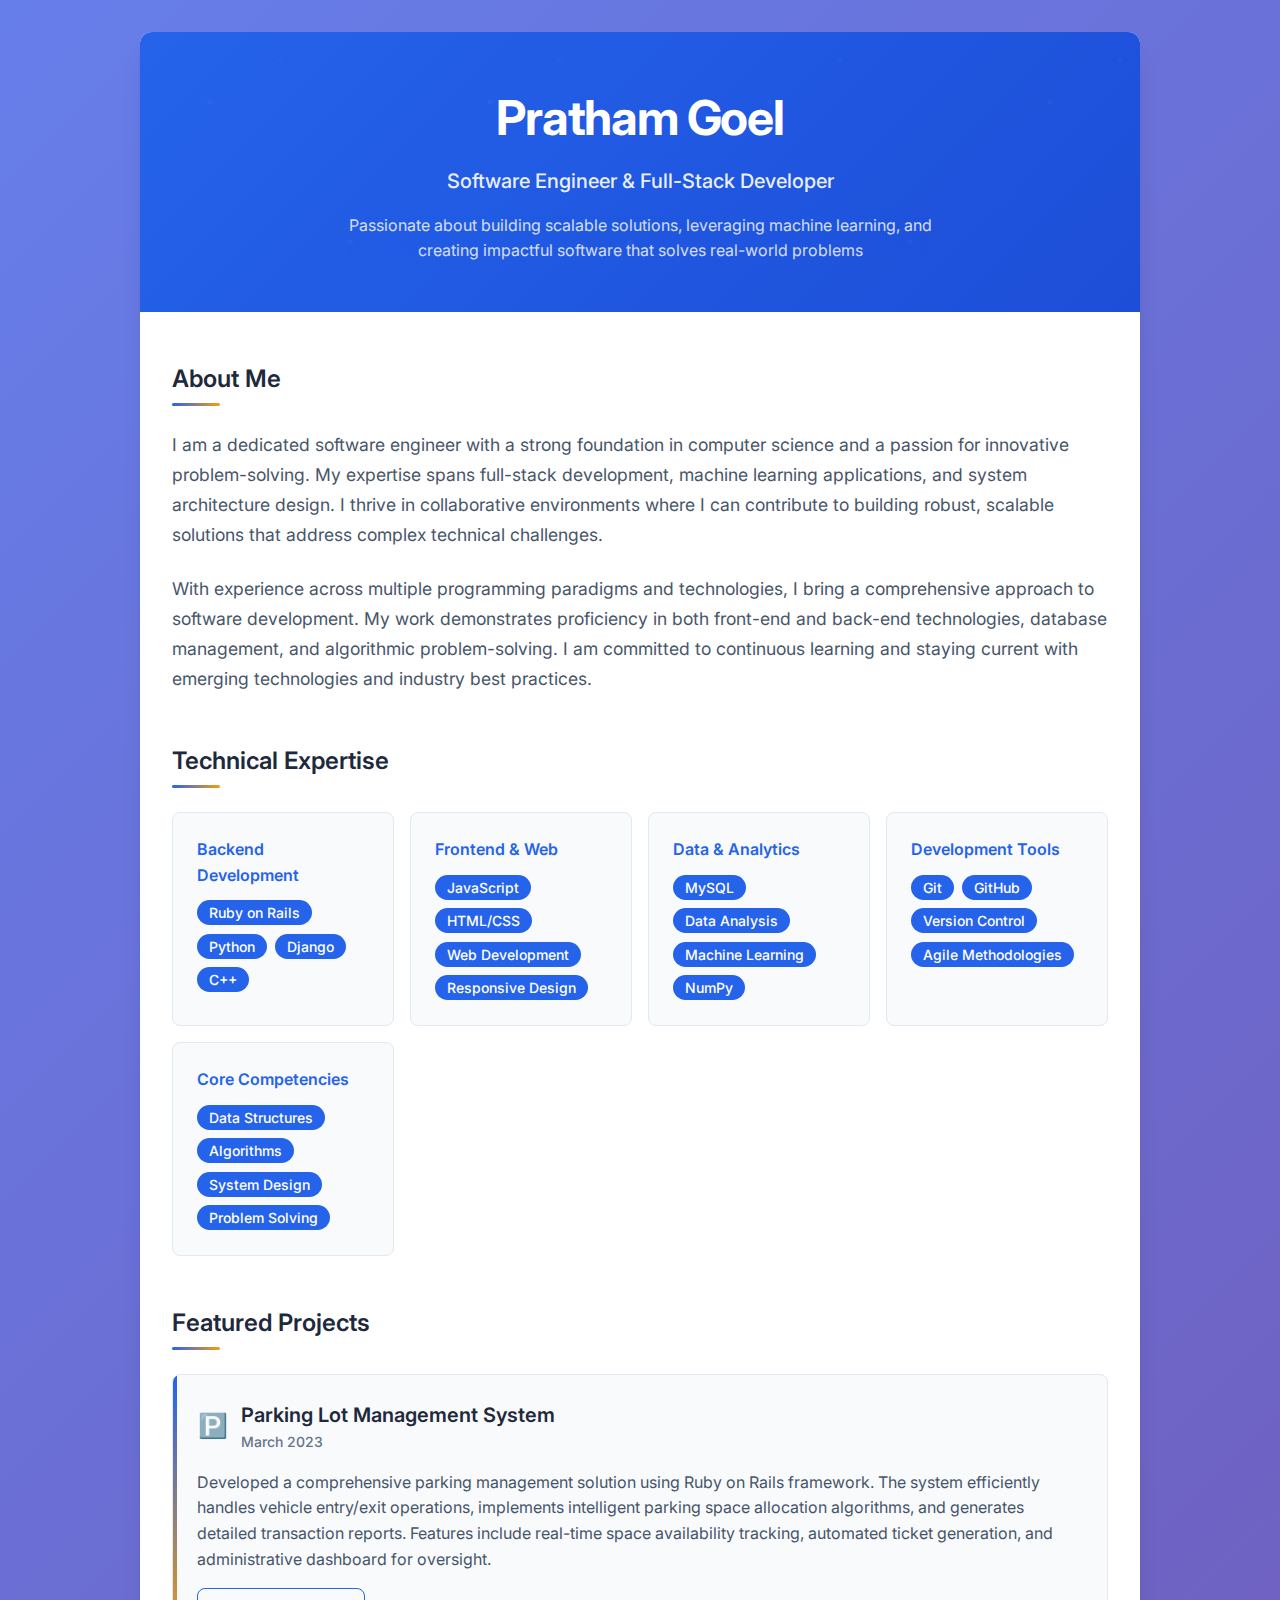
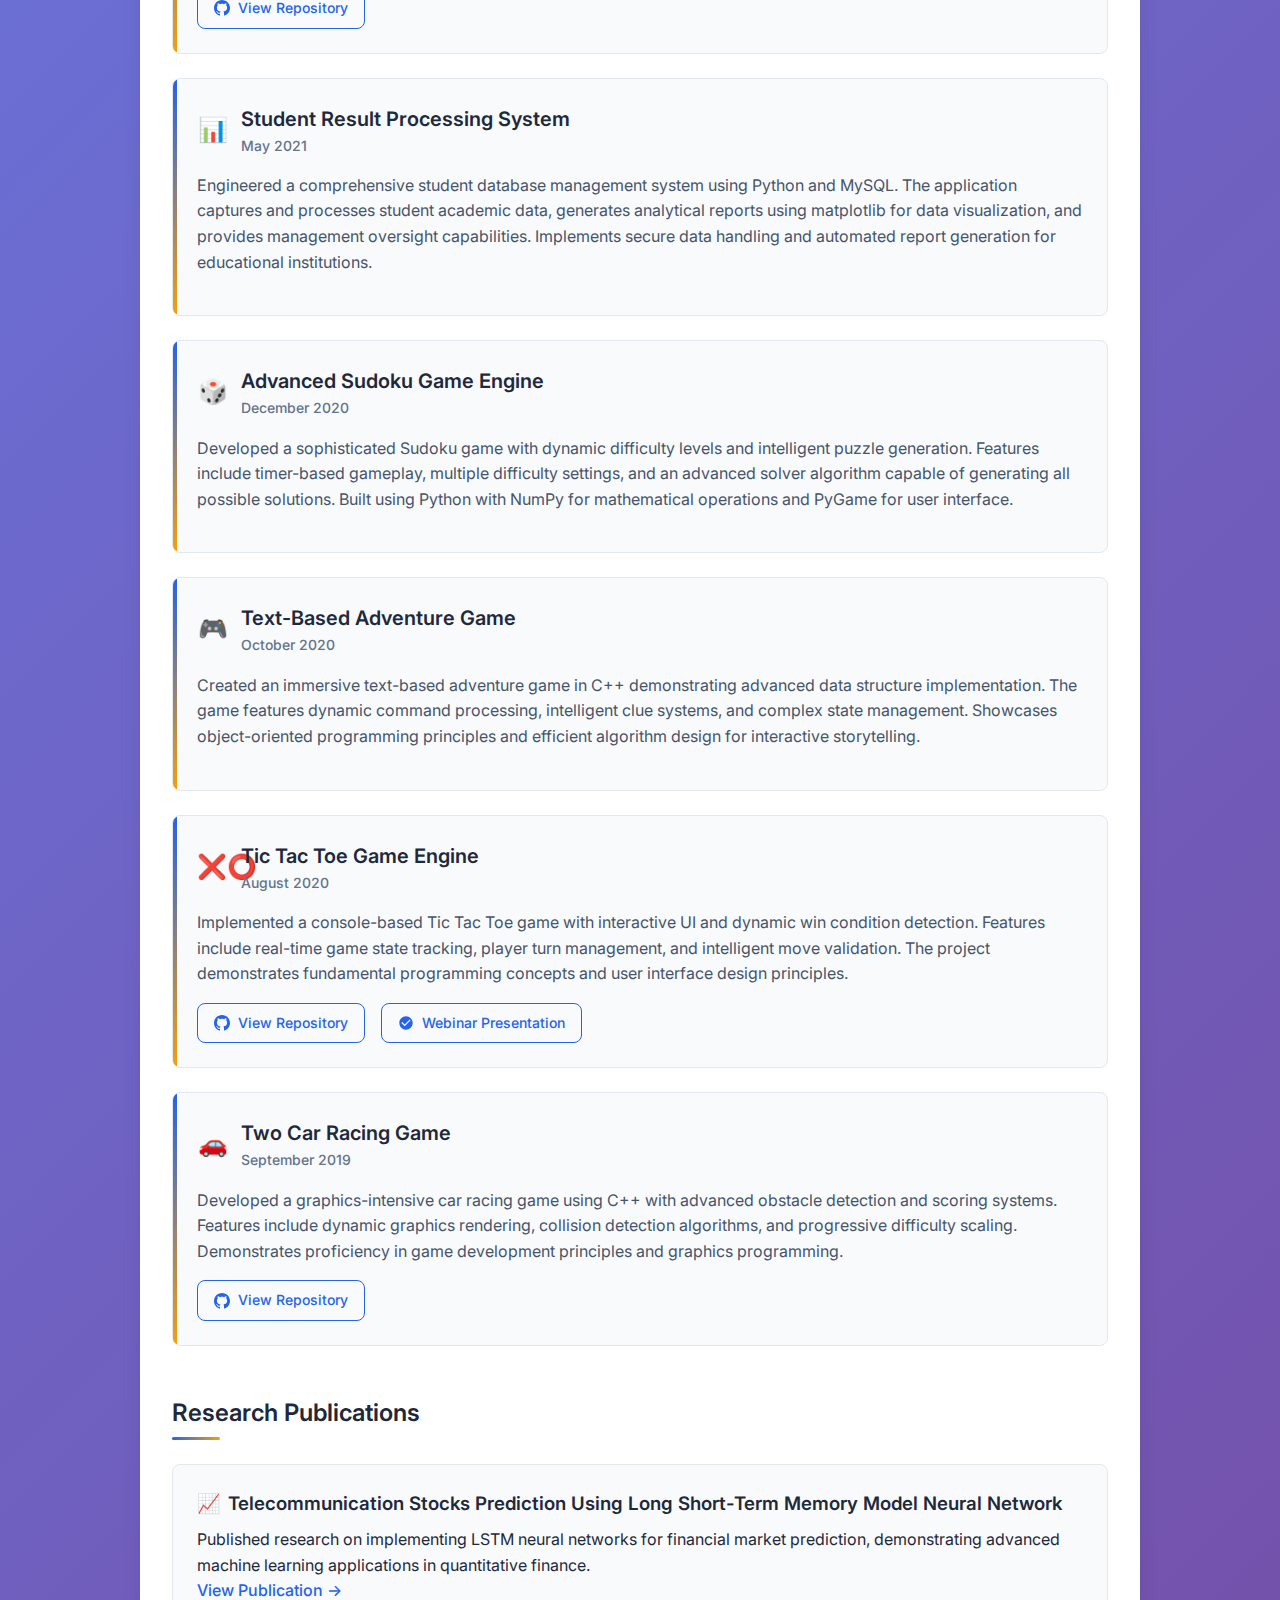
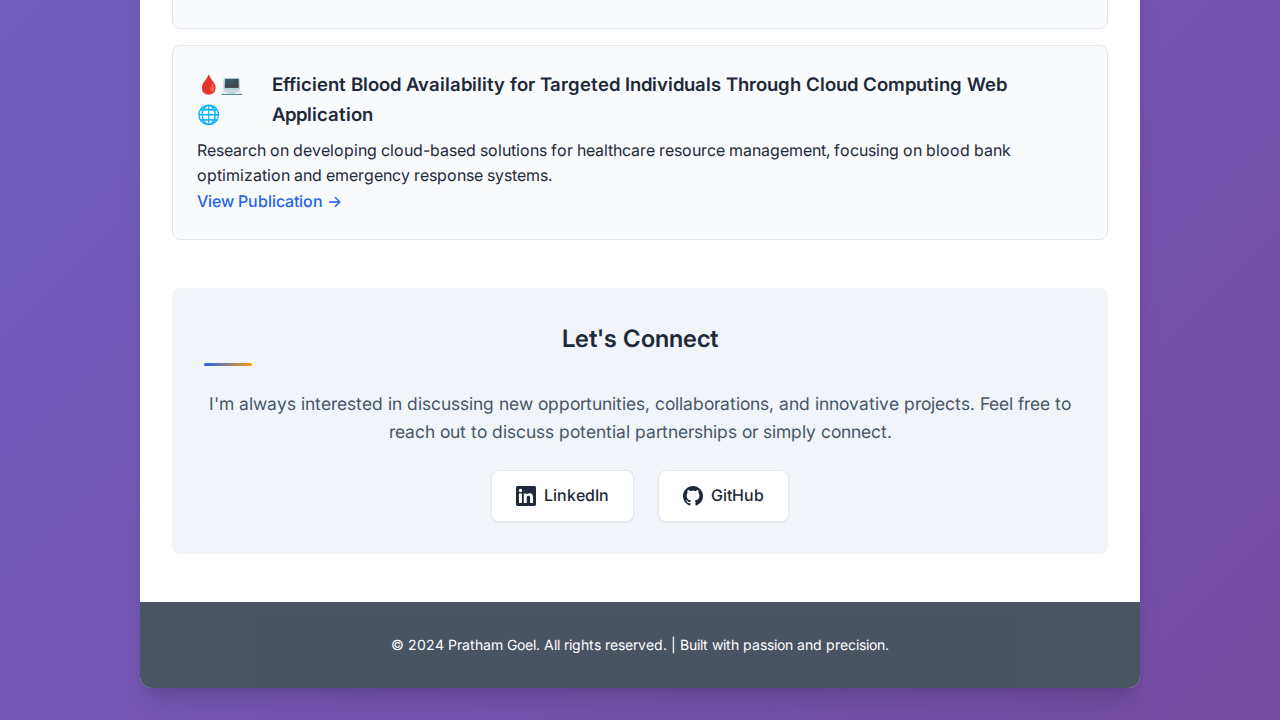
<file: v1/index.html>
<!DOCTYPE html>
<html lang="en">
<head>
  <meta charset="UTF-8">
  <meta name="viewport" content="width=device-width, initial-scale=1.0">
  <title>Pratham Goel - Software Engineer & Developer</title>
  <meta name="description" content="Pratham Goel is a passionate software engineer with expertise in full-stack development, machine learning, and system architecture. View portfolio, projects, and research.">
  <meta name="keywords" content="Pratham Goel, Software Engineer, Full Stack Developer, Machine Learning, Python, Ruby on Rails, C++">
  <meta name="author" content="Pratham Goel">
  
  <!-- Open Graph / Facebook -->
  <meta property="og:type" content="website">
  <meta property="og:url" content="https://prathamgoel.github.io/">
  <meta property="og:title" content="Pratham Goel - Software Engineer & Developer">
  <meta property="og:description" content="Passionate software engineer with expertise in full-stack development, machine learning, and system architecture.">
  
  <!-- Twitter -->
  <meta property="twitter:card" content="summary_large_image">
  <meta property="twitter:url" content="https://prathamgoel.github.io/">
  <meta property="twitter:title" content="Pratham Goel - Software Engineer & Developer">
  <meta property="twitter:description" content="Passionate software engineer with expertise in full-stack development, machine learning, and system architecture.">
  
  <!-- Fonts -->
  <link rel="preconnect" href="https://fonts.googleapis.com">
  <link rel="preconnect" href="https://fonts.gstatic.com" crossorigin>
  <link href="https://fonts.googleapis.com/css2?family=Inter:wght@400;500;600;700&display=swap" rel="stylesheet">
  
  <!-- Styles -->
  <link rel="stylesheet" href="styles.css">
  
  <!-- Favicon -->
  <link rel="icon" type="image/x-icon" href="data:image/svg+xml,<svg xmlns='http://www.w3.org/2000/svg' viewBox='0 0 100 100'><text y='.9em' font-size='90'>👨‍💻</text></svg>">
</head>
<body>
  <div class="container">
    <!-- Header Section -->
    <header class="header">
      <div class="header-content">
        <h1 class="name">Pratham Goel</h1>
        <p class="title">Software Engineer & Full-Stack Developer</p>
        <p class="subtitle">Passionate about building scalable solutions, leveraging machine learning, and creating impactful software that solves real-world problems</p>
      </div>
    </header>

    <!-- Main Content -->
    <main class="content">
      <!-- About Section -->
      <section class="section">
        <h2 class="section-title">About Me</h2>
        <p class="about-text">
          I am a dedicated software engineer with a strong foundation in computer science and a passion for innovative problem-solving. My expertise spans full-stack development, machine learning applications, and system architecture design. I thrive in collaborative environments where I can contribute to building robust, scalable solutions that address complex technical challenges.
        </p>
        <p class="about-text">
          With experience across multiple programming paradigms and technologies, I bring a comprehensive approach to software development. My work demonstrates proficiency in both front-end and back-end technologies, database management, and algorithmic problem-solving. I am committed to continuous learning and staying current with emerging technologies and industry best practices.
        </p>
      </section>

      <!-- Skills Section -->
      <section class="section">
        <h2 class="section-title">Technical Expertise</h2>
        <div class="skills-grid">
          <div class="skill-category">
            <h4>Backend Development</h4>
            <ul class="skill-list">
              <li><span class="skill-tag">Ruby on Rails</span></li>
              <li><span class="skill-tag">Python</span></li>
              <li><span class="skill-tag">Django</span></li>
              <li><span class="skill-tag">C++</span></li>
            </ul>
          </div>
          
          <div class="skill-category">
            <h4>Frontend & Web</h4>
            <ul class="skill-list">
              <li><span class="skill-tag">JavaScript</span></li>
              <li><span class="skill-tag">HTML/CSS</span></li>
              <li><span class="skill-tag">Web Development</span></li>
              <li><span class="skill-tag">Responsive Design</span></li>
            </ul>
          </div>
          
          <div class="skill-category">
            <h4>Data & Analytics</h4>
            <ul class="skill-list">
              <li><span class="skill-tag">MySQL</span></li>
              <li><span class="skill-tag">Data Analysis</span></li>
              <li><span class="skill-tag">Machine Learning</span></li>
              <li><span class="skill-tag">NumPy</span></li>
            </ul>
          </div>
          
          <div class="skill-category">
            <h4>Development Tools</h4>
            <ul class="skill-list">
              <li><span class="skill-tag">Git</span></li>
              <li><span class="skill-tag">GitHub</span></li>
              <li><span class="skill-tag">Version Control</span></li>
              <li><span class="skill-tag">Agile Methodologies</span></li>
            </ul>
          </div>
          
          <div class="skill-category">
            <h4>Core Competencies</h4>
            <ul class="skill-list">
              <li><span class="skill-tag">Data Structures</span></li>
              <li><span class="skill-tag">Algorithms</span></li>
              <li><span class="skill-tag">System Design</span></li>
              <li><span class="skill-tag">Problem Solving</span></li>
            </ul>
          </div>
        </div>
      </section>

      <!-- Projects Section -->
      <section class="section">
        <h2 class="section-title">Featured Projects</h2>
        <div class="projects-grid">
          <article class="project-card">
            <div class="project-header">
              <span class="project-icon">🅿️</span>
              <div>
                <h3 class="project-title">Parking Lot Management System</h3>
                <p class="project-date">March 2023</p>
              </div>
            </div>
            <p class="project-description">
              Developed a comprehensive parking management solution using Ruby on Rails framework. The system efficiently handles vehicle entry/exit operations, implements intelligent parking space allocation algorithms, and generates detailed transaction reports. Features include real-time space availability tracking, automated ticket generation, and administrative dashboard for oversight.
            </p>
            <div class="project-links">
              <a href="https://github.com/pratham16121/parking_lot" class="project-link" target="_blank" rel="noopener">
                <svg width="16" height="16" viewBox="0 0 24 24" fill="currentColor"><path d="M12 0c-6.626 0-12 5.373-12 12 0 5.302 3.438 9.8 8.207 11.387.599.111.793-.261.793-.577v-2.234c-3.338.726-4.033-1.416-4.033-1.416-.546-1.387-1.333-1.756-1.333-1.756-1.089-.745.083-.729.083-.729 1.205.084 1.839 1.237 1.839 1.237 1.07 1.834 2.807 1.304 3.492.997.107-.775.418-1.305.762-1.604-2.665-.305-5.467-1.334-5.467-5.931 0-1.311.469-2.381 1.236-3.221-.124-.303-.535-1.524.117-3.176 0 0 1.008-.322 3.301 1.23.957-.266 1.983-.399 3.003-.404 1.02.005 2.047.138 3.006.404 2.291-1.552 3.297-1.23 3.297-1.23.653 1.653.242 2.874.118 3.176.77.84 1.235 1.911 1.235 3.221 0 4.609-2.807 5.624-5.479 5.921.43.372.823 1.102.823 2.222v3.293c0 .319.192.694.801.576 4.765-1.589 8.199-6.086 8.199-11.386 0-6.627-5.373-12-12-12z"/></svg>
                View Repository
              </a>
            </div>
          </article>

          <article class="project-card">
            <div class="project-header">
              <span class="project-icon">📊</span>
              <div>
                <h3 class="project-title">Student Result Processing System</h3>
                <p class="project-date">May 2021</p>
              </div>
            </div>
            <p class="project-description">
              Engineered a comprehensive student database management system using Python and MySQL. The application captures and processes student academic data, generates analytical reports using matplotlib for data visualization, and provides management oversight capabilities. Implements secure data handling and automated report generation for educational institutions.
            </p>
          </article>

          <article class="project-card">
            <div class="project-header">
              <span class="project-icon">🎲</span>
              <div>
                <h3 class="project-title">Advanced Sudoku Game Engine</h3>
                <p class="project-date">December 2020</p>
              </div>
            </div>
            <p class="project-description">
              Developed a sophisticated Sudoku game with dynamic difficulty levels and intelligent puzzle generation. Features include timer-based gameplay, multiple difficulty settings, and an advanced solver algorithm capable of generating all possible solutions. Built using Python with NumPy for mathematical operations and PyGame for user interface.
            </p>
          </article>

          <article class="project-card">
            <div class="project-header">
              <span class="project-icon">🎮</span>
              <div>
                <h3 class="project-title">Text-Based Adventure Game</h3>
                <p class="project-date">October 2020</p>
              </div>
            </div>
            <p class="project-description">
              Created an immersive text-based adventure game in C++ demonstrating advanced data structure implementation. The game features dynamic command processing, intelligent clue systems, and complex state management. Showcases object-oriented programming principles and efficient algorithm design for interactive storytelling.
            </p>
          </article>

          <article class="project-card">
            <div class="project-header">
              <span class="project-icon">❌⭕</span>
              <div>
                <h3 class="project-title">Tic Tac Toe Game Engine</h3>
                <p class="project-date">August 2020</p>
              </div>
            </div>
            <p class="project-description">
              Implemented a console-based Tic Tac Toe game with interactive UI and dynamic win condition detection. Features include real-time game state tracking, player turn management, and intelligent move validation. The project demonstrates fundamental programming concepts and user interface design principles.
            </p>
            <div class="project-links">
              <a href="https://github.com/Pratham16121/Tic-Tac-Toe" class="project-link" target="_blank" rel="noopener">
                <svg width="16" height="16" viewBox="0 0 24 24" fill="currentColor"><path d="M12 0c-6.626 0-12 5.373-12 12 0 5.302 3.438 9.8 8.207 11.387.599.111.793-.261.793-.577v-2.234c-3.338.726-4.033-1.416-4.033-1.416-.546-1.387-1.333-1.756-1.333-1.756-1.089-.745.083-.729.083-.729 1.205.084 1.839 1.237 1.839 1.237 1.07 1.834 2.807 1.304 3.492.997.107-.775.418-1.305.762-1.604-2.665-.305-5.467-1.334-5.467-5.931 0-1.311.469-2.381 1.236-3.221-.124-.303-.535-1.524.117-3.176 0 0 1.008-.322 3.301 1.23.957-.266 1.983-.399 3.003-.404 1.02.005 2.047.138 3.006.404 2.291-1.552 3.297-1.23 3.297-1.23.653 1.653.242 2.874.118 3.176.77.84 1.235 1.911 1.235 3.221 0 4.609-2.807 5.624-5.479 5.921.43.372.823 1.102.823 2.222v3.293c0 .319.192.694.801.576 4.765-1.589 8.199-6.086 8.199-11.386 0-6.627-5.373-12-12-12z"/></svg>
                View Repository
              </a>
              <a href="https://www.suas.ac.in/game-development-strategies/" class="project-link" target="_blank" rel="noopener">
                <svg width="16" height="16" viewBox="0 0 24 24" fill="currentColor"><path d="M12 2C6.48 2 2 6.48 2 12s4.48 10 10 10 10-4.48 10-10S17.52 2 12 2zm-2 15l-5-5 1.41-1.41L10 14.17l7.59-7.59L19 8l-9 9z"/></svg>
                Webinar Presentation
              </a>
            </div>
          </article>

          <article class="project-card">
            <div class="project-header">
              <span class="project-icon">🚗</span>
              <div>
                <h3 class="project-title">Two Car Racing Game</h3>
                <p class="project-date">September 2019</p>
              </div>
            </div>
            <p class="project-description">
              Developed a graphics-intensive car racing game using C++ with advanced obstacle detection and scoring systems. Features include dynamic graphics rendering, collision detection algorithms, and progressive difficulty scaling. Demonstrates proficiency in game development principles and graphics programming.
            </p>
            <div class="project-links">
              <a href="https://github.com/pratham16121/Two-Cars" class="project-link" target="_blank" rel="noopener">
                <svg width="16" height="16" viewBox="0 0 24 24" fill="currentColor"><path d="M12 0c-6.626 0-12 5.373-12 12 0 5.302 3.438 9.8 8.207 11.387.599.111.793-.261.793-.577v-2.234c-3.338.726-4.033-1.416-4.033-1.416-.546-1.387-1.333-1.756-1.333-1.756-1.089-.745.083-.729.083-.729 1.205.084 1.839 1.237 1.839 1.237 1.07 1.834 2.807 1.304 3.492.997.107-.775.418-1.305.762-1.604-2.665-.305-5.467-1.334-5.467-5.931 0-1.311.469-2.381 1.236-3.221-.124-.303-.535-1.524.117-3.176 0 0 1.008-.322 3.301 1.23.957-.266 1.983-.399 3.003-.404 1.02.005 2.047.138 3.006.404 2.291-1.552 3.297-1.23 3.297-1.23.653 1.653.242 2.874.118 3.176.77.84 1.235 1.911 1.235 3.221 0 4.609-2.807 5.624-5.479 5.921.43.372.823 1.102.823 2.222v3.293c0 .319.192.694.801.576 4.765-1.589 8.199-6.086 8.199-11.386 0-6.627-5.373-12-12-12z"/></svg>
                View Repository
              </a>
            </div>
          </article>
        </div>
      </section>

      <!-- Research Section -->
      <section class="section">
        <h2 class="section-title">Research Publications</h2>
        <ul class="research-list">
          <li class="research-item">
            <h3 class="research-title">
              <span>📈</span>
              Telecommunication Stocks Prediction Using Long Short-Term Memory Model Neural Network
            </h3>
            <p>Published research on implementing LSTM neural networks for financial market prediction, demonstrating advanced machine learning applications in quantitative finance.</p>
            <a href="https://link.springer.com/chapter/10.1007/978-3-031-21750-0_26" class="research-link" target="_blank" rel="noopener">View Publication →</a>
          </li>
          <li class="research-item">
            <h3 class="research-title">
              <span>🩸💻🌐</span>
              Efficient Blood Availability for Targeted Individuals Through Cloud Computing Web Application
            </h3>
            <p>Research on developing cloud-based solutions for healthcare resource management, focusing on blood bank optimization and emergency response systems.</p>
            <a href="https://ieeexplore.ieee.org/document/10284940" class="research-link" target="_blank" rel="noopener">View Publication →</a>
          </li>
        </ul>
      </section>

      <!-- Contact Section -->
      <section class="section">
        <div class="contact-section">
          <h2 class="section-title">Let's Connect</h2>
          <p class="contact-text">
            I'm always interested in discussing new opportunities, collaborations, and innovative projects. Feel free to reach out to discuss potential partnerships or simply connect.
          </p>
          <div class="contact-links">
            <a href="https://www.linkedin.com/in/pratham16121/" class="contact-link" target="_blank" rel="noopener">
              <svg class="contact-icon" viewBox="0 0 24 24" fill="currentColor"><path d="M20.447 20.452h-3.554v-5.569c0-1.328-.027-3.037-1.852-3.037-1.853 0-2.136 1.445-2.136 2.939v5.667H9.351V9h3.414v1.561h.046c.477-.9 1.637-1.85 3.37-1.85 3.601 0 4.267 2.37 4.267 5.455v6.286zM5.337 7.433c-1.144 0-2.063-.926-2.063-2.065 0-1.138.92-2.063 2.063-2.063 1.14 0 2.064.925 2.064 2.063 0 1.139-.925 2.065-2.064 2.065zm1.782 13.019H3.555V9h3.564v11.452zM22.225 0H1.771C.792 0 0 .774 0 1.729v20.542C0 23.227.792 24 1.771 24h20.451C23.2 24 24 23.227 24 22.271V1.729C24 .774 23.2 0 22.222 0h.003z"/></svg>
              LinkedIn
            </a>
            <a href="https://github.com/Pratham16121/" class="contact-link" target="_blank" rel="noopener">
              <svg class="contact-icon" viewBox="0 0 24 24" fill="currentColor"><path d="M12 0c-6.626 0-12 5.373-12 12 0 5.302 3.438 9.8 8.207 11.387.599.111.793-.261.793-.577v-2.234c-3.338.726-4.033-1.416-4.033-1.416-.546-1.387-1.333-1.756-1.333-1.756-1.089-.745.083-.729.083-.729 1.205.084 1.839 1.237 1.839 1.237 1.07 1.834 2.807 1.304 3.492.997.107-.775.418-1.305.762-1.604-2.665-.305-5.467-1.334-5.467-5.931 0-1.311.469-2.381 1.236-3.221-.124-.303-.535-1.524.117-3.176 0 0 1.008-.322 3.301 1.23.957-.266 1.983-.399 3.003-.404 1.02.005 2.047.138 3.006.404 2.291-1.552 3.297-1.23 3.297-1.23.653 1.653.242 2.874.118 3.176.77.84 1.235 1.911 1.235 3.221 0 4.609-2.807 5.624-5.479 5.921.43.372.823 1.102.823 2.222v3.293c0 .319.192.694.801.576 4.765-1.589 8.199-6.086 8.199-11.386 0-6.627-5.373-12-12-12z"/></svg>
              GitHub
            </a>
          </div>
        </div>
      </section>
    </main>

    <!-- Footer -->
    <footer class="footer">
      <p>&copy; 2024 Pratham Goel. All rights reserved. | Built with passion and precision.</p>
    </footer>
  </div>
</body>
</html>
</file>
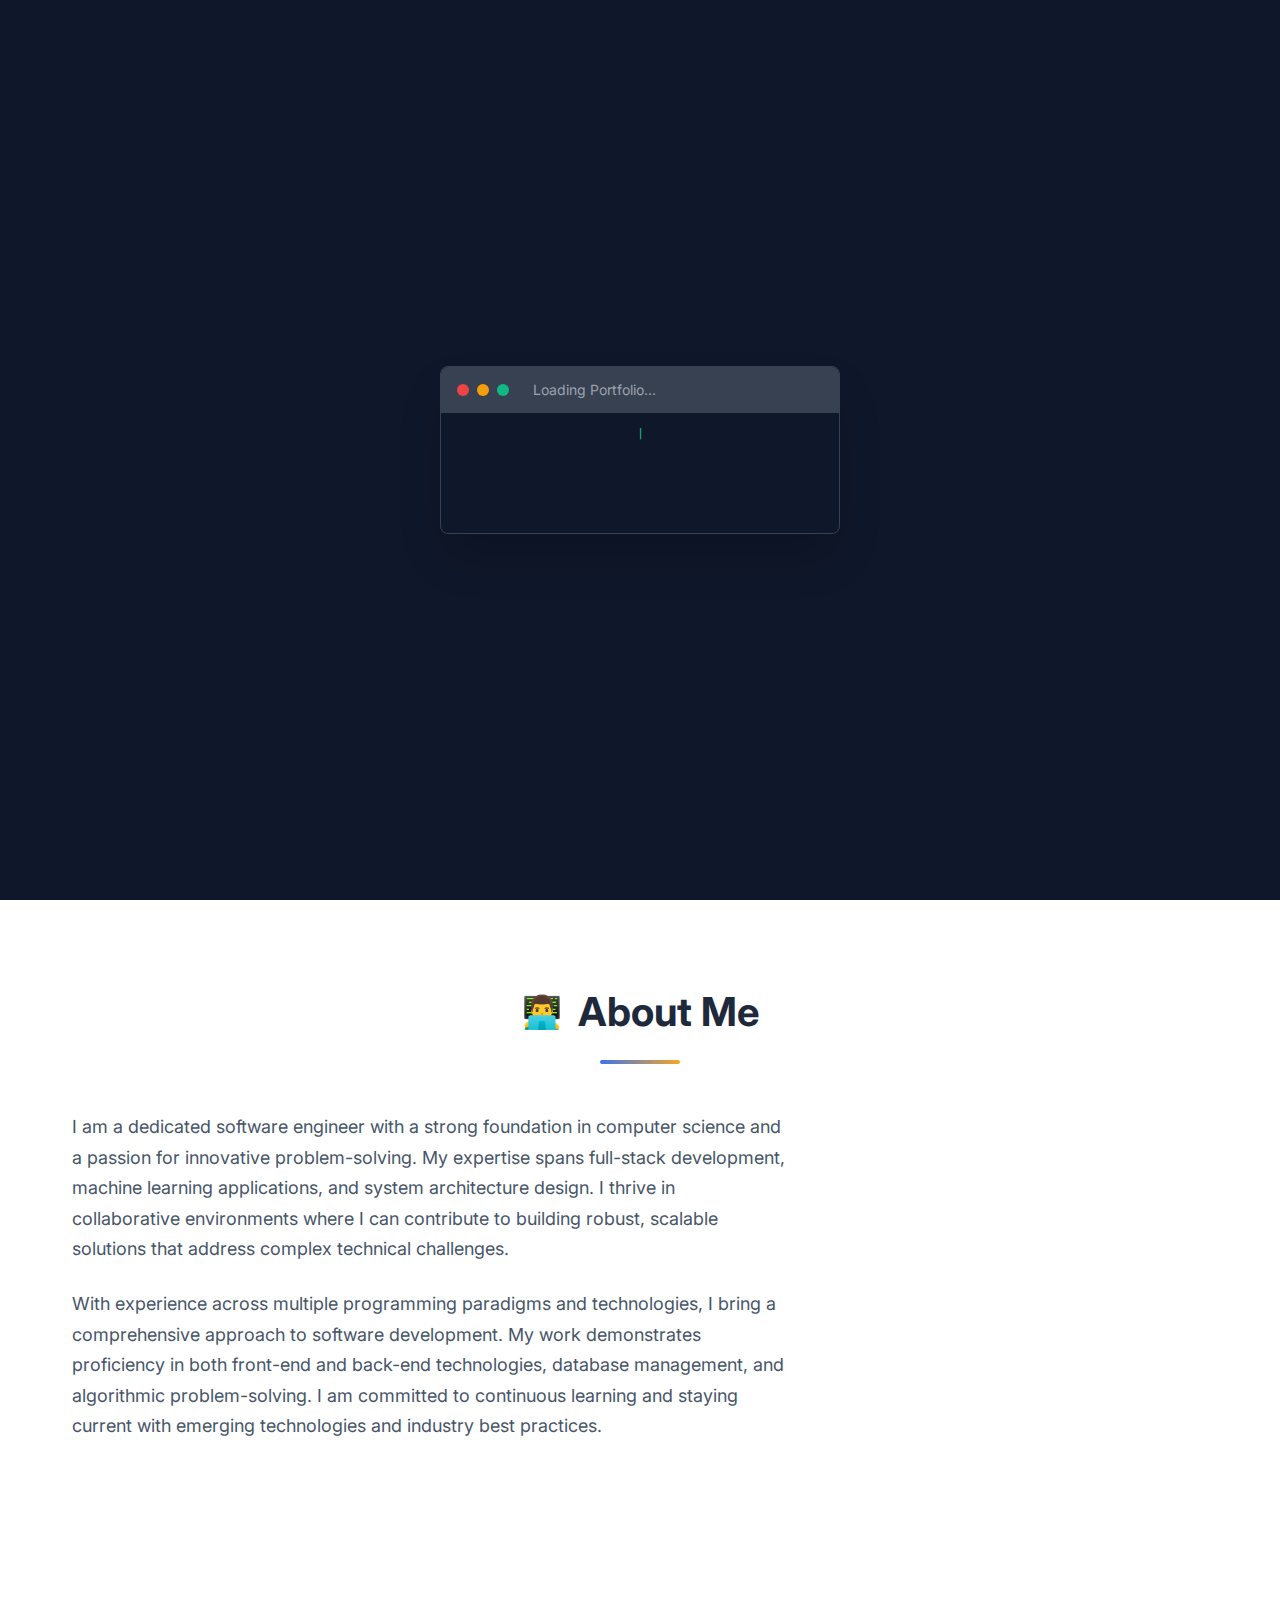
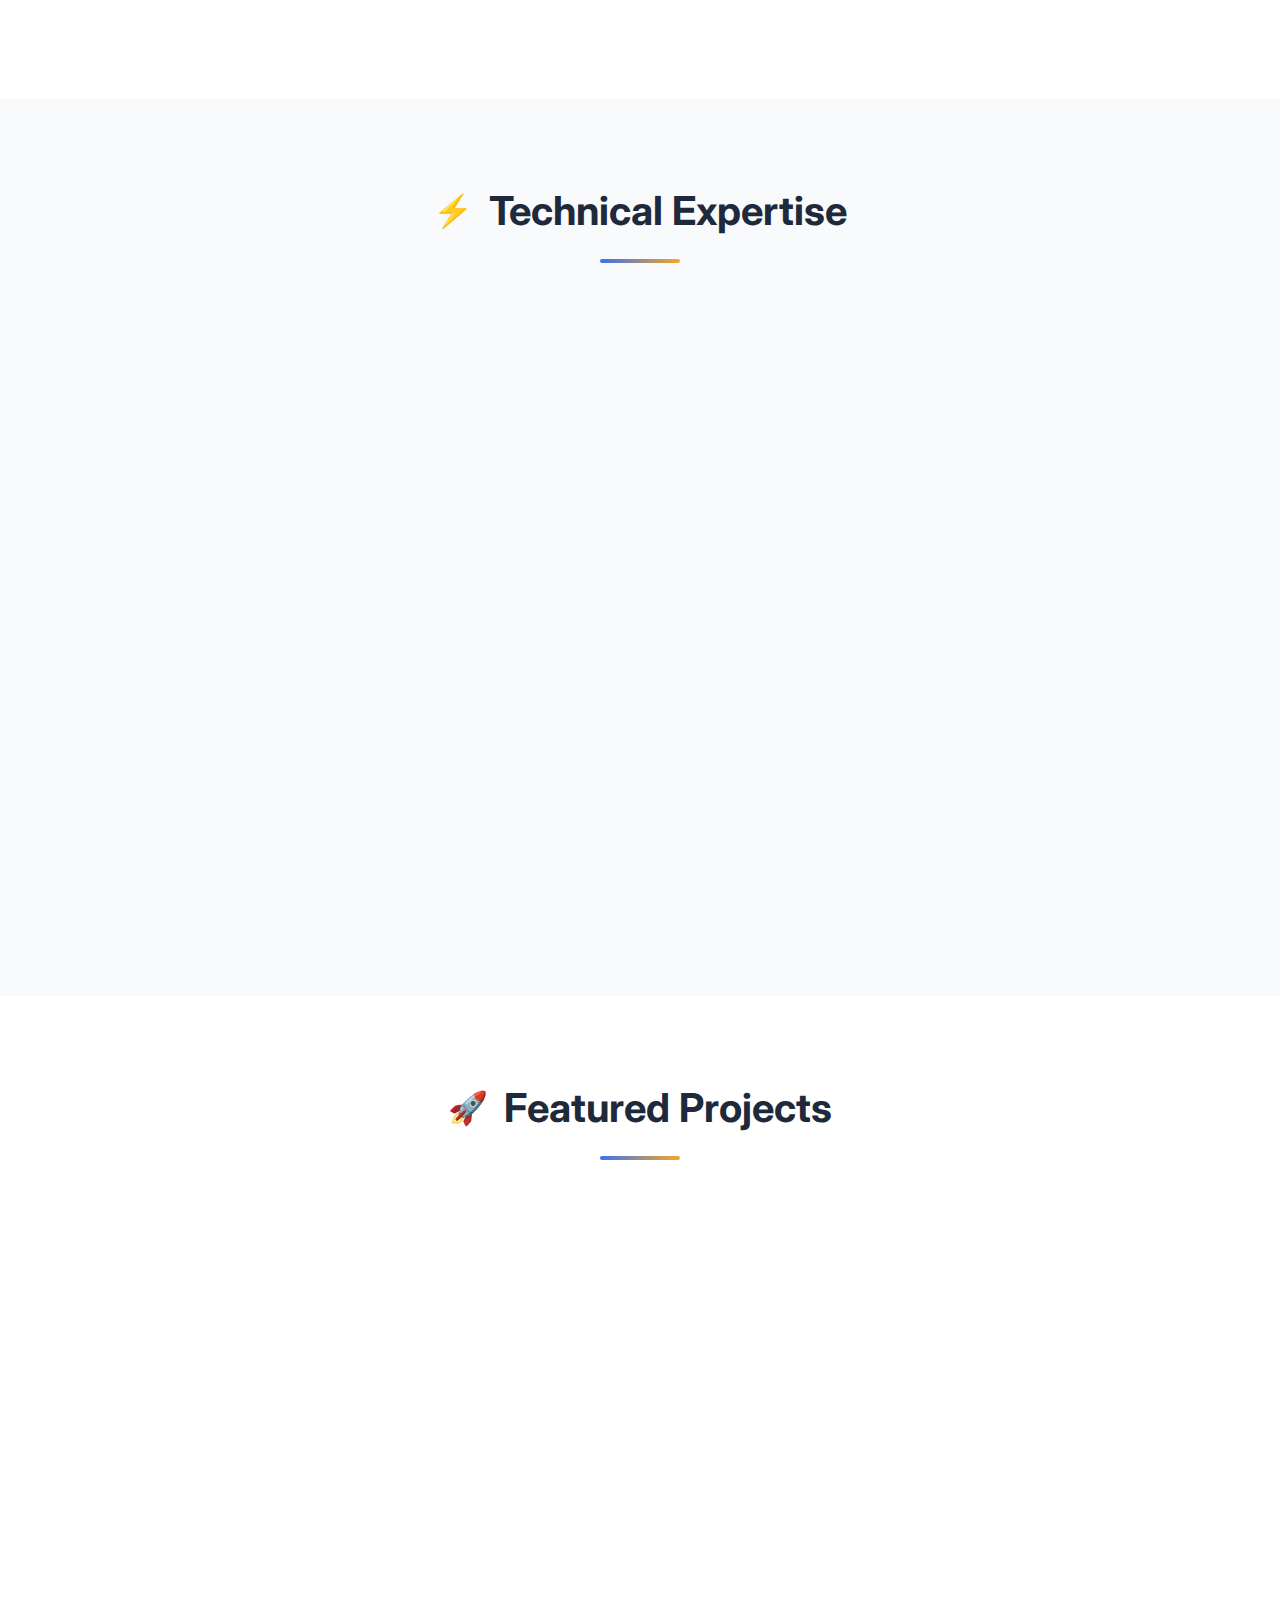
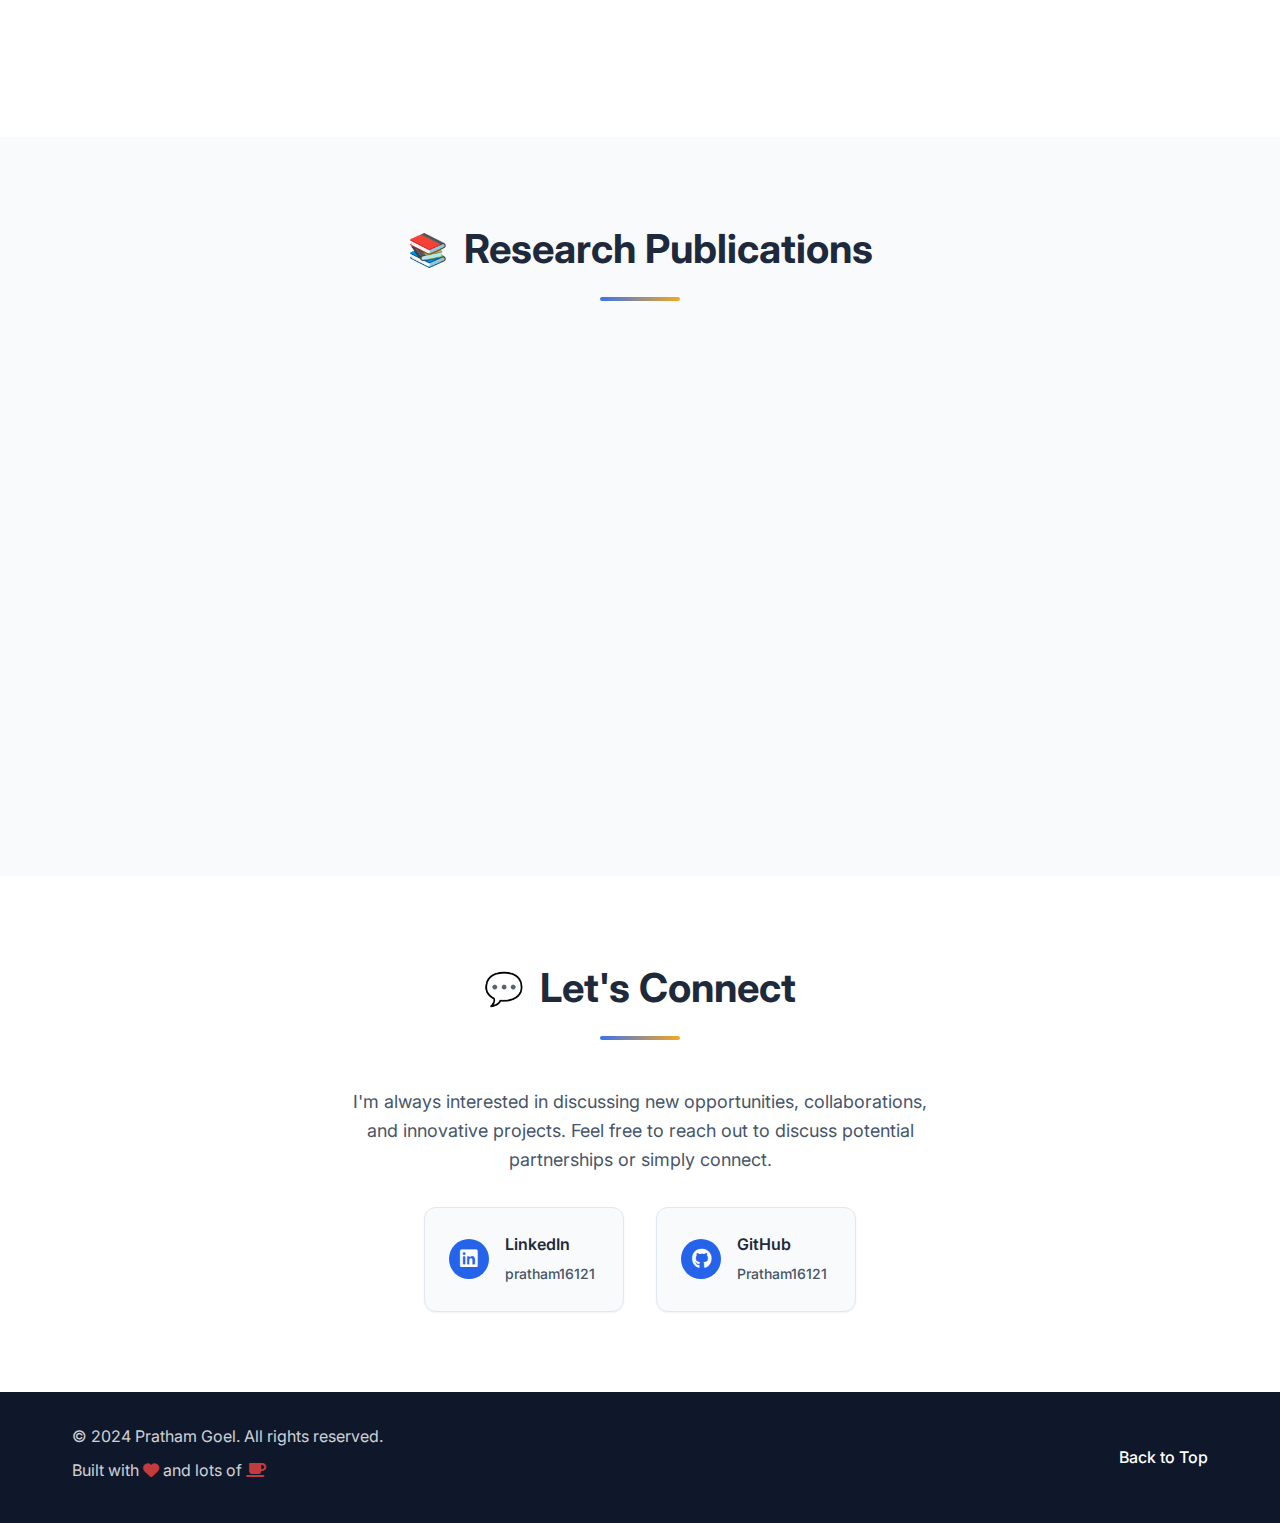
<file: v2/index.html>
<!DOCTYPE html>
<html lang="en">
<head>
  <meta charset="UTF-8">
  <meta name="viewport" content="width=device-width, initial-scale=1.0">
  <title>Pratham Goel - Software Engineer & Developer</title>
  <meta name="description" content="Pratham Goel is a passionate software engineer with expertise in full-stack development, machine learning, and system architecture. View portfolio, projects, and research.">
  <meta name="keywords" content="Pratham Goel, Software Engineer, Full Stack Developer, Machine Learning, Python, Ruby on Rails, C++">
  <meta name="author" content="Pratham Goel">
  
  <!-- Open Graph / Facebook -->
  <meta property="og:type" content="website">
  <meta property="og:url" content="https://prathamgoel.github.io/">
  <meta property="og:title" content="Pratham Goel - Software Engineer & Developer">
  <meta property="og:description" content="Passionate software engineer with expertise in full-stack development, machine learning, and system architecture.">
  
  <!-- Twitter -->
  <meta property="twitter:card" content="summary_large_image">
  <meta property="twitter:url" content="https://prathamgoel.github.io/">
  <meta property="twitter:title" content="Pratham Goel - Software Engineer & Developer">
  <meta property="twitter:description" content="Passionate software engineer with expertise in full-stack development, machine learning, and system architecture.">
  
  <!-- Fonts -->
  <link rel="preconnect" href="https://fonts.googleapis.com">
  <link rel="preconnect" href="https://fonts.gstatic.com" crossorigin>
  <link href="https://fonts.googleapis.com/css2?family=Inter:wght@400;500;600;700&family=JetBrains+Mono:wght@400;500;600&display=swap" rel="stylesheet">
  
  <!-- FontAwesome -->
  <link rel="stylesheet" href="https://cdnjs.cloudflare.com/ajax/libs/font-awesome/6.4.0/css/all.min.css">
  
  <!-- Styles -->
  <link rel="stylesheet" href="styles.css">
  
  <!-- Favicon -->
  <link rel="icon" type="image/x-icon" href="data:image/svg+xml,<svg xmlns='http://www.w3.org/2000/svg' viewBox='0 0 100 100'><text y='.9em' font-size='90'>👨‍💻</text></svg>">
</head>
<body>
  <!-- Loading Screen -->
  <div class="loading-screen" id="loadingScreen">
    <div class="loading-content">
      <div class="terminal-window">
        <div class="terminal-header">
          <div class="terminal-buttons">
            <span class="terminal-btn close"></span>
            <span class="terminal-btn minimize"></span>
            <span class="terminal-btn maximize"></span>
          </div>
          <span class="terminal-title">Loading Portfolio...</span>
        </div>
        <div class="terminal-body">
          <div class="typing-text" id="typingText"></div>
          <span class="cursor">|</span>
        </div>
      </div>
    </div>
  </div>

  <!-- Navigation -->
  <nav class="navbar" id="navbar">
    <div class="nav-container">
      <div class="nav-logo">
        <span class="logo-icon">👨‍💻</span>
        <span class="logo-text">Pratham Goel</span>
      </div>
      <ul class="nav-menu" id="navMenu">
        <li><a href="#home" class="nav-link">Home</a></li>
        <li><a href="#about" class="nav-link">About</a></li>
        <li><a href="#skills" class="nav-link">Skills</a></li>
        <li><a href="#projects" class="nav-link">Projects</a></li>
        <li><a href="#research" class="nav-link">Research</a></li>
        <li><a href="#contact" class="nav-link">Contact</a></li>
      </ul>
      <div class="nav-toggle" id="navToggle">
        <span></span>
        <span></span>
        <span></span>
      </div>
    </div>
  </nav>

  <!-- Hero Section with 3D Workspace -->
  <section id="home" class="hero-section">
    <div class="hero-background">
      <div class="grid-overlay"></div>
      <div class="floating-elements">
        <div class="floating-code" data-speed="0.5">const developer = { passion: 'coding' };</div>
        <div class="floating-code" data-speed="0.3">function createAmazing() { return 'portfolio'; }</div>
        <div class="floating-code" data-speed="0.7">npm install creativity</div>
      </div>
    </div>
    
    <div class="hero-content">
      <div class="hero-text">
        <h1 class="hero-title">
          <span class="title-line">Hello, I'm</span>
          <span class="title-name">Pratham Goel</span>
          <span class="title-role">Software Engineer & Full-Stack Developer</span>
        </h1>
        <p class="hero-subtitle">
          Passionate about building scalable solutions, leveraging machine learning, and creating impactful software that solves real-world problems
        </p>
        <div class="hero-buttons">
          <a href="#projects" class="btn btn-primary">
            <i class="fas fa-code"></i>
            View Projects
          </a>
          <a href="#contact" class="btn btn-secondary">
            <i class="fas fa-envelope"></i>
            Get In Touch
          </a>
        </div>
      </div>
      
      <div class="hero-workspace">
        <div class="workspace-3d" id="workspace3d">
          <!-- Main Monitor -->
          <div class="monitor main-monitor">
            <div class="monitor-screen">
              <div class="code-editor">
                <div class="editor-header">
                  <div class="file-tabs">
                    <span class="file-tab active">portfolio.js</span>
                    <span class="file-tab">styles.css</span>
                    <span class="file-tab">index.html</span>
                  </div>
                </div>
                <div class="code-content">
                  <div class="line-numbers">
                    <span>1</span><span>2</span><span>3</span><span>4</span><span>5</span>
                  </div>
                  <div class="code-lines">
                    <div class="code-line"><span class="keyword">const</span> <span class="variable">developer</span> = {</div>
                    <div class="code-line">  <span class="property">name</span>: <span class="string">'Pratham Goel'</span>,</div>
                    <div class="code-line">  <span class="property">skills</span>: [<span class="string">'JavaScript'</span>, <span class="string">'Python'</span>],</div>
                    <div class="code-line">  <span class="property">passion</span>: <span class="string">'Building amazing things'</span></div>
                    <div class="code-line">};</div>
                  </div>
                </div>
              </div>
            </div>
            <div class="monitor-stand"></div>
          </div>
          
          <!-- Secondary Monitor -->
          <div class="monitor secondary-monitor">
            <div class="monitor-screen">
              <div class="terminal-window">
                <div class="terminal-header">
                  <div class="terminal-buttons">
                    <span class="terminal-btn close"></span>
                    <span class="terminal-btn minimize"></span>
                    <span class="terminal-btn maximize"></span>
                  </div>
                  <span class="terminal-title">Terminal</span>
                </div>
                <div class="terminal-body">
                  <div class="terminal-line">$ npm start</div>
                  <div class="terminal-line">🚀 Server running on port 3000</div>
                  <div class="terminal-line">✨ Portfolio loaded successfully</div>
                  <div class="terminal-line">$ <span class="cursor">|</span></div>
                </div>
              </div>
            </div>
            <div class="monitor-stand"></div>
          </div>
          
          <!-- Laptop -->
          <div class="laptop">
            <div class="laptop-screen">
              <div class="file-explorer">
                <div class="explorer-header">
                  <i class="fas fa-folder"></i>
                  <span>Projects</span>
                </div>
                <div class="explorer-content">
                  <div class="file-item"><i class="fas fa-file-code"></i> parking-lot/</div>
                  <div class="file-item"><i class="fas fa-file-code"></i> sudoku-game/</div>
                  <div class="file-item"><i class="fas fa-file-code"></i> racing-game/</div>
                  <div class="file-item"><i class="fas fa-file-code"></i> portfolio/</div>
                </div>
              </div>
            </div>
            <div class="laptop-base"></div>
          </div>
          
          <!-- Coffee Cup -->
          <div class="coffee-cup">
            <div class="cup"></div>
            <div class="steam"></div>
          </div>
        </div>
      </div>
    </div>
    
    <div class="scroll-indicator">
      <div class="scroll-arrow"></div>
      <span>Scroll to explore</span>
    </div>
  </section>

  <!-- About Section -->
  <section id="about" class="about-section">
    <div class="container">
      <div class="section-header">
        <h2 class="section-title">
          <span class="title-icon">👨‍💻</span>
          About Me
        </h2>
        <div class="title-line"></div>
      </div>
      
      <div class="about-content">
        <div class="about-text">
          <p class="about-paragraph">
            I am a dedicated software engineer with a strong foundation in computer science and a passion for innovative problem-solving. My expertise spans full-stack development, machine learning applications, and system architecture design. I thrive in collaborative environments where I can contribute to building robust, scalable solutions that address complex technical challenges.
          </p>
          <p class="about-paragraph">
            With experience across multiple programming paradigms and technologies, I bring a comprehensive approach to software development. My work demonstrates proficiency in both front-end and back-end technologies, database management, and algorithmic problem-solving. I am committed to continuous learning and staying current with emerging technologies and industry best practices.
          </p>
        </div>
        
        <div class="about-stats">
          <div class="stat-item">
            <div class="stat-number" data-target="5">0</div>
            <div class="stat-label">Years Experience</div>
          </div>
          <div class="stat-item">
            <div class="stat-number" data-target="20">0</div>
            <div class="stat-label">Projects Completed</div>
          </div>
          <div class="stat-item">
            <div class="stat-number" data-target="2">0</div>
            <div class="stat-label">Research Papers</div>
          </div>
        </div>
      </div>
    </div>
  </section>

  <!-- Skills Section -->
  <section id="skills" class="skills-section">
    <div class="container">
      <div class="section-header">
        <h2 class="section-title">
          <span class="title-icon">⚡</span>
          Technical Expertise
        </h2>
        <div class="title-line"></div>
      </div>
      
      <div class="skills-grid">
        <div class="skill-category" data-category="backend">
          <div class="category-header">
            <i class="fas fa-server"></i>
            <h4>Backend Development</h4>
          </div>
          <ul class="skill-list">
            <li><span class="skill-tag"><i class="fab fa-ruby"></i> Ruby on Rails</span></li>
            <li><span class="skill-tag"><i class="fab fa-python"></i> Python</span></li>
            <li><span class="skill-tag"><i class="fas fa-code"></i> Django</span></li>
            <li><span class="skill-tag"><i class="fas fa-copyright"></i> C++</span></li>
          </ul>
        </div>
        
        <div class="skill-category" data-category="frontend">
          <div class="category-header">
            <i class="fas fa-palette"></i>
            <h4>Frontend & Web</h4>
          </div>
          <ul class="skill-list">
            <li><span class="skill-tag"><i class="fab fa-js-square"></i> JavaScript</span></li>
            <li><span class="skill-tag"><i class="fab fa-html5"></i> HTML/CSS</span></li>
            <li><span class="skill-tag"><i class="fas fa-globe"></i> Web Development</span></li>
            <li><span class="skill-tag"><i class="fas fa-mobile-alt"></i> Responsive Design</span></li>
          </ul>
        </div>
        
        <div class="skill-category" data-category="data">
          <div class="category-header">
            <i class="fas fa-database"></i>
            <h4>Data & Analytics</h4>
          </div>
          <ul class="skill-list">
            <li><span class="skill-tag"><i class="fas fa-database"></i> MySQL</span></li>
            <li><span class="skill-tag"><i class="fas fa-chart-bar"></i> Data Analysis</span></li>
            <li><span class="skill-tag"><i class="fas fa-brain"></i> Machine Learning</span></li>
            <li><span class="skill-tag"><i class="fas fa-calculator"></i> NumPy</span></li>
          </ul>
        </div>
        
        <div class="skill-category" data-category="tools">
          <div class="category-header">
            <i class="fas fa-tools"></i>
            <h4>Development Tools</h4>
          </div>
          <ul class="skill-list">
            <li><span class="skill-tag"><i class="fab fa-git-alt"></i> Git</span></li>
            <li><span class="skill-tag"><i class="fab fa-github"></i> GitHub</span></li>
            <li><span class="skill-tag"><i class="fas fa-code-branch"></i> Version Control</span></li>
            <li><span class="skill-tag"><i class="fas fa-users"></i> Agile Methodologies</span></li>
          </ul>
        </div>
        
        <div class="skill-category" data-category="core">
          <div class="category-header">
            <i class="fas fa-cogs"></i>
            <h4>Core Competencies</h4>
          </div>
          <ul class="skill-list">
            <li><span class="skill-tag"><i class="fas fa-sitemap"></i> Data Structures</span></li>
            <li><span class="skill-tag"><i class="fas fa-project-diagram"></i> Algorithms</span></li>
            <li><span class="skill-tag"><i class="fas fa-archway"></i> System Design</span></li>
            <li><span class="skill-tag"><i class="fas fa-lightbulb"></i> Problem Solving</span></li>
          </ul>
        </div>
      </div>
    </div>
  </section>

  <!-- Projects Section -->
  <section id="projects" class="projects-section">
    <div class="container">
      <div class="section-header">
        <h2 class="section-title">
          <span class="title-icon">🚀</span>
          Featured Projects
        </h2>
        <div class="title-line"></div>
      </div>
      
      <div class="projects-grid">
        <article class="project-card" data-project="parking">
          <div class="project-header">
            <span class="project-icon">🅿️</span>
            <div>
              <h3 class="project-title">Parking Lot Management System</h3>
              <p class="project-date">March 2023</p>
            </div>
          </div>
          <p class="project-description">
            Developed a comprehensive parking management solution using Ruby on Rails framework. The system efficiently handles vehicle entry/exit operations, implements intelligent parking space allocation algorithms, and generates detailed transaction reports. Features include real-time space availability tracking, automated ticket generation, and administrative dashboard for oversight.
          </p>
          <div class="project-tech">
            <span class="tech-tag">Ruby on Rails</span>
            <span class="tech-tag">MySQL</span>
            <span class="tech-tag">JavaScript</span>
          </div>
          <div class="project-links">
            <a href="https://github.com/pratham16121/parking_lot" class="project-link" target="_blank" rel="noopener">
              <i class="fab fa-github"></i>
              View Repository
            </a>
          </div>
        </article>

        <article class="project-card" data-project="student">
          <div class="project-header">
            <span class="project-icon">📊</span>
            <div>
              <h3 class="project-title">Student Result Processing System</h3>
              <p class="project-date">May 2021</p>
            </div>
          </div>
          <p class="project-description">
            Engineered a comprehensive student database management system using Python and MySQL. The application captures and processes student academic data, generates analytical reports using matplotlib for data visualization, and provides management oversight capabilities. Implements secure data handling and automated report generation for educational institutions.
          </p>
          <div class="project-tech">
            <span class="tech-tag">Python</span>
            <span class="tech-tag">MySQL</span>
            <span class="tech-tag">Matplotlib</span>
          </div>
        </article>

        <article class="project-card" data-project="sudoku">
          <div class="project-header">
            <span class="project-icon">🎲</span>
            <div>
              <h3 class="project-title">Advanced Sudoku Game Engine</h3>
              <p class="project-date">December 2020</p>
            </div>
          </div>
          <p class="project-description">
            Developed a sophisticated Sudoku game with dynamic difficulty levels and intelligent puzzle generation. Features include timer-based gameplay, multiple difficulty settings, and an advanced solver algorithm capable of generating all possible solutions. Built using Python with NumPy for mathematical operations and PyGame for user interface.
          </p>
          <div class="project-tech">
            <span class="tech-tag">Python</span>
            <span class="tech-tag">NumPy</span>
            <span class="tech-tag">PyGame</span>
          </div>
        </article>

        <article class="project-card" data-project="adventure">
          <div class="project-header">
            <span class="project-icon">🎮</span>
            <div>
              <h3 class="project-title">Text-Based Adventure Game</h3>
              <p class="project-date">October 2020</p>
            </div>
          </div>
          <p class="project-description">
            Created an immersive text-based adventure game in C++ demonstrating advanced data structure implementation. The game features dynamic command processing, intelligent clue systems, and complex state management. Showcases object-oriented programming principles and efficient algorithm design for interactive storytelling.
          </p>
          <div class="project-tech">
            <span class="tech-tag">C++</span>
            <span class="tech-tag">OOP</span>
            <span class="tech-tag">Data Structures</span>
          </div>
        </article>

        <article class="project-card" data-project="tictactoe">
          <div class="project-header">
            <span class="project-icon">❌⭕</span>
            <div>
              <h3 class="project-title">Tic Tac Toe Game Engine</h3>
              <p class="project-date">August 2020</p>
            </div>
          </div>
          <p class="project-description">
            Implemented a console-based Tic Tac Toe game with interactive UI and dynamic win condition detection. Features include real-time game state tracking, player turn management, and intelligent move validation. The project demonstrates fundamental programming concepts and user interface design principles.
          </p>
          <div class="project-tech">
            <span class="tech-tag">C++</span>
            <span class="tech-tag">Console UI</span>
            <span class="tech-tag">Game Logic</span>
          </div>
          <div class="project-links">
            <a href="https://github.com/Pratham16121/Tic-Tac-Toe" class="project-link" target="_blank" rel="noopener">
              <i class="fab fa-github"></i>
              View Repository
            </a>
            <a href="https://www.suas.ac.in/game-development-strategies/" class="project-link" target="_blank" rel="noopener">
              <i class="fas fa-external-link-alt"></i>
              Webinar Presentation
            </a>
          </div>
        </article>

        <article class="project-card" data-project="racing">
          <div class="project-header">
            <span class="project-icon">🚗</span>
            <div>
              <h3 class="project-title">Two Car Racing Game</h3>
              <p class="project-date">September 2019</p>
            </div>
          </div>
          <p class="project-description">
            Developed a graphics-intensive car racing game using C++ with advanced obstacle detection and scoring systems. Features include dynamic graphics rendering, collision detection algorithms, and progressive difficulty scaling. Demonstrates proficiency in game development principles and graphics programming.
          </p>
          <div class="project-tech">
            <span class="tech-tag">C++</span>
            <span class="tech-tag">Graphics</span>
            <span class="tech-tag">Game Physics</span>
          </div>
          <div class="project-links">
            <a href="https://github.com/pratham16121/Two-Cars" class="project-link" target="_blank" rel="noopener">
              <i class="fab fa-github"></i>
              View Repository
            </a>
          </div>
        </article>
      </div>
    </div>
  </section>

  <!-- Research Section -->
  <section id="research" class="research-section">
    <div class="container">
      <div class="section-header">
        <h2 class="section-title">
          <span class="title-icon">📚</span>
          Research Publications
        </h2>
        <div class="title-line"></div>
      </div>
      
      <ul class="research-list">
        <li class="research-item">
          <div class="research-icon">📈</div>
          <div class="research-content">
            <h3 class="research-title">
              Telecommunication Stocks Prediction Using Long Short-Term Memory Model Neural Network
            </h3>
            <p>Published research on implementing LSTM neural networks for financial market prediction, demonstrating advanced machine learning applications in quantitative finance.</p>
            <a href="https://link.springer.com/chapter/10.1007/978-3-031-21750-0_26" class="research-link" target="_blank" rel="noopener">
              <i class="fas fa-external-link-alt"></i>
              View Publication
            </a>
          </div>
        </li>
        <li class="research-item">
          <div class="research-icon">🩸💻🌐</div>
          <div class="research-content">
            <h3 class="research-title">
              Efficient Blood Availability for Targeted Individuals Through Cloud Computing Web Application
            </h3>
            <p>Research on developing cloud-based solutions for healthcare resource management, focusing on blood bank optimization and emergency response systems.</p>
            <a href="https://ieeexplore.ieee.org/document/10284940" class="research-link" target="_blank" rel="noopener">
              <i class="fas fa-external-link-alt"></i>
              View Publication
            </a>
          </div>
        </li>
      </ul>
    </div>
  </section>

  <!-- Contact Section -->
  <section id="contact" class="contact-section">
    <div class="container">
      <div class="section-header">
        <h2 class="section-title">
          <span class="title-icon">💬</span>
          Let's Connect
        </h2>
        <div class="title-line"></div>
      </div>
      
      <div class="contact-content">
        <div class="contact-text">
          <p>I'm always interested in discussing new opportunities, collaborations, and innovative projects. Feel free to reach out to discuss potential partnerships or simply connect.</p>
        </div>
        
        <div class="contact-links">
          <a href="https://www.linkedin.com/in/pratham16121/" class="contact-link linkedin" target="_blank" rel="noopener">
            <div class="contact-icon">
              <i class="fab fa-linkedin"></i>
            </div>
            <div class="contact-info">
              <span class="contact-label">LinkedIn</span>
              <span class="contact-value">pratham16121</span>
            </div>
          </a>
          
          <a href="https://github.com/Pratham16121/" class="contact-link github" target="_blank" rel="noopener">
            <div class="contact-icon">
              <i class="fab fa-github"></i>
            </div>
            <div class="contact-info">
              <span class="contact-label">GitHub</span>
              <span class="contact-value">Pratham16121</span>
            </div>
          </a>
        </div>
      </div>
    </div>
  </section>

  <!-- Footer -->
  <footer class="footer">
    <div class="container">
      <div class="footer-content">
        <div class="footer-text">
          <p>&copy; 2024 Pratham Goel. All rights reserved.</p>
          <p>Built with <i class="fas fa-heart"></i> and lots of <i class="fas fa-coffee"></i></p>
        </div>
        <div class="footer-links">
          <a href="#home" class="footer-link">Back to Top</a>
        </div>
      </div>
    </div>
  </footer>

  <!-- JavaScript -->
  <script src="script.js"></script>
</body>
</html>
</file>
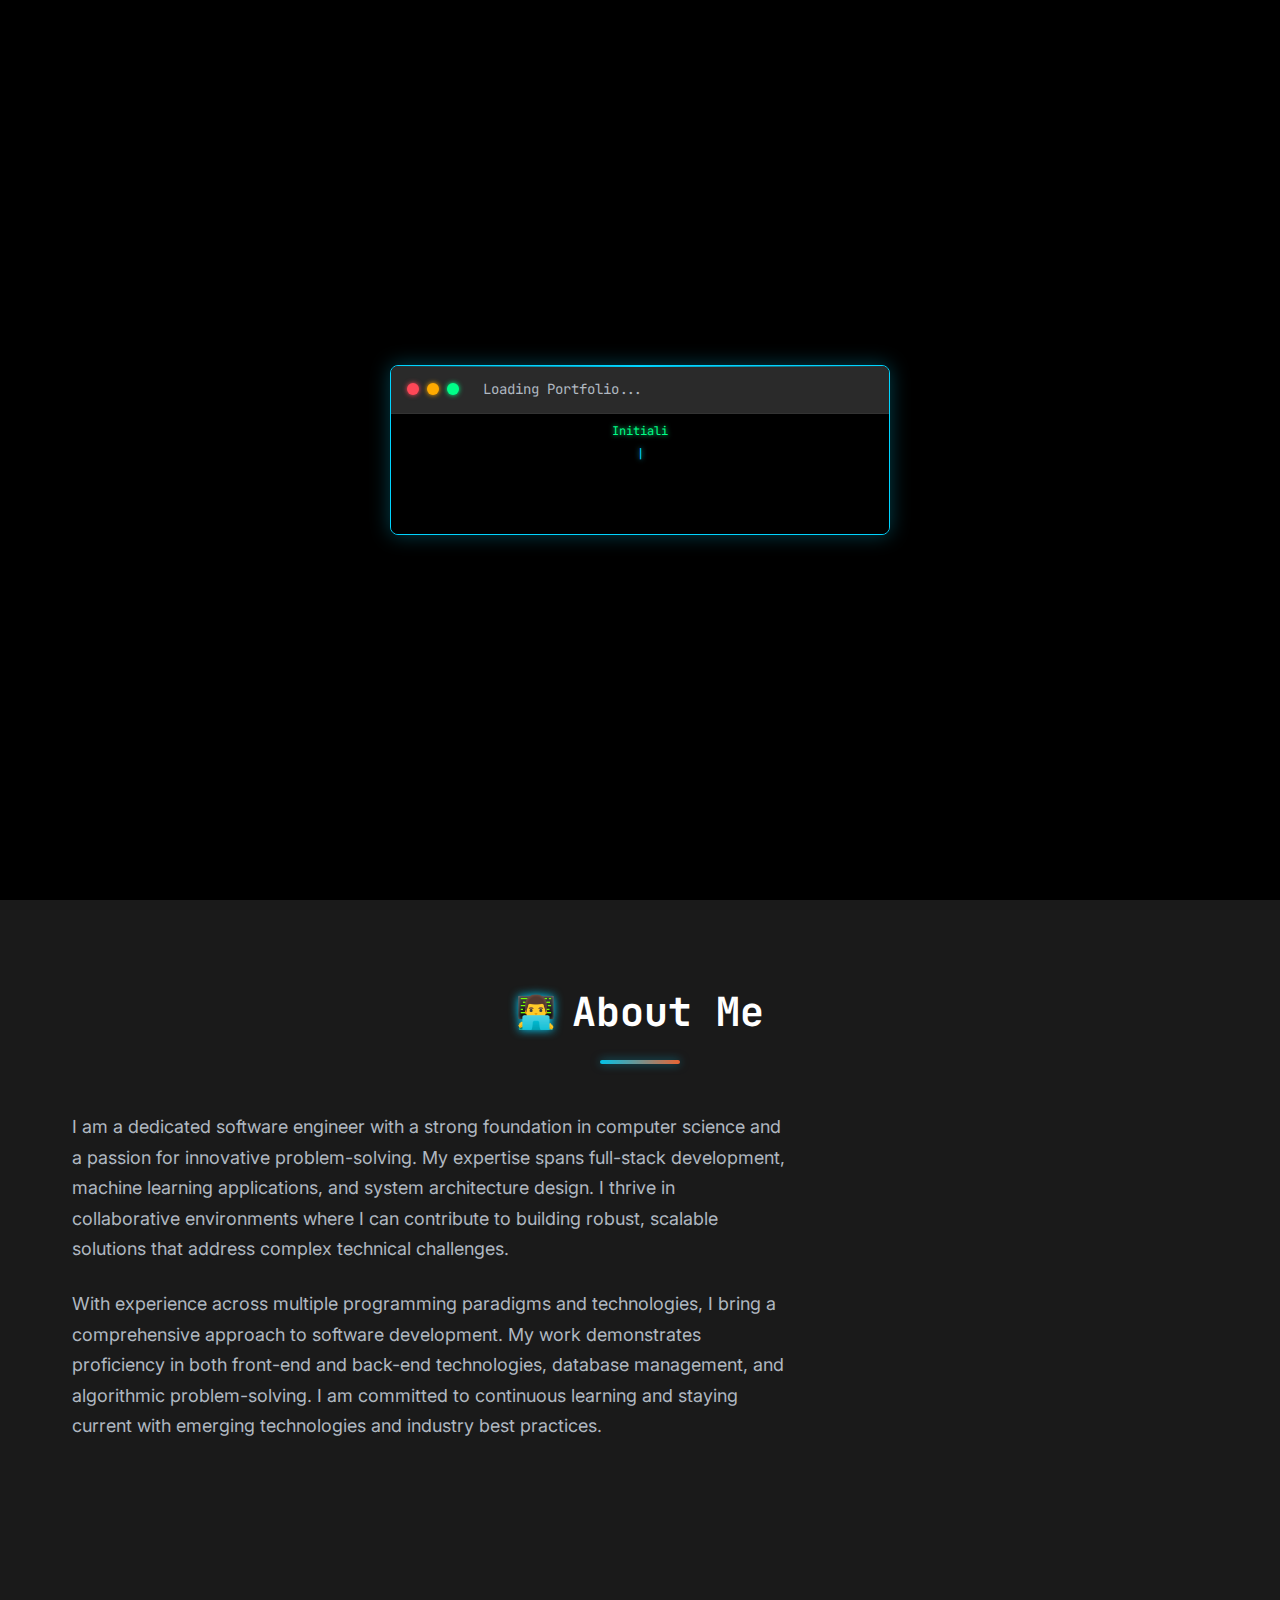
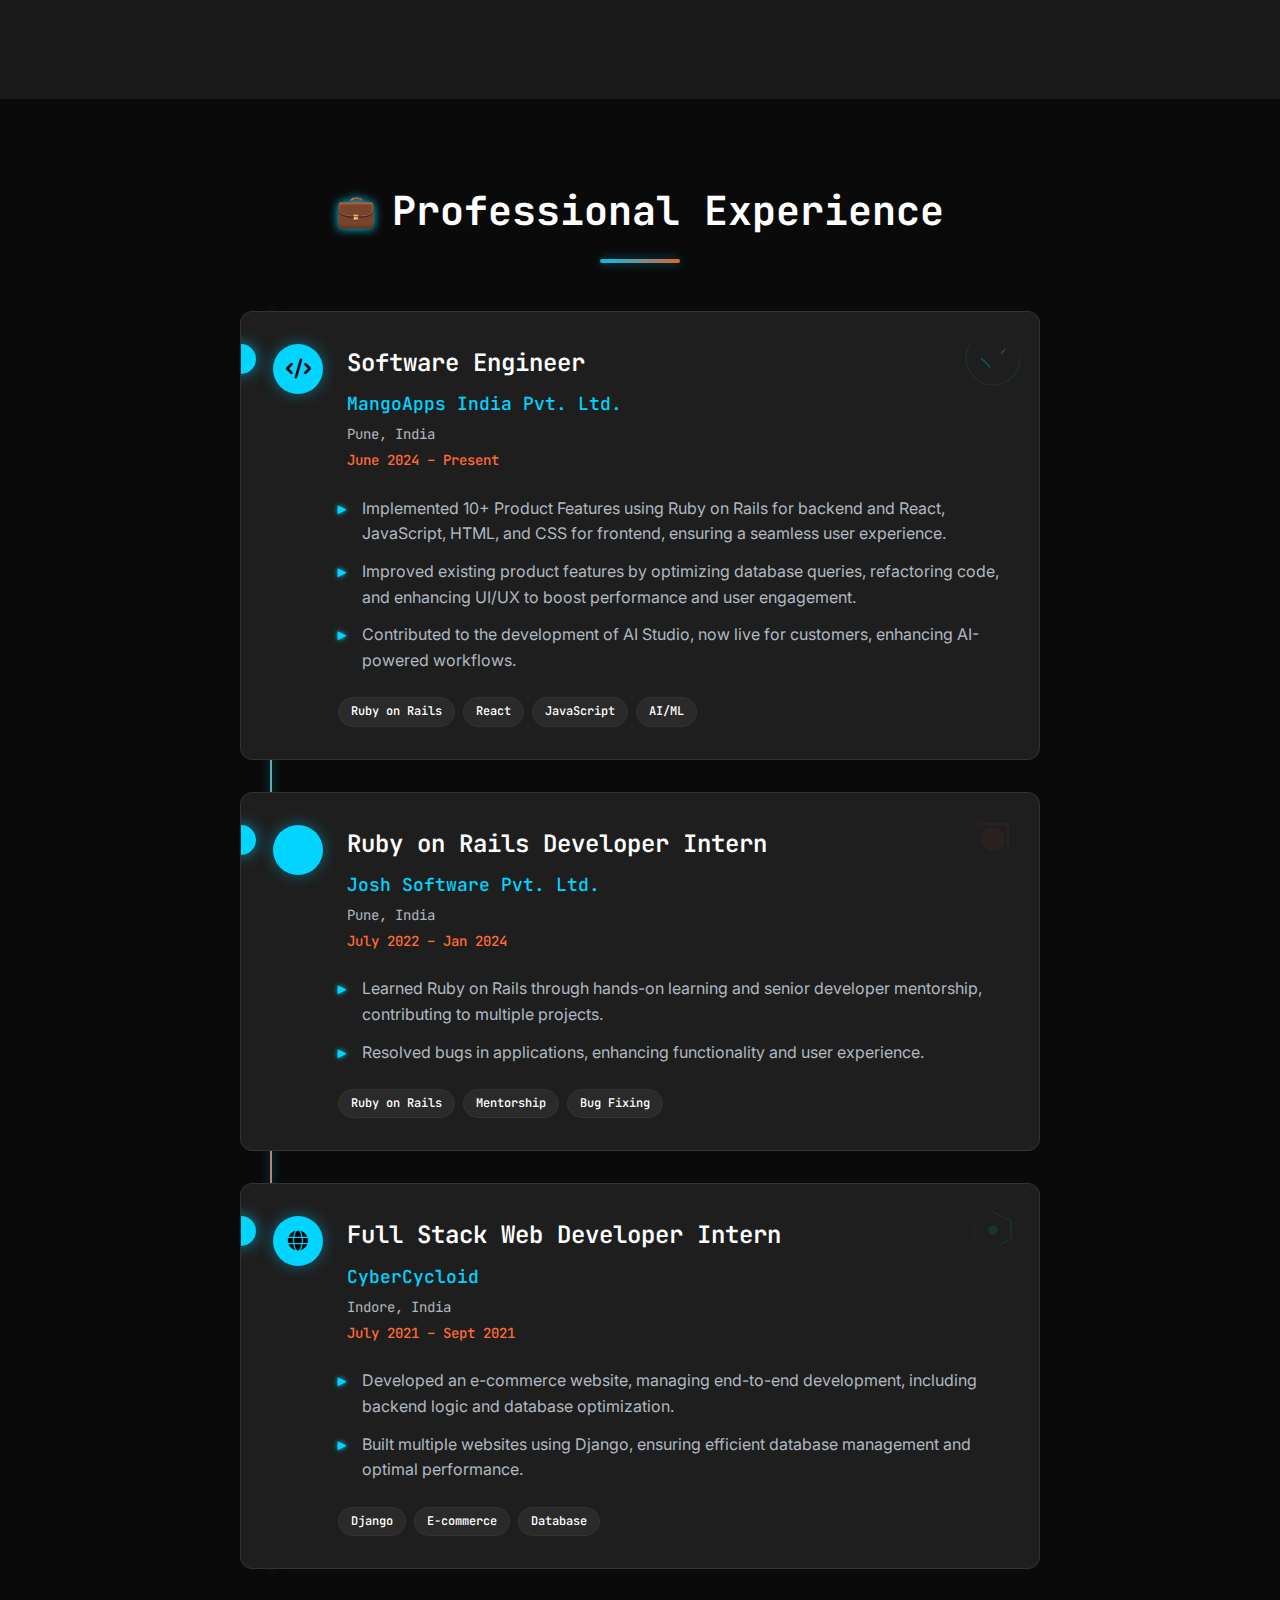
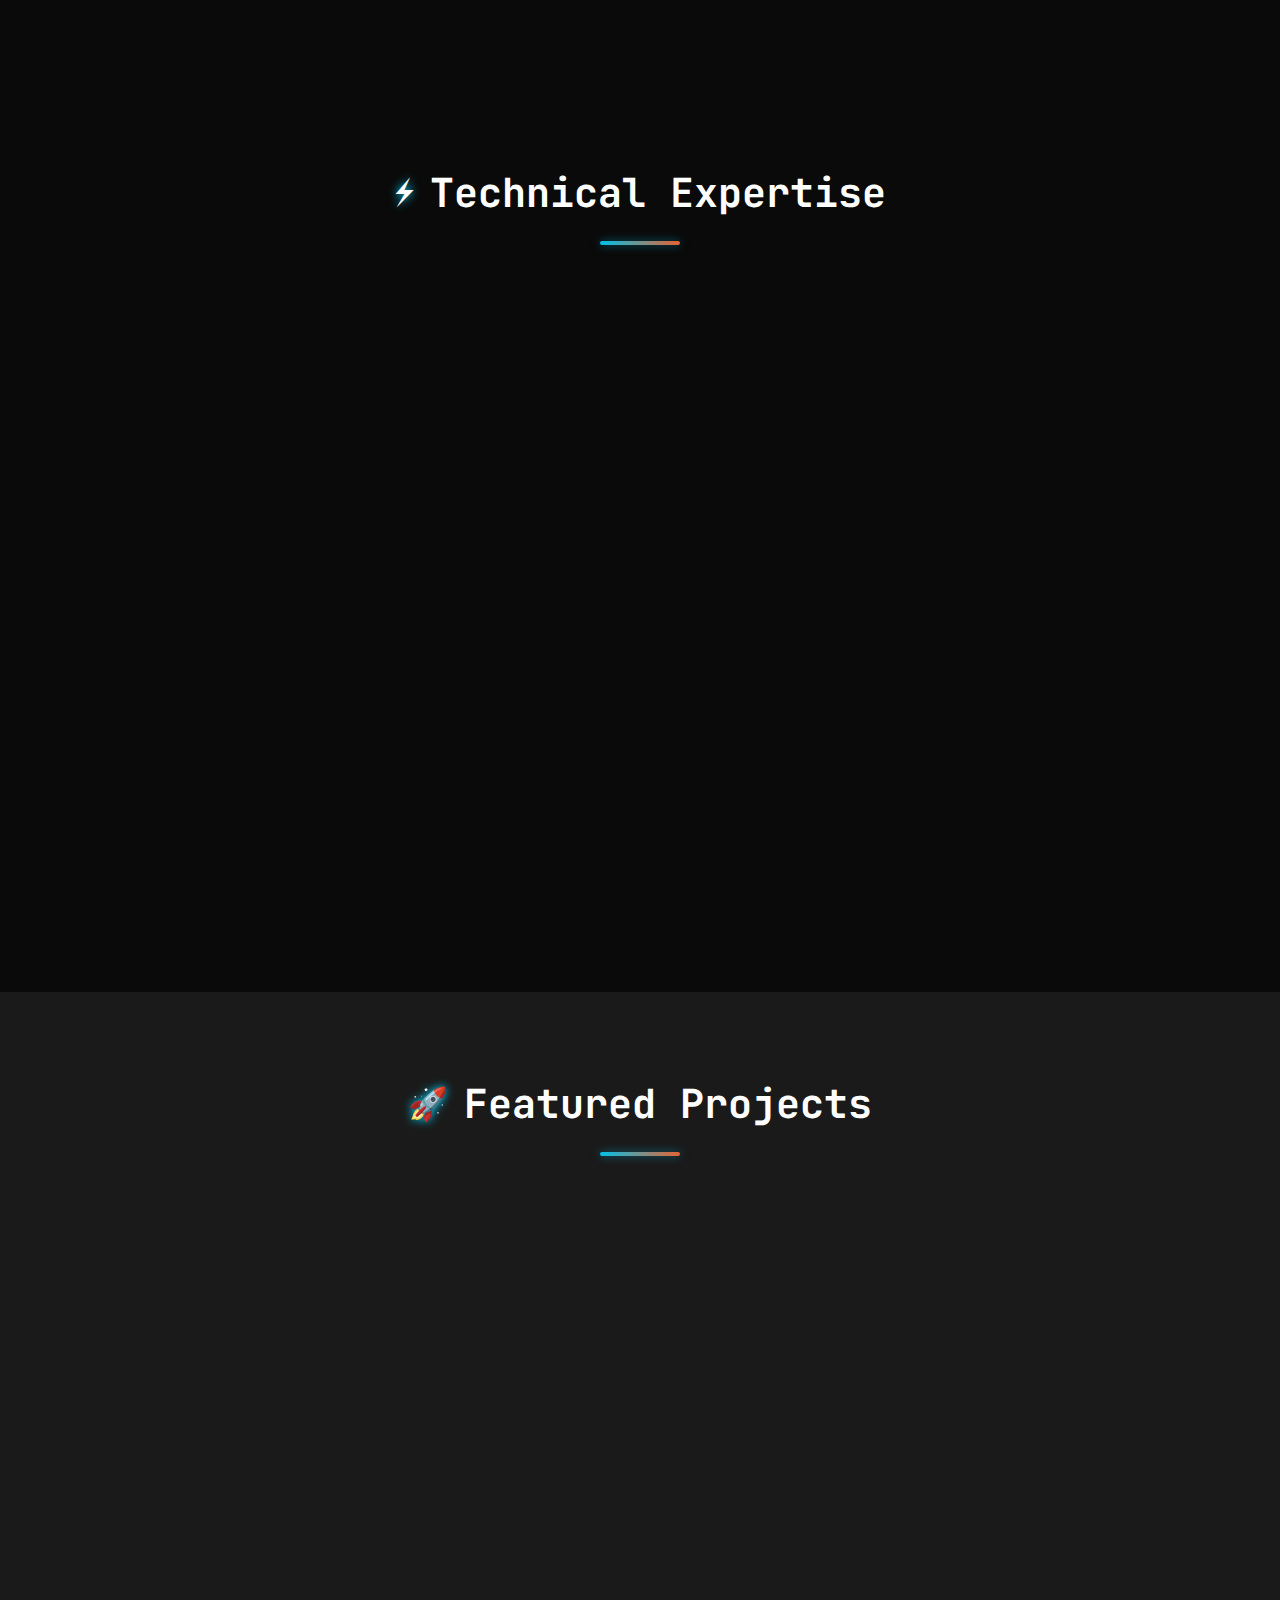
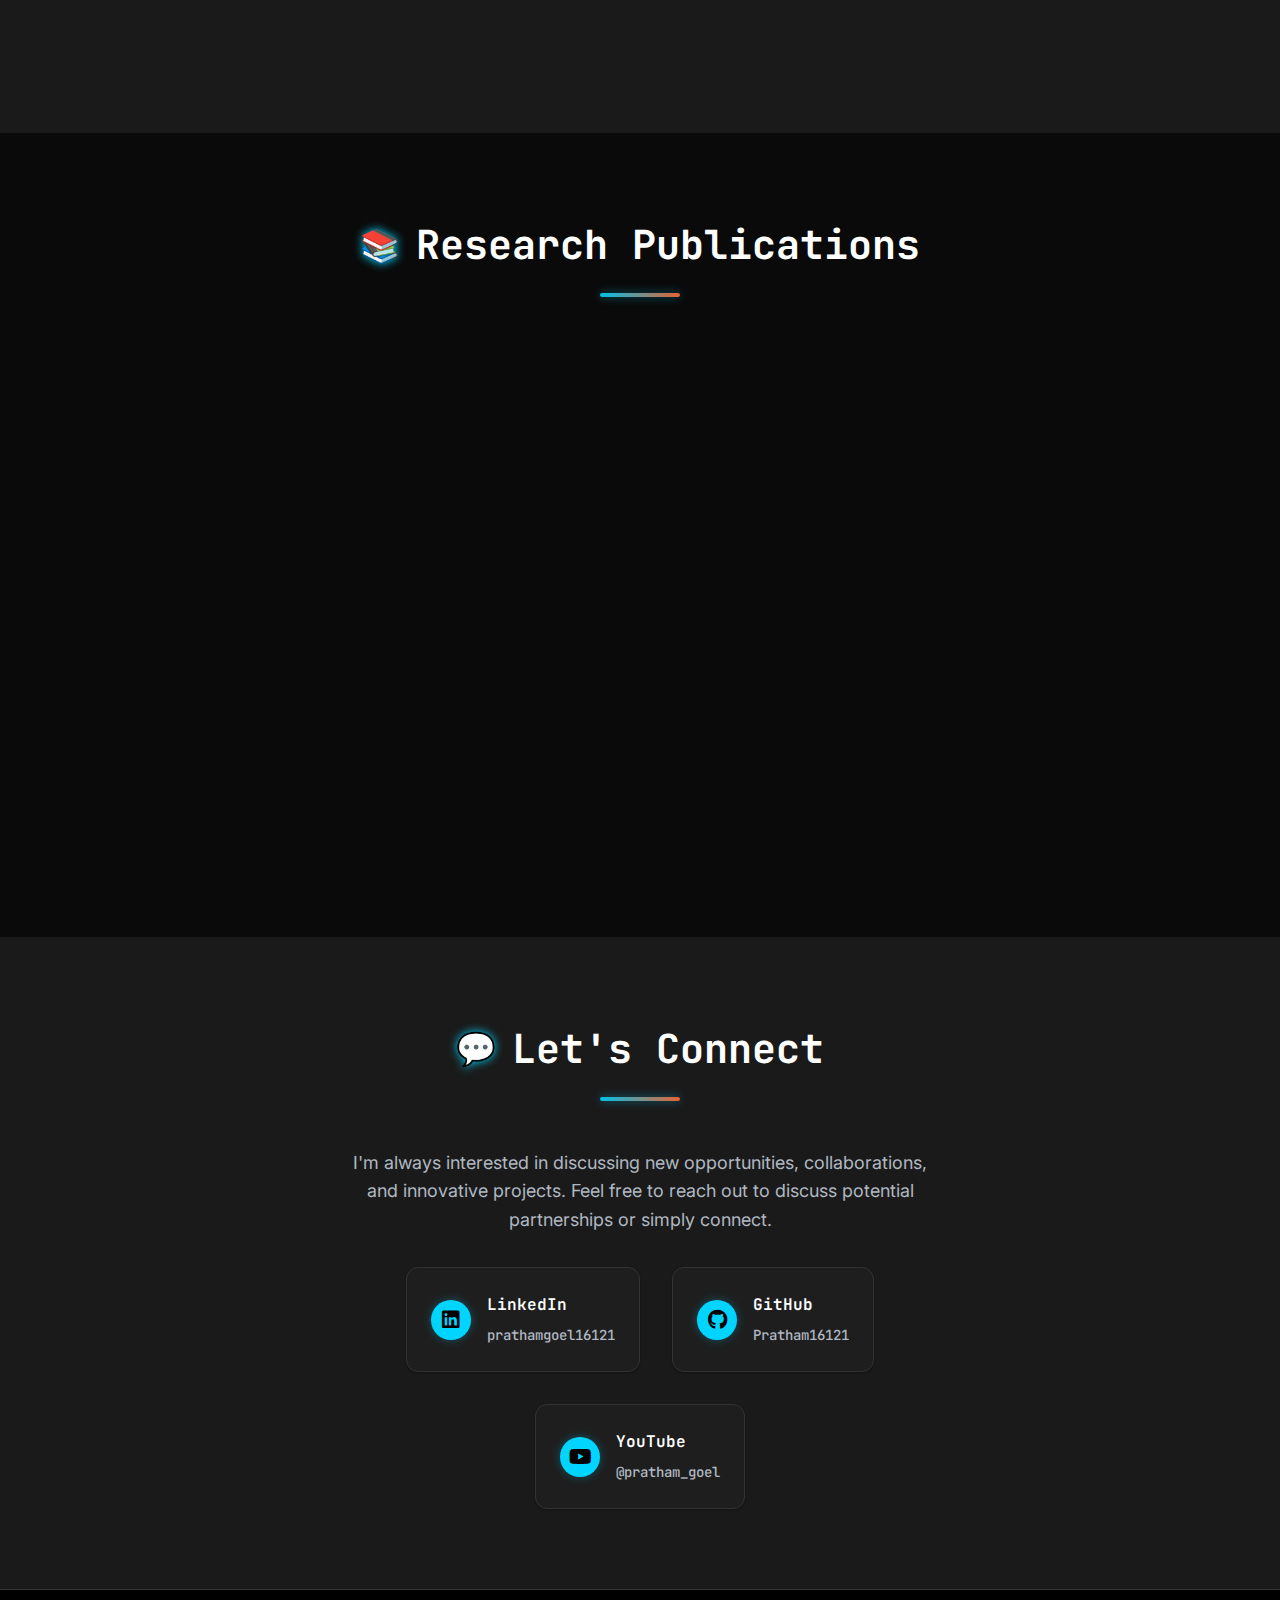
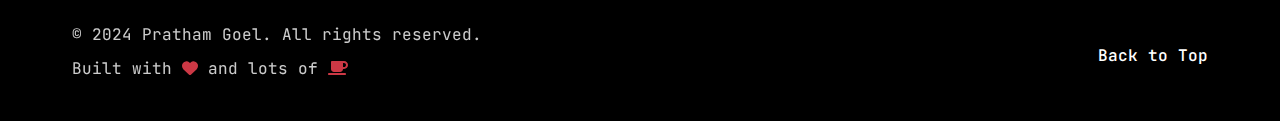
<file: v3/index.html>
<!DOCTYPE html>
<html lang="en">
<head>
  <meta charset="UTF-8">
  <meta name="viewport" content="width=device-width, initial-scale=1.0">
  <title>Pratham Goel - Software Engineer & Developer</title>
  <meta name="description" content="Pratham Goel is a passionate software engineer with expertise in full-stack development, machine learning, and system architecture. View portfolio, projects, and research.">
  <meta name="keywords" content="Pratham Goel, Software Engineer, Full Stack Developer, Machine Learning, Python, Ruby on Rails, C++">
  <meta name="author" content="Pratham Goel">
  
  <!-- Open Graph / Facebook -->
  <meta property="og:type" content="website">
  <meta property="og:url" content="https://prathamgoel.github.io/">
  <meta property="og:title" content="Pratham Goel - Software Engineer & Developer">
  <meta property="og:description" content="Passionate software engineer with expertise in full-stack development, machine learning, and system architecture.">
  
  <!-- Twitter -->
  <meta property="twitter:card" content="summary_large_image">
  <meta property="twitter:url" content="https://prathamgoel.github.io/">
  <meta property="twitter:title" content="Pratham Goel - Software Engineer & Developer">
  <meta property="twitter:description" content="Passionate software engineer with expertise in full-stack development, machine learning, and system architecture.">
  
  <!-- Fonts -->
  <link rel="preconnect" href="https://fonts.googleapis.com">
  <link rel="preconnect" href="https://fonts.gstatic.com" crossorigin>
  <link href="https://fonts.googleapis.com/css2?family=Inter:wght@400;500;600;700&family=JetBrains+Mono:wght@400;500;600&display=swap" rel="stylesheet">
  
  <!-- FontAwesome -->
  <link rel="stylesheet" href="https://cdnjs.cloudflare.com/ajax/libs/font-awesome/6.4.0/css/all.min.css">
  
  <!-- Styles -->
  <link rel="stylesheet" href="styles.css">
  
  <!-- Favicon -->
  <link rel="icon" type="image/x-icon" href="data:image/svg+xml,<svg xmlns='http://www.w3.org/2000/svg' viewBox='0 0 100 100'><text y='.9em' font-size='90'>👨‍💻</text></svg>">
</head>
<body>
  <!-- Loading Screen -->
  <div class="loading-screen" id="loadingScreen">
    <div class="loading-content">
      <div class="terminal-window">
        <div class="terminal-header">
          <div class="terminal-buttons">
            <span class="terminal-btn close"></span>
            <span class="terminal-btn minimize"></span>
            <span class="terminal-btn maximize"></span>
          </div>
          <span class="terminal-title">Loading Portfolio...</span>
        </div>
        <div class="terminal-body">
          <div class="typing-text" id="typingText"></div>
          <span class="cursor">|</span>
        </div>
      </div>
    </div>
  </div>

  <!-- Navigation -->
  <nav class="navbar" id="navbar">
    <div class="nav-container">
      <div class="nav-logo">
        <span class="logo-icon">👨‍💻</span>
        <span class="logo-text">Pratham Goel</span>
      </div>
      <ul class="nav-menu" id="navMenu">
        <li><a href="#home" class="nav-link">Home</a></li>
        <li><a href="#about" class="nav-link">About</a></li>
        <li><a href="#experience" class="nav-link">Experience</a></li>
        <li><a href="#skills" class="nav-link">Skills</a></li>
        <li><a href="#projects" class="nav-link">Projects</a></li>
        <li><a href="#research" class="nav-link">Research</a></li>
        <li><a href="#contact" class="nav-link">Contact</a></li>
      </ul>
      <div class="nav-toggle" id="navToggle">
        <span></span>
        <span></span>
        <span></span>
      </div>
    </div>
  </nav>

  <!-- Hero Section with 3D Workspace -->
  <section id="home" class="hero-section">
    <div class="hero-background">
      <div class="grid-overlay"></div>
      <div class="floating-elements">
        <div class="floating-code" data-speed="0.5">const developer = { passion: 'coding' };</div>
        <div class="floating-code" data-speed="0.3">function createAmazing() { return 'portfolio'; }</div>
        <div class="floating-code" data-speed="0.7">npm install creativity</div>
        <div class="floating-code" data-speed="0.4">git commit -m "Build amazing things"</div>
        <div class="floating-code" data-speed="0.6">sudo make me a sandwich</div>
      </div>
    </div>
    
    <div class="hero-content">
      <div class="hero-text">
        <h1 class="hero-title">
          <span class="title-line">Hello, I'm</span>
          <span class="title-name">Pratham Goel</span>
          <span class="title-role">Software Engineer & Full-Stack Developer</span>
        </h1>
        <p class="hero-subtitle">
          Passionate about building scalable solutions, leveraging machine learning, and creating impactful software that solves real-world problems
        </p>
        <div class="hero-buttons">
          <a href="#projects" class="btn btn-primary">
            <i class="fas fa-code"></i>
            View Projects
          </a>
          <a href="#contact" class="btn btn-secondary">
            <i class="fas fa-envelope"></i>
            Get In Touch
          </a>
        </div>
      </div>
      
      <div class="hero-workspace">
        <div class="workspace-3d" id="workspace3d">
          <!-- Main Monitor -->
          <div class="monitor main-monitor">
            <div class="monitor-screen">
              <div class="code-editor">
                <div class="editor-header">
                  <div class="file-tabs">
                    <span class="file-tab active">portfolio.js</span>
                    <span class="file-tab">styles.css</span>
                    <span class="file-tab">index.html</span>
                  </div>
                </div>
                <div class="code-content">
                  <div class="line-numbers">
                    <span>1</span><span>2</span><span>3</span><span>4</span><span>5</span><span>6</span><span>7</span>
                  </div>
                  <div class="code-lines">
                    <div class="code-line"><span class="keyword">const</span> <span class="variable">developer</span> = {</div>
                    <div class="code-line">  <span class="property">name</span>: <span class="string">'Pratham Goel'</span>,</div>
                    <div class="code-line">  <span class="property">skills</span>: [<span class="string">'JavaScript'</span>, <span class="string">'Python'</span>],</div>
                    <div class="code-line">  <span class="property">passion</span>: <span class="string">'Building amazing things'</span>,</div>
                    <div class="code-line">  <span class="property">status</span>: <span class="string">'Always learning'</span></div>
                    <div class="code-line">};</div>
                    <div class="code-line"><span class="keyword">console</span>.<span class="variable">log</span>(<span class="string">'Ready to code!'</span>);</div>
                  </div>
                </div>
              </div>
            </div>
            <div class="monitor-stand"></div>
          </div>
          
          <!-- Secondary Monitor -->
          <div class="monitor secondary-monitor">
            <div class="monitor-screen">
              <div class="terminal-window">
                <div class="terminal-header">
                  <div class="terminal-buttons">
                    <span class="terminal-btn close"></span>
                    <span class="terminal-btn minimize"></span>
                    <span class="terminal-btn maximize"></span>
                  </div>
                  <span class="terminal-title">Terminal</span>
                </div>
                <div class="terminal-body">
                  <div class="terminal-line">$ npm start</div>
                  <div class="terminal-line">🚀 Server running on port 3000</div>
                  <div class="terminal-line">✨ Portfolio loaded successfully</div>
                  <div class="terminal-line">📊 Performance: 99.9%</div>
                  <div class="terminal-line">$ <span class="cursor">|</span></div>
                </div>
              </div>
            </div>
            <div class="monitor-stand"></div>
          </div>
          
          <!-- Laptop -->
          <div class="laptop">
            <div class="laptop-screen">
              <div class="file-explorer">
                <div class="explorer-header">
                  <i class="fas fa-folder"></i>
                  <span>Projects</span>
                </div>
                <div class="explorer-content">
                  <div class="file-item"><i class="fas fa-file-code"></i> parking-lot/</div>
                  <div class="file-item"><i class="fas fa-file-code"></i> sudoku-game/</div>
                  <div class="file-item"><i class="fas fa-file-code"></i> racing-game/</div>
                  <div class="file-item"><i class="fas fa-file-code"></i> portfolio/</div>
                  <div class="file-item"><i class="fas fa-file-code"></i> ml-research/</div>
                </div>
              </div>
            </div>
            <div class="laptop-base"></div>
          </div>
          
          <!-- Coffee Cup -->
          <div class="coffee-cup">
            <div class="cup"></div>
            <div class="steam"></div>
          </div>
        </div>
      </div>
    </div>
    
    <div class="scroll-indicator">
      <div class="scroll-arrow"></div>
      <span>Scroll to explore</span>
    </div>
  </section>

  <!-- About Section -->
  <section id="about" class="about-section">
    <div class="container">
      <div class="section-header">
        <h2 class="section-title">
          <span class="title-icon">👨‍💻</span>
          About Me
        </h2>
        <div class="title-line"></div>
      </div>
      
      <div class="about-content">
        <div class="about-text">
          <p class="about-paragraph">
            I am a dedicated software engineer with a strong foundation in computer science and a passion for innovative problem-solving. My expertise spans full-stack development, machine learning applications, and system architecture design. I thrive in collaborative environments where I can contribute to building robust, scalable solutions that address complex technical challenges.
          </p>
          <p class="about-paragraph">
            With experience across multiple programming paradigms and technologies, I bring a comprehensive approach to software development. My work demonstrates proficiency in both front-end and back-end technologies, database management, and algorithmic problem-solving. I am committed to continuous learning and staying current with emerging technologies and industry best practices.
          </p>
        </div>
        
        <div class="about-stats">
          <div class="stat-item">
            <div class="stat-number" data-target="2">0</div>
            <div class="stat-label">Years Experience</div>
          </div>
          <div class="stat-item">
            <div class="stat-number" data-target="15">0</div>
            <div class="stat-label">Projects Completed</div>
          </div>
          <div class="stat-item">
            <div class="stat-number" data-target="2">0</div>
            <div class="stat-label">Research Papers</div>
          </div>
        </div>
      </div>
    </div>
  </section>

  <!-- Experience Section -->
  <section id="experience" class="experience-section">
    <div class="container">
      <div class="section-header">
        <h2 class="section-title">
          <span class="title-icon">💼</span>
          Professional Experience
        </h2>
        <div class="title-line"></div>
      </div>
      
      <div class="experience-timeline">
        <div class="experience-item">
          <div class="experience-header">
            <div class="experience-icon">
              <i class="fas fa-code"></i>
            </div>
            <div class="experience-info">
              <h3 class="experience-title">Software Engineer</h3>
              <div class="experience-company">MangoApps India Pvt. Ltd.</div>
              <div class="experience-location">Pune, India</div>
              <div class="experience-duration">June 2024 – Present</div>
            </div>
          </div>
          <div class="experience-content">
            <ul class="experience-achievements">
              <li>Implemented 10+ Product Features using Ruby on Rails for backend and React, JavaScript, HTML, and CSS for frontend, ensuring a seamless user experience.</li>
              <li>Improved existing product features by optimizing database queries, refactoring code, and enhancing UI/UX to boost performance and user engagement.</li>
              <li>Contributed to the development of AI Studio, now live for customers, enhancing AI-powered workflows.</li>
            </ul>
            <div class="experience-tech">
              <span class="tech-badge">Ruby on Rails</span>
              <span class="tech-badge">React</span>
              <span class="tech-badge">JavaScript</span>
              <span class="tech-badge">AI/ML</span>
            </div>
          </div>
          <!-- SVG Animation for Software Engineer -->
          <svg class="experience-svg" viewBox="0 0 100 100" xmlns="http://www.w3.org/2000/svg">
            <circle cx="50" cy="50" r="45" fill="none" stroke="rgba(0, 212, 255, 0.1)" stroke-width="2"/>
            <circle cx="50" cy="50" r="45" fill="none" stroke="rgba(0, 212, 255, 0.3)" stroke-width="2" stroke-dasharray="283" stroke-dashoffset="283" class="svg-circle">
              <animate attributeName="stroke-dashoffset" values="283;0;283" dur="3s" repeatCount="indefinite"/>
            </circle>
            <path d="M30 50 L45 65 L70 35" stroke="rgba(0, 212, 255, 0.8)" stroke-width="3" fill="none" class="svg-check">
              <animate attributeName="stroke-dasharray" values="0,50;50,0" dur="2s" repeatCount="indefinite"/>
            </path>
          </svg>
        </div>

        <div class="experience-item">
          <div class="experience-header">
            <div class="experience-icon">
              <i class="fab fa-ruby"></i>
            </div>
            <div class="experience-info">
              <h3 class="experience-title">Ruby on Rails Developer Intern</h3>
              <div class="experience-company">Josh Software Pvt. Ltd.</div>
              <div class="experience-location">Pune, India</div>
              <div class="experience-duration">July 2022 – Jan 2024</div>
            </div>
          </div>
          <div class="experience-content">
            <ul class="experience-achievements">
              <li>Learned Ruby on Rails through hands-on learning and senior developer mentorship, contributing to multiple projects.</li>
              <li>Resolved bugs in applications, enhancing functionality and user experience.</li>
            </ul>
            <div class="experience-tech">
              <span class="tech-badge">Ruby on Rails</span>
              <span class="tech-badge">Mentorship</span>
              <span class="tech-badge">Bug Fixing</span>
            </div>
          </div>
          <!-- SVG Animation for Rails Developer -->
          <svg class="experience-svg" viewBox="0 0 100 100" xmlns="http://www.w3.org/2000/svg">
            <rect x="25" y="25" width="50" height="50" fill="none" stroke="rgba(255, 107, 53, 0.1)" stroke-width="2"/>
            <rect x="25" y="25" width="50" height="50" fill="none" stroke="rgba(255, 107, 53, 0.3)" stroke-width="2" stroke-dasharray="200" stroke-dashoffset="200" class="svg-rect">
              <animate attributeName="stroke-dashoffset" values="200;0;200" dur="4s" repeatCount="indefinite"/>
            </rect>
            <circle cx="50" cy="50" r="15" fill="rgba(255, 107, 53, 0.2)" class="svg-dot">
              <animate attributeName="r" values="15;20;15" dur="2s" repeatCount="indefinite"/>
            </circle>
          </svg>
        </div>

        <div class="experience-item">
          <div class="experience-header">
            <div class="experience-icon">
              <i class="fas fa-globe"></i>
            </div>
            <div class="experience-info">
              <h3 class="experience-title">Full Stack Web Developer Intern</h3>
              <div class="experience-company">CyberCycloid</div>
              <div class="experience-location">Indore, India</div>
              <div class="experience-duration">July 2021 – Sept 2021</div>
            </div>
          </div>
          <div class="experience-content">
            <ul class="experience-achievements">
              <li>Developed an e-commerce website, managing end-to-end development, including backend logic and database optimization.</li>
              <li>Built multiple websites using Django, ensuring efficient database management and optimal performance.</li>
            </ul>
            <div class="experience-tech">
              <span class="tech-badge">Django</span>
              <span class="tech-badge">E-commerce</span>
              <span class="tech-badge">Database</span>
            </div>
          </div>
          <!-- SVG Animation for Web Developer -->
          <svg class="experience-svg" viewBox="0 0 100 100" xmlns="http://www.w3.org/2000/svg">
            <polygon points="50,20 80,35 80,65 50,80 20,65 20,35" fill="none" stroke="rgba(0, 255, 136, 0.1)" stroke-width="2"/>
            <polygon points="50,20 80,35 80,65 50,80 20,65 20,35" fill="none" stroke="rgba(0, 255, 136, 0.3)" stroke-width="2" stroke-dasharray="240" stroke-dashoffset="240" class="svg-hex">
              <animate attributeName="stroke-dashoffset" values="240;0;240" dur="5s" repeatCount="indefinite"/>
            </polygon>
            <circle cx="50" cy="50" r="8" fill="rgba(0, 255, 136, 0.4)" class="svg-center">
              <animate attributeName="opacity" values="0.4;1;0.4" dur="1.5s" repeatCount="indefinite"/>
            </circle>
          </svg>
        </div>
      </div>
    </div>
  </section>

  <!-- Skills Section -->
  <section id="skills" class="skills-section">
    <div class="container">
      <div class="section-header">
        <h2 class="section-title">
          <span class="title-icon">⚡</span>
          Technical Expertise
        </h2>
        <div class="title-line"></div>
      </div>
      
      <div class="skills-grid">
        <div class="skill-category" data-category="backend">
          <div class="category-header">
            <i class="fas fa-server"></i>
            <h4>Backend Development</h4>
          </div>
          <ul class="skill-list">
            <li><span class="skill-tag"><i class="fab fa-ruby"></i> Ruby on Rails</span></li>
            <li><span class="skill-tag"><i class="fab fa-python"></i> Python</span></li>
            <li><span class="skill-tag"><i class="fas fa-code"></i> Django</span></li>
            <li><span class="skill-tag"><i class="fas fa-copyright"></i> C++</span></li>
          </ul>
        </div>
        
        <div class="skill-category" data-category="frontend">
          <div class="category-header">
            <i class="fas fa-palette"></i>
            <h4>Frontend & Web</h4>
          </div>
          <ul class="skill-list">
            <li><span class="skill-tag"><i class="fab fa-js-square"></i> JavaScript</span></li>
            <li><span class="skill-tag"><i class="fab fa-html5"></i> HTML/CSS</span></li>
            <li><span class="skill-tag"><i class="fas fa-globe"></i> Web Development</span></li>
            <li><span class="skill-tag"><i class="fas fa-mobile-alt"></i> Responsive Design</span></li>
          </ul>
        </div>
        
        <div class="skill-category" data-category="data">
          <div class="category-header">
            <i class="fas fa-database"></i>
            <h4>Data & Analytics</h4>
          </div>
          <ul class="skill-list">
            <li><span class="skill-tag"><i class="fas fa-database"></i> MySQL</span></li>
            <li><span class="skill-tag"><i class="fas fa-chart-bar"></i> Data Analysis</span></li>
            <li><span class="skill-tag"><i class="fas fa-brain"></i> Machine Learning</span></li>
            <li><span class="skill-tag"><i class="fas fa-calculator"></i> NumPy</span></li>
          </ul>
        </div>
        
        <div class="skill-category" data-category="tools">
          <div class="category-header">
            <i class="fas fa-tools"></i>
            <h4>Development Tools</h4>
          </div>
          <ul class="skill-list">
            <li><span class="skill-tag"><i class="fab fa-git-alt"></i> Git</span></li>
            <li><span class="skill-tag"><i class="fab fa-github"></i> GitHub</span></li>
            <li><span class="skill-tag"><i class="fas fa-code-branch"></i> Version Control</span></li>
            <li><span class="skill-tag"><i class="fas fa-users"></i> Agile Methodologies</span></li>
          </ul>
        </div>
        
        <div class="skill-category" data-category="core">
          <div class="category-header">
            <i class="fas fa-cogs"></i>
            <h4>Core Competencies</h4>
          </div>
          <ul class="skill-list">
            <li><span class="skill-tag"><i class="fas fa-sitemap"></i> Data Structures</span></li>
            <li><span class="skill-tag"><i class="fas fa-project-diagram"></i> Algorithms</span></li>
            <li><span class="skill-tag"><i class="fas fa-archway"></i> System Design</span></li>
            <li><span class="skill-tag"><i class="fas fa-lightbulb"></i> Problem Solving</span></li>
          </ul>
        </div>
      </div>
    </div>
  </section>

  <!-- Projects Section -->
  <section id="projects" class="projects-section">
    <div class="container">
      <div class="section-header">
        <h2 class="section-title">
          <span class="title-icon">🚀</span>
          Featured Projects
        </h2>
        <div class="title-line"></div>
      </div>
      
      <div class="projects-grid">
        <article class="project-card" data-project="parking">
          <div class="project-header">
            <span class="project-icon">🅿️</span>
            <div>
              <h3 class="project-title">Parking Lot Management System</h3>
              <p class="project-date">March 2023</p>
            </div>
          </div>
          <p class="project-description">
            Developed a comprehensive parking management solution using Ruby on Rails framework. The system efficiently handles vehicle entry/exit operations, implements intelligent parking space allocation algorithms, and generates detailed transaction reports. Features include real-time space availability tracking, automated ticket generation, and administrative dashboard for oversight.
          </p>
          <div class="project-tech">
            <span class="tech-tag">Ruby on Rails</span>
            <span class="tech-tag">MySQL</span>
            <span class="tech-tag">JavaScript</span>
          </div>
          <div class="project-links">
            <a href="https://github.com/pratham16121/parking_lot" class="project-link" target="_blank" rel="noopener">
              <i class="fab fa-github"></i>
              View Repository
            </a>
          </div>
        </article>

        <article class="project-card" data-project="student">
          <div class="project-header">
            <span class="project-icon">📊</span>
            <div>
              <h3 class="project-title">Student Result Processing System</h3>
              <p class="project-date">May 2021</p>
            </div>
          </div>
          <p class="project-description">
            Engineered a comprehensive student database management system using Python and MySQL. The application captures and processes student academic data, generates analytical reports using matplotlib for data visualization, and provides management oversight capabilities. Implements secure data handling and automated report generation for educational institutions.
          </p>
          <div class="project-tech">
            <span class="tech-tag">Python</span>
            <span class="tech-tag">MySQL</span>
            <span class="tech-tag">Matplotlib</span>
          </div>
        </article>

        <article class="project-card" data-project="sudoku">
          <div class="project-header">
            <span class="project-icon">🎲</span>
            <div>
              <h3 class="project-title">Advanced Sudoku Game Engine</h3>
              <p class="project-date">December 2020</p>
            </div>
          </div>
          <p class="project-description">
            Developed a sophisticated Sudoku game with dynamic difficulty levels and intelligent puzzle generation. Features include timer-based gameplay, multiple difficulty settings, and an advanced solver algorithm capable of generating all possible solutions. Built using Python with NumPy for mathematical operations and PyGame for user interface.
          </p>
          <div class="project-tech">
            <span class="tech-tag">Python</span>
            <span class="tech-tag">NumPy</span>
            <span class="tech-tag">PyGame</span>
          </div>
        </article>

        <article class="project-card" data-project="adventure">
          <div class="project-header">
            <span class="project-icon">🎮</span>
            <div>
              <h3 class="project-title">Text-Based Adventure Game</h3>
              <p class="project-date">October 2020</p>
            </div>
          </div>
          <p class="project-description">
            Created an immersive text-based adventure game in C++ demonstrating advanced data structure implementation. The game features dynamic command processing, intelligent clue systems, and complex state management. Showcases object-oriented programming principles and efficient algorithm design for interactive storytelling.
          </p>
          <div class="project-tech">
            <span class="tech-tag">C++</span>
            <span class="tech-tag">OOP</span>
            <span class="tech-tag">Data Structures</span>
          </div>
        </article>

        <article class="project-card" data-project="tictactoe">
          <div class="project-header">
            <span class="project-icon">❌⭕</span>
            <div>
              <h3 class="project-title">Tic Tac Toe Game Engine</h3>
              <p class="project-date">August 2020</p>
            </div>
          </div>
          <p class="project-description">
            Implemented a console-based Tic Tac Toe game with interactive UI and dynamic win condition detection. Features include real-time game state tracking, player turn management, and intelligent move validation. The project demonstrates fundamental programming concepts and user interface design principles.
          </p>
          <div class="project-tech">
            <span class="tech-tag">C++</span>
            <span class="tech-tag">Console UI</span>
            <span class="tech-tag">Game Logic</span>
          </div>
          <div class="project-links">
            <a href="https://github.com/Pratham16121/Tic-Tac-Toe" class="project-link" target="_blank" rel="noopener">
              <i class="fab fa-github"></i>
              View Repository
            </a>
            <a href="https://www.suas.ac.in/game-development-strategies/" class="project-link" target="_blank" rel="noopener">
              <i class="fas fa-external-link-alt"></i>
              Webinar Presentation
            </a>
          </div>
        </article>

        <article class="project-card" data-project="racing">
          <div class="project-header">
            <span class="project-icon">🚗</span>
            <div>
              <h3 class="project-title">Two Car Racing Game</h3>
              <p class="project-date">September 2019</p>
            </div>
          </div>
          <p class="project-description">
            Developed a graphics-intensive car racing game using C++ with advanced obstacle detection and scoring systems. Features include dynamic graphics rendering, collision detection algorithms, and progressive difficulty scaling. Demonstrates proficiency in game development principles and graphics programming.
          </p>
          <div class="project-tech">
            <span class="tech-tag">C++</span>
            <span class="tech-tag">Graphics</span>
            <span class="tech-tag">Game Physics</span>
          </div>
          <div class="project-links">
            <a href="https://github.com/pratham16121/Two-Cars" class="project-link" target="_blank" rel="noopener">
              <i class="fab fa-github"></i>
              View Repository
            </a>
          </div>
        </article>
      </div>
    </div>
  </section>

  <!-- Research Section -->
  <section id="research" class="research-section">
    <div class="container">
      <div class="section-header">
        <h2 class="section-title">
          <span class="title-icon">📚</span>
          Research Publications
        </h2>
        <div class="title-line"></div>
      </div>
      
      <ul class="research-list">
        <li class="research-item">
          <div class="research-icon">📈</div>
          <div class="research-content">
            <h3 class="research-title">
              Telecommunication Stocks Prediction Using Long Short-Term Memory Model Neural Network
            </h3>
            <p>Published research on implementing LSTM neural networks for financial market prediction, demonstrating advanced machine learning applications in quantitative finance.</p>
            <a href="https://link.springer.com/chapter/10.1007/978-3-031-21750-0_26" class="research-link" target="_blank" rel="noopener">
              <i class="fas fa-external-link-alt"></i>
              View Publication
            </a>
          </div>
        </li>
        <li class="research-item">
          <div class="research-icon">💻</div>
          <div class="research-content">
            <h3 class="research-title">
              Efficient Blood Availability for Targeted Individuals Through Cloud Computing Web Application
            </h3>
            <p>Research on developing cloud-based solutions for healthcare resource management, focusing on blood bank optimization and emergency response systems.</p>
            <a href="https://ieeexplore.ieee.org/document/10284940" class="research-link" target="_blank" rel="noopener">
              <i class="fas fa-external-link-alt"></i>
              View Publication
            </a>
          </div>
        </li>
      </ul>
    </div>
  </section>

  <!-- Contact Section -->
  <section id="contact" class="contact-section">
    <div class="container">
      <div class="section-header">
        <h2 class="section-title">
          <span class="title-icon">💬</span>
          Let's Connect
        </h2>
        <div class="title-line"></div>
      </div>
      
      <div class="contact-content">
        <div class="contact-text">
          <p>I'm always interested in discussing new opportunities, collaborations, and innovative projects. Feel free to reach out to discuss potential partnerships or simply connect.</p>
        </div>
        
        <div class="contact-links">
          <a href="https://www.linkedin.com/in/prathamgoel16121/" class="contact-link linkedin" target="_blank" rel="noopener">
            <div class="contact-icon">
              <i class="fab fa-linkedin"></i>
            </div>
            <div class="contact-info">
              <span class="contact-label">LinkedIn</span>
              <span class="contact-value">prathamgoel16121</span>
            </div>
          </a>
          <a href="https://github.com/Pratham16121/" class="contact-link github" target="_blank" rel="noopener">
            <div class="contact-icon">
              <i class="fab fa-github"></i>
            </div>
            <div class="contact-info">
              <span class="contact-label">GitHub</span>
              <span class="contact-value">Pratham16121</span>
            </div>
          </a>
          <a href="https://www.youtube.com/@pratham_goel" class="contact-link youtube" target="_blank" rel="noopener">
            <div class="contact-icon">
              <i class="fab fa-youtube"></i>
            </div>
            <div class="contact-info">
              <span class="contact-label">YouTube</span>
              <span class="contact-value">@pratham_goel</span>
            </div>
          </a>
        </div>
      </div>
    </div>
  </section>

  <!-- Footer -->
  <footer class="footer">
    <div class="container">
      <div class="footer-content">
        <div class="footer-text">
          <p>&copy; 2024 Pratham Goel. All rights reserved.</p>
          <p>Built with <i class="fas fa-heart"></i> and lots of <i class="fas fa-coffee"></i></p>
        </div>
        <div class="footer-links">
          <a href="#home" class="footer-link">Back to Top</a>
        </div>
      </div>
    </div>
  </footer>

  <!-- JavaScript -->
  <script src="script.js"></script>
</body>
</html>
</file>
<file: v1/styles.css>
/* Professional Personal Website Styles */
:root {
  --primary-color: #2563eb;
  --primary-dark: #1d4ed8;
  --secondary-color: #64748b;
  --accent-color: #f59e0b;
  --text-primary: #1e293b;
  --text-secondary: #475569;
  --text-muted: #64748b;
  --bg-primary: #ffffff;
  --bg-secondary: #f8fafc;
  --bg-accent: #f1f5f9;
  --border-color: #e2e8f0;
  --shadow-sm: 0 1px 2px 0 rgb(0 0 0 / 0.05);
  --shadow-md: 0 4px 6px -1px rgb(0 0 0 / 0.1), 0 2px 4px -2px rgb(0 0 0 / 0.1);
  --shadow-lg: 0 10px 15px -3px rgb(0 0 0 / 0.1), 0 4px 6px -4px rgb(0 0 0 / 0.1);
  --shadow-xl: 0 20px 25px -5px rgb(0 0 0 / 0.1), 0 8px 10px -6px rgb(0 0 0 / 0.1);
  --border-radius: 8px;
  --border-radius-lg: 12px;
  --transition: all 0.2s ease-in-out;
}

* {
  margin: 0;
  padding: 0;
  box-sizing: border-box;
}

body {
  font-family: 'Inter', -apple-system, BlinkMacSystemFont, 'Segoe UI', Roboto, Oxygen, Ubuntu, Cantarell, sans-serif;
  background: linear-gradient(135deg, #667eea 0%, #764ba2 100%);
  min-height: 100vh;
  color: var(--text-primary);
  line-height: 1.6;
  font-size: 16px;
}

.container {
  max-width: 1000px;
  margin: 2rem auto;
  background: var(--bg-primary);
  border-radius: var(--border-radius-lg);
  box-shadow: var(--shadow-xl);
  overflow: hidden;
  position: relative;
}

.header {
  background: linear-gradient(135deg, var(--primary-color) 0%, var(--primary-dark) 100%);
  color: white;
  padding: 3rem 2rem;
  text-align: center;
  position: relative;
}

.header::before {
  content: '';
  position: absolute;
  top: 0;
  left: 0;
  right: 0;
  bottom: 0;
  background: url('data:image/svg+xml,<svg xmlns="http://www.w3.org/2000/svg" viewBox="0 0 100 100"><defs><pattern id="grain" width="100" height="100" patternUnits="userSpaceOnUse"><circle cx="25" cy="25" r="1" fill="white" opacity="0.1"/><circle cx="75" cy="75" r="1" fill="white" opacity="0.1"/><circle cx="50" cy="10" r="0.5" fill="white" opacity="0.1"/><circle cx="10" cy="60" r="0.5" fill="white" opacity="0.1"/><circle cx="90" cy="40" r="0.5" fill="white" opacity="0.1"/></pattern></defs><rect width="100" height="100" fill="url(%23grain)"/></svg>');
  opacity: 0.3;
}

.header-content {
  position: relative;
  z-index: 1;
}

.name {
  font-size: 3rem;
  font-weight: 700;
  margin-bottom: 0.5rem;
  letter-spacing: -0.025em;
}

.title {
  font-size: 1.25rem;
  font-weight: 500;
  opacity: 0.9;
  margin-bottom: 1rem;
}

.subtitle {
  font-size: 1rem;
  opacity: 0.8;
  max-width: 600px;
  margin: 0 auto;
}

.content {
  padding: 3rem 2rem;
}

.section {
  margin-bottom: 3rem;
}

.section:last-child {
  margin-bottom: 0;
}

.section-title {
  font-size: 1.5rem;
  font-weight: 600;
  color: var(--text-primary);
  margin-bottom: 1.5rem;
  position: relative;
  padding-bottom: 0.5rem;
}

.section-title::after {
  content: '';
  position: absolute;
  bottom: 0;
  left: 0;
  width: 3rem;
  height: 3px;
  background: linear-gradient(90deg, var(--primary-color), var(--accent-color));
  border-radius: 2px;
}

.about-text {
  font-size: 1.1rem;
  color: var(--text-secondary);
  line-height: 1.7;
  margin-bottom: 1.5rem;
}

.skills-grid {
  display: grid;
  grid-template-columns: repeat(auto-fit, minmax(200px, 1fr));
  gap: 1rem;
  margin-bottom: 1rem;
}

.skill-category {
  background: var(--bg-secondary);
  padding: 1.5rem;
  border-radius: var(--border-radius);
  border: 1px solid var(--border-color);
  transition: var(--transition);
}

.skill-category:hover {
  transform: translateY(-2px);
  box-shadow: var(--shadow-md);
}

.skill-category h4 {
  color: var(--primary-color);
  font-weight: 600;
  margin-bottom: 0.75rem;
  font-size: 1rem;
}

.skill-list {
  list-style: none;
  display: flex;
  flex-wrap: wrap;
  gap: 0.5rem;
}

.skill-tag {
  background: var(--primary-color);
  color: white;
  padding: 0.25rem 0.75rem;
  border-radius: 20px;
  font-size: 0.875rem;
  font-weight: 500;
  transition: var(--transition);
}

.skill-tag:hover {
  background: var(--primary-dark);
  transform: scale(1.05);
}

.projects-grid {
  display: grid;
  gap: 1.5rem;
}

.project-card {
  background: var(--bg-secondary);
  border: 1px solid var(--border-color);
  border-radius: var(--border-radius);
  padding: 1.5rem;
  transition: var(--transition);
  position: relative;
  overflow: hidden;
}

.project-card::before {
  content: '';
  position: absolute;
  top: 0;
  left: 0;
  width: 4px;
  height: 100%;
  background: linear-gradient(180deg, var(--primary-color), var(--accent-color));
}

.project-card:hover {
  transform: translateY(-2px);
  box-shadow: var(--shadow-lg);
}

.project-header {
  display: flex;
  align-items: center;
  gap: 0.75rem;
  margin-bottom: 1rem;
}

.project-icon {
  font-size: 1.5rem;
  width: 2rem;
  text-align: center;
}

.project-title {
  font-size: 1.25rem;
  font-weight: 600;
  color: var(--text-primary);
  margin: 0;
}

.project-date {
  color: var(--text-muted);
  font-size: 0.875rem;
  font-weight: 500;
}

.project-description {
  color: var(--text-secondary);
  line-height: 1.6;
  margin-bottom: 1rem;
}

.project-links {
  display: flex;
  gap: 1rem;
  flex-wrap: wrap;
}

.project-link {
  display: inline-flex;
  align-items: center;
  gap: 0.5rem;
  color: var(--primary-color);
  text-decoration: none;
  font-weight: 500;
  font-size: 0.875rem;
  padding: 0.5rem 1rem;
  border: 1px solid var(--primary-color);
  border-radius: var(--border-radius);
  transition: var(--transition);
}

.project-link:hover {
  background: var(--primary-color);
  color: white;
  transform: translateY(-1px);
}

.research-list {
  list-style: none;
}

.research-item {
  background: var(--bg-secondary);
  border: 1px solid var(--border-color);
  border-radius: var(--border-radius);
  padding: 1.5rem;
  margin-bottom: 1rem;
  transition: var(--transition);
}

.research-item:hover {
  transform: translateY(-1px);
  box-shadow: var(--shadow-md);
}

.research-title {
  font-weight: 600;
  color: var(--text-primary);
  margin-bottom: 0.5rem;
  display: flex;
  align-items: center;
  gap: 0.5rem;
}

.research-link {
  color: var(--primary-color);
  text-decoration: none;
  font-weight: 500;
  transition: var(--transition);
}

.research-link:hover {
  color: var(--primary-dark);
  text-decoration: underline;
}

.contact-section {
  background: var(--bg-accent);
  padding: 2rem;
  border-radius: var(--border-radius);
  text-align: center;
}

.contact-text {
  color: var(--text-secondary);
  margin-bottom: 1.5rem;
  font-size: 1.1rem;
}

.contact-links {
  display: flex;
  justify-content: center;
  gap: 1.5rem;
  flex-wrap: wrap;
}

.contact-link {
  display: inline-flex;
  align-items: center;
  gap: 0.5rem;
  color: var(--text-primary);
  text-decoration: none;
  font-weight: 500;
  padding: 0.75rem 1.5rem;
  background: var(--bg-primary);
  border: 1px solid var(--border-color);
  border-radius: var(--border-radius);
  transition: var(--transition);
  box-shadow: var(--shadow-sm);
}

.contact-link:hover {
  transform: translateY(-2px);
  box-shadow: var(--shadow-md);
  border-color: var(--primary-color);
  color: var(--primary-color);
}

.contact-icon {
  width: 20px;
  height: 20px;
}

.footer {
  background: var(--text-primary);
  color: white;
  text-align: center;
  padding: 2rem;
  font-size: 0.875rem;
  opacity: 0.8;
}

/* Responsive Design */
@media (max-width: 768px) {
  .container {
    margin: 1rem;
  }
  
  .header {
    padding: 2rem 1rem;
  }
  
  .name {
    font-size: 2rem;
  }
  
  .content {
    padding: 2rem 1rem;
  }
  
  .skills-grid {
    grid-template-columns: 1fr;
  }
  
  .contact-links {
    flex-direction: column;
    align-items: center;
  }
  
  .contact-link {
    width: 100%;
    max-width: 300px;
    justify-content: center;
  }
}

@media (max-width: 480px) {
  .name {
    font-size: 1.75rem;
  }
  
  .title {
    font-size: 1.1rem;
  }
  
  .section-title {
    font-size: 1.25rem;
  }
  
  .project-header {
    flex-direction: column;
    align-items: flex-start;
    gap: 0.5rem;
  }
}

/* Animations */
@keyframes fadeInUp {
  from {
    opacity: 0;
    transform: translateY(20px);
  }
  to {
    opacity: 1;
    transform: translateY(0);
  }
}

.section {
  animation: fadeInUp 0.6s ease-out;
}

.section:nth-child(2) { animation-delay: 0.1s; }
.section:nth-child(3) { animation-delay: 0.2s; }
.section:nth-child(4) { animation-delay: 0.3s; }
.section:nth-child(5) { animation-delay: 0.4s; }
</file>
<file: v2/styles.css>
/* Professional Portfolio with 3D Animations and Developer Theme */
:root {
  --primary-color: #2563eb;
  --primary-dark: #1d4ed8;
  --secondary-color: #64748b;
  --accent-color: #f59e0b;
  --success-color: #10b981;
  --warning-color: #f59e0b;
  --error-color: #ef4444;
  --text-primary: #1e293b;
  --text-secondary: #475569;
  --text-muted: #64748b;
  --bg-primary: #ffffff;
  --bg-secondary: #f8fafc;
  --bg-accent: #f1f5f9;
  --bg-dark: #0f172a;
  --border-color: #e2e8f0;
  --shadow-sm: 0 1px 2px 0 rgb(0 0 0 / 0.05);
  --shadow-md: 0 4px 6px -1px rgb(0 0 0 / 0.1), 0 2px 4px -2px rgb(0 0 0 / 0.1);
  --shadow-lg: 0 10px 15px -3px rgb(0 0 0 / 0.1), 0 4px 6px -4px rgb(0 0 0 / 0.1);
  --shadow-xl: 0 20px 25px -5px rgb(0 0 0 / 0.1), 0 8px 10px -6px rgb(0 0 0 / 0.1);
  --shadow-2xl: 0 25px 50px -12px rgb(0 0 0 / 0.25);
  --border-radius: 8px;
  --border-radius-lg: 12px;
  --border-radius-xl: 16px;
  --transition: all 0.3s cubic-bezier(0.4, 0, 0.2, 1);
  --transition-fast: all 0.15s cubic-bezier(0.4, 0, 0.2, 1);
  --transition-slow: all 0.5s cubic-bezier(0.4, 0, 0.2, 1);
}

* {
  margin: 0;
  padding: 0;
  box-sizing: border-box;
}

html {
  scroll-behavior: smooth;
}

body {
  font-family: 'Inter', -apple-system, BlinkMacSystemFont, 'Segoe UI', Roboto, Oxygen, Ubuntu, Cantarell, sans-serif;
  background: linear-gradient(135deg, #667eea 0%, #764ba2 100%);
  min-height: 100vh;
  color: var(--text-primary);
  line-height: 1.6;
  font-size: 16px;
  overflow-x: hidden;
}

/* Loading Screen */
.loading-screen {
  position: fixed;
  top: 0;
  left: 0;
  width: 100%;
  height: 100%;
  background: var(--bg-dark);
  display: flex;
  align-items: center;
  justify-content: center;
  z-index: 9999;
  transition: opacity 0.5s ease-out;
}

.loading-screen.hidden {
  opacity: 0;
  pointer-events: none;
}

.loading-content {
  text-align: center;
}

.terminal-window {
  background: var(--bg-dark);
  border: 1px solid #374151;
  border-radius: var(--border-radius);
  width: 400px;
  max-width: 90vw;
  overflow: hidden;
  box-shadow: var(--shadow-2xl);
}

.terminal-header {
  background: #374151;
  padding: 0.75rem 1rem;
  display: flex;
  align-items: center;
  gap: 0.5rem;
}

.terminal-buttons {
  display: flex;
  gap: 0.5rem;
}

.terminal-btn {
  width: 12px;
  height: 12px;
  border-radius: 50%;
  cursor: pointer;
}

.terminal-btn.close { background: #ef4444; }
.terminal-btn.minimize { background: #f59e0b; }
.terminal-btn.maximize { background: #10b981; }

.terminal-title {
  color: #9ca3af;
  font-size: 0.875rem;
  margin-left: 1rem;
}

.terminal-body {
  padding: 1rem;
  color: #10b981;
  font-family: 'JetBrains Mono', monospace;
  font-size: 0.875rem;
  min-height: 120px;
  display: flex;
  flex-direction: column;
  gap: 0.5rem;
}

.typing-text {
  white-space: pre-wrap;
}

.cursor {
  animation: blink 1s infinite;
}

@keyframes blink {
  0%, 50% { opacity: 1; }
  51%, 100% { opacity: 0; }
}

/* Navigation */
.navbar {
  position: fixed;
  top: 0;
  left: 0;
  right: 0;
  background: rgba(255, 255, 255, 0.95);
  backdrop-filter: blur(10px);
  border-bottom: 1px solid var(--border-color);
  z-index: 1000;
  transition: var(--transition);
}

.navbar.scrolled {
  background: rgba(255, 255, 255, 0.98);
  box-shadow: var(--shadow-md);
}

.nav-container {
  max-width: 1200px;
  margin: 0 auto;
  padding: 0 2rem;
  display: flex;
  align-items: center;
  justify-content: space-between;
  height: 70px;
}

.nav-logo {
  display: flex;
  align-items: center;
  gap: 0.5rem;
  font-weight: 600;
  font-size: 1.25rem;
  color: var(--primary-color);
}

.logo-icon {
  font-size: 1.5rem;
}

.nav-menu {
  display: flex;
  list-style: none;
  gap: 2rem;
}

.nav-link {
  color: var(--text-primary);
  text-decoration: none;
  font-weight: 500;
  transition: var(--transition);
  position: relative;
}

.nav-link:hover {
  color: var(--primary-color);
}

.nav-link::after {
  content: '';
  position: absolute;
  bottom: -5px;
  left: 0;
  width: 0;
  height: 2px;
  background: var(--primary-color);
  transition: var(--transition);
}

.nav-link:hover::after {
  width: 100%;
}

.nav-toggle {
  display: none;
  flex-direction: column;
  cursor: pointer;
  gap: 4px;
}

.nav-toggle span {
  width: 25px;
  height: 3px;
  background: var(--text-primary);
  transition: var(--transition);
}

/* Hero Section */
.hero-section {
  min-height: 100vh;
  display: flex;
  align-items: center;
  position: relative;
  overflow: hidden;
  padding-top: 70px;
}

.hero-background {
  position: absolute;
  top: 0;
  left: 0;
  right: 0;
  bottom: 0;
  z-index: -1;
}

.grid-overlay {
  position: absolute;
  top: 0;
  left: 0;
  right: 0;
  bottom: 0;
  background-image: 
    linear-gradient(rgba(255,255,255,0.1) 1px, transparent 1px),
    linear-gradient(90deg, rgba(255,255,255,0.1) 1px, transparent 1px);
  background-size: 50px 50px;
  animation: gridMove 20s linear infinite;
}

@keyframes gridMove {
  0% { transform: translate(0, 0); }
  100% { transform: translate(50px, 50px); }
}

.floating-elements {
  position: absolute;
  top: 0;
  left: 0;
  right: 0;
  bottom: 0;
  pointer-events: none;
}

.floating-code {
  position: absolute;
  color: rgba(255, 255, 255, 0.3);
  font-family: 'JetBrains Mono', monospace;
  font-size: 0.875rem;
  animation: float 6s ease-in-out infinite;
}

.floating-code:nth-child(1) {
  top: 20%;
  left: 10%;
  animation-delay: 0s;
}

.floating-code:nth-child(2) {
  top: 60%;
  right: 15%;
  animation-delay: 2s;
}

.floating-code:nth-child(3) {
  bottom: 30%;
  left: 20%;
  animation-delay: 4s;
}

@keyframes float {
  0%, 100% { transform: translateY(0px) rotate(0deg); }
  50% { transform: translateY(-20px) rotate(5deg); }
}

.hero-content {
  max-width: 1200px;
  margin: 0 auto;
  padding: 0 2rem;
  display: grid;
  grid-template-columns: 1fr 1fr;
  gap: 4rem;
  align-items: center;
}

.hero-text {
  color: white;
}

.hero-title {
  margin-bottom: 1.5rem;
}

.title-line {
  display: block;
  font-size: 1.25rem;
  opacity: 0.9;
  margin-bottom: 0.5rem;
}

.title-name {
  display: block;
  font-size: 3.5rem;
  font-weight: 700;
  background: linear-gradient(135deg, #fff, #e2e8f0);
  -webkit-background-clip: text;
  -webkit-text-fill-color: transparent;
  background-clip: text;
  margin-bottom: 0.5rem;
}

.title-role {
  display: block;
  font-size: 1.5rem;
  font-weight: 500;
  opacity: 0.9;
}

.hero-subtitle {
  font-size: 1.125rem;
  opacity: 0.8;
  margin-bottom: 2rem;
  line-height: 1.7;
}

.hero-buttons {
  display: flex;
  gap: 1rem;
  flex-wrap: wrap;
}

.btn {
  display: inline-flex;
  align-items: center;
  gap: 0.5rem;
  padding: 0.75rem 1.5rem;
  border-radius: var(--border-radius);
  text-decoration: none;
  font-weight: 500;
  transition: var(--transition);
  border: 2px solid transparent;
}

.btn-primary {
  background: var(--primary-color);
  color: white;
}

.btn-primary:hover {
  background: var(--primary-dark);
  transform: translateY(-2px);
  box-shadow: var(--shadow-lg);
}

.btn-secondary {
  background: transparent;
  color: white;
  border-color: rgba(255, 255, 255, 0.3);
}

.btn-secondary:hover {
  background: rgba(255, 255, 255, 0.1);
  border-color: rgba(255, 255, 255, 0.5);
  transform: translateY(-2px);
}

/* 3D Workspace */
.hero-workspace {
  perspective: 1000px;
}

.workspace-3d {
  position: relative;
  transform-style: preserve-3d;
  animation: workspaceFloat 6s ease-in-out infinite;
}

@keyframes workspaceFloat {
  0%, 100% { transform: translateY(0px) rotateY(0deg); }
  50% { transform: translateY(-10px) rotateY(5deg); }
}

.monitor {
  position: absolute;
  transform-style: preserve-3d;
}

.main-monitor {
  top: 0;
  left: 0;
  transform: rotateY(-15deg) rotateX(5deg);
  animation: monitorGlow 4s ease-in-out infinite;
}

.secondary-monitor {
  top: 50px;
  right: 0;
  transform: rotateY(15deg) rotateX(-5deg);
  animation: monitorGlow 4s ease-in-out infinite 1s;
}

@keyframes monitorGlow {
  0%, 100% { filter: drop-shadow(0 0 10px rgba(37, 99, 235, 0.3)); }
  50% { filter: drop-shadow(0 0 20px rgba(37, 99, 235, 0.6)); }
}

.monitor-screen {
  width: 300px;
  height: 200px;
  background: var(--bg-dark);
  border: 2px solid #374151;
  border-radius: var(--border-radius);
  overflow: hidden;
  box-shadow: var(--shadow-xl);
}

.monitor-stand {
  width: 60px;
  height: 40px;
  background: #374151;
  margin: 0 auto;
  border-radius: 0 0 30px 30px;
  position: relative;
}

.monitor-stand::after {
  content: '';
  position: absolute;
  bottom: -20px;
  left: 50%;
  transform: translateX(-50%);
  width: 100px;
  height: 20px;
  background: #374151;
  border-radius: 0 0 50px 50px;
}

/* Code Editor */
.code-editor {
  height: 100%;
  display: flex;
  flex-direction: column;
}

.editor-header {
  background: #374151;
  padding: 0.5rem;
  border-bottom: 1px solid #4b5563;
}

.file-tabs {
  display: flex;
  gap: 0.5rem;
}

.file-tab {
  padding: 0.25rem 0.75rem;
  background: #4b5563;
  color: #9ca3af;
  border-radius: var(--border-radius);
  font-size: 0.75rem;
  cursor: pointer;
  transition: var(--transition);
}

.file-tab.active {
  background: var(--primary-color);
  color: white;
}

.code-content {
  flex: 1;
  display: flex;
  font-family: 'JetBrains Mono', monospace;
  font-size: 0.75rem;
}

.line-numbers {
  background: #1f2937;
  color: #6b7280;
  padding: 0.5rem 0.25rem;
  text-align: right;
  border-right: 1px solid #374151;
  min-width: 30px;
}

.line-numbers span {
  display: block;
  line-height: 1.4;
}

.code-lines {
  flex: 1;
  padding: 0.5rem;
  color: #e5e7eb;
}

.code-line {
  line-height: 1.4;
  margin-bottom: 0.125rem;
}

.keyword { color: #f59e0b; }
.variable { color: #10b981; }
.property { color: #8b5cf6; }
.string { color: #ef4444; }

/* Terminal */
.terminal-window {
  height: 100%;
  display: flex;
  flex-direction: column;
}

.terminal-body {
  flex: 1;
  padding: 0.5rem;
  color: #10b981;
  font-family: 'JetBrains Mono', monospace;
  font-size: 0.75rem;
  display: flex;
  flex-direction: column;
  gap: 0.25rem;
}

.terminal-line {
  line-height: 1.3;
}

/* Laptop */
.laptop {
  position: absolute;
  bottom: 0;
  left: 50%;
  transform: translateX(-50%) rotateX(10deg);
  transform-style: preserve-3d;
}

.laptop-screen {
  width: 250px;
  height: 150px;
  background: var(--bg-dark);
  border: 2px solid #374151;
  border-radius: var(--border-radius);
  overflow: hidden;
}

.laptop-base {
  width: 280px;
  height: 20px;
  background: #374151;
  border-radius: 0 0 10px 10px;
  margin: 0 auto;
}

/* File Explorer */
.file-explorer {
  height: 100%;
  display: flex;
  flex-direction: column;
}

.explorer-header {
  background: #374151;
  padding: 0.5rem;
  color: #e5e7eb;
  font-size: 0.75rem;
  display: flex;
  align-items: center;
  gap: 0.5rem;
}

.explorer-content {
  flex: 1;
  padding: 0.5rem;
  color: #9ca3af;
  font-size: 0.75rem;
}

.file-item {
  padding: 0.25rem 0;
  display: flex;
  align-items: center;
  gap: 0.5rem;
  cursor: pointer;
  transition: var(--transition);
}

.file-item:hover {
  color: #e5e7eb;
  background: rgba(255, 255, 255, 0.1);
  border-radius: var(--border-radius);
  padding-left: 0.5rem;
}

/* Coffee Cup */
.coffee-cup {
  position: absolute;
  bottom: 20px;
  right: 20px;
  transform-style: preserve-3d;
  animation: coffeeSteam 3s ease-in-out infinite;
}

.cup {
  width: 40px;
  height: 50px;
  background: linear-gradient(135deg, #8b4513, #a0522d);
  border-radius: 0 0 20px 20px;
  position: relative;
  border: 2px solid #654321;
}

.cup::before {
  content: '';
  position: absolute;
  top: -5px;
  right: -8px;
  width: 12px;
  height: 20px;
  background: #8b4513;
  border-radius: 0 10px 10px 0;
  border: 2px solid #654321;
  border-left: none;
}

.steam {
  position: absolute;
  top: -15px;
  left: 50%;
  transform: translateX(-50%);
  width: 4px;
  height: 20px;
  background: rgba(255, 255, 255, 0.6);
  border-radius: 2px;
  animation: steamRise 2s ease-in-out infinite;
}

@keyframes steamRise {
  0% { transform: translateX(-50%) translateY(0) scaleY(1); opacity: 0.6; }
  50% { transform: translateX(-50%) translateY(-10px) scaleY(1.5); opacity: 0.3; }
  100% { transform: translateX(-50%) translateY(-20px) scaleY(0.5); opacity: 0; }
}

@keyframes coffeeSteam {
  0%, 100% { transform: rotateZ(0deg); }
  50% { transform: rotateZ(2deg); }
}

/* Scroll Indicator */
.scroll-indicator {
  position: absolute;
  bottom: 2rem;
  left: 50%;
  transform: translateX(-50%);
  color: white;
  text-align: center;
  animation: bounce 2s infinite;
}

.scroll-arrow {
  width: 20px;
  height: 20px;
  border-right: 2px solid white;
  border-bottom: 2px solid white;
  transform: rotate(45deg);
  margin: 0 auto 0.5rem;
}

@keyframes bounce {
  0%, 20%, 50%, 80%, 100% { transform: translateX(-50%) translateY(0); }
  40% { transform: translateX(-50%) translateY(-10px); }
  60% { transform: translateX(-50%) translateY(-5px); }
}

/* Container */
.container {
  max-width: 1200px;
  margin: 0 auto;
  padding: 0 2rem;
}

/* Section Styles */
section {
  padding: 5rem 0;
  position: relative;
}

.section-header {
  text-align: center;
  margin-bottom: 3rem;
}

.section-title {
  font-size: 2.5rem;
  font-weight: 700;
  color: var(--text-primary);
  margin-bottom: 1rem;
  display: flex;
  align-items: center;
  justify-content: center;
  gap: 1rem;
}

.title-icon {
  font-size: 2rem;
}

.title-line {
  width: 80px;
  height: 4px;
  background: linear-gradient(90deg, var(--primary-color), var(--accent-color));
  border-radius: 2px;
  margin: 0 auto;
}

/* About Section */
.about-section {
  background: var(--bg-primary);
}

.about-content {
  display: grid;
  grid-template-columns: 2fr 1fr;
  gap: 4rem;
  align-items: start;
}

.about-paragraph {
  font-size: 1.125rem;
  color: var(--text-secondary);
  line-height: 1.7;
  margin-bottom: 1.5rem;
}

.about-stats {
  display: flex;
  flex-direction: column;
  gap: 2rem;
}

.stat-item {
  text-align: center;
  padding: 1.5rem;
  background: var(--bg-secondary);
  border-radius: var(--border-radius);
  border: 1px solid var(--border-color);
  transition: var(--transition);
}

.stat-item:hover {
  transform: translateY(-5px);
  box-shadow: var(--shadow-lg);
}

.stat-number {
  font-size: 2.5rem;
  font-weight: 700;
  color: var(--primary-color);
  margin-bottom: 0.5rem;
}

.stat-label {
  color: var(--text-secondary);
  font-weight: 500;
}

/* Skills Section */
.skills-section {
  background: var(--bg-secondary);
}

.skills-grid {
  display: grid;
  grid-template-columns: repeat(auto-fit, minmax(280px, 1fr));
  gap: 2rem;
}

.skill-category {
  background: var(--bg-primary);
  padding: 2rem;
  border-radius: var(--border-radius-lg);
  border: 1px solid var(--border-color);
  transition: var(--transition);
  transform-style: preserve-3d;
}

.skill-category:hover {
  transform: translateY(-10px) rotateX(5deg);
  box-shadow: var(--shadow-xl);
}

.category-header {
  display: flex;
  align-items: center;
  gap: 1rem;
  margin-bottom: 1.5rem;
}

.category-header i {
  font-size: 1.5rem;
  color: var(--primary-color);
}

.category-header h4 {
  color: var(--text-primary);
  font-weight: 600;
  font-size: 1.25rem;
}

.skill-list {
  list-style: none;
  display: flex;
  flex-wrap: wrap;
  gap: 0.75rem;
}

.skill-tag {
  background: var(--primary-color);
  color: white;
  padding: 0.5rem 1rem;
  border-radius: 25px;
  font-size: 0.875rem;
  font-weight: 500;
  transition: var(--transition);
  display: flex;
  align-items: center;
  gap: 0.5rem;
}

.skill-tag:hover {
  background: var(--primary-dark);
  transform: scale(1.05);
}

.skill-tag i {
  font-size: 1rem;
}

/* Projects Section */
.projects-section {
  background: var(--bg-primary);
}

.projects-grid {
  display: grid;
  gap: 2rem;
}

.project-card {
  background: var(--bg-secondary);
  border: 1px solid var(--border-color);
  border-radius: var(--border-radius-lg);
  padding: 2rem;
  transition: var(--transition);
  position: relative;
  overflow: hidden;
  transform-style: preserve-3d;
}

.project-card::before {
  content: '';
  position: absolute;
  top: 0;
  left: 0;
  width: 4px;
  height: 100%;
  background: linear-gradient(180deg, var(--primary-color), var(--accent-color));
  transition: var(--transition);
}

.project-card:hover {
  transform: translateY(-10px) rotateX(5deg);
  box-shadow: var(--shadow-xl);
}

.project-card:hover::before {
  width: 8px;
}

.project-header {
  display: flex;
  align-items: center;
  gap: 1rem;
  margin-bottom: 1rem;
}

.project-icon {
  font-size: 2rem;
  width: 3rem;
  text-align: center;
}

.project-title {
  font-size: 1.5rem;
  font-weight: 600;
  color: var(--text-primary);
  margin: 0;
}

.project-date {
  color: var(--text-muted);
  font-size: 0.875rem;
  font-weight: 500;
}

.project-description {
  color: var(--text-secondary);
  line-height: 1.6;
  margin-bottom: 1.5rem;
}

.project-tech {
  display: flex;
  gap: 0.5rem;
  flex-wrap: wrap;
  margin-bottom: 1.5rem;
}

.tech-tag {
  background: var(--accent-color);
  color: white;
  padding: 0.25rem 0.75rem;
  border-radius: 15px;
  font-size: 0.75rem;
  font-weight: 500;
}

.project-links {
  display: flex;
  gap: 1rem;
  flex-wrap: wrap;
}

.project-link {
  display: inline-flex;
  align-items: center;
  gap: 0.5rem;
  color: var(--primary-color);
  text-decoration: none;
  font-weight: 500;
  font-size: 0.875rem;
  padding: 0.5rem 1rem;
  border: 1px solid var(--primary-color);
  border-radius: var(--border-radius);
  transition: var(--transition);
}

.project-link:hover {
  background: var(--primary-color);
  color: white;
  transform: translateY(-2px);
}

/* Research Section */
.research-section {
  background: var(--bg-secondary);
}

.research-list {
  list-style: none;
  display: grid;
  gap: 2rem;
}

.research-item {
  background: var(--bg-primary);
  border: 1px solid var(--border-color);
  border-radius: var(--border-radius-lg);
  padding: 2rem;
  transition: var(--transition);
  display: flex;
  gap: 2rem;
  align-items: flex-start;
}

.research-item:hover {
  transform: translateY(-5px);
  box-shadow: var(--shadow-lg);
}

.research-icon {
  font-size: 2rem;
  flex-shrink: 0;
}

.research-content {
  flex: 1;
}

.research-title {
  font-weight: 600;
  color: var(--text-primary);
  margin-bottom: 1rem;
  font-size: 1.25rem;
}

.research-link {
  color: var(--primary-color);
  text-decoration: none;
  font-weight: 500;
  transition: var(--transition);
  display: inline-flex;
  align-items: center;
  gap: 0.5rem;
  margin-top: 1rem;
}

.research-link:hover {
  color: var(--primary-dark);
  text-decoration: underline;
}

/* Contact Section */
.contact-section {
  background: var(--bg-primary);
}

.contact-content {
  text-align: center;
  max-width: 600px;
  margin: 0 auto;
}

.contact-text {
  color: var(--text-secondary);
  margin-bottom: 2rem;
  font-size: 1.125rem;
}

.contact-links {
  display: flex;
  justify-content: center;
  gap: 2rem;
  flex-wrap: wrap;
}

.contact-link {
  display: flex;
  align-items: center;
  gap: 1rem;
  color: var(--text-primary);
  text-decoration: none;
  font-weight: 500;
  padding: 1.5rem;
  background: var(--bg-secondary);
  border: 1px solid var(--border-color);
  border-radius: var(--border-radius-lg);
  transition: var(--transition);
  box-shadow: var(--shadow-sm);
  min-width: 200px;
}

.contact-link:hover {
  transform: translateY(-5px);
  box-shadow: var(--shadow-lg);
  border-color: var(--primary-color);
  color: var(--primary-color);
}

.contact-icon {
  width: 40px;
  height: 40px;
  background: var(--primary-color);
  color: white;
  border-radius: 50%;
  display: flex;
  align-items: center;
  justify-content: center;
  font-size: 1.25rem;
}

.contact-info {
  text-align: left;
}

.contact-label {
  display: block;
  font-weight: 600;
  margin-bottom: 0.25rem;
}

.contact-value {
  color: var(--text-secondary);
  font-size: 0.875rem;
}

/* Footer */
.footer {
  background: var(--bg-dark);
  color: white;
  padding: 2rem 0;
}

.footer-content {
  display: flex;
  justify-content: space-between;
  align-items: center;
  flex-wrap: wrap;
  gap: 1rem;
}

.footer-text {
  opacity: 0.8;
}

.footer-text p {
  margin-bottom: 0.5rem;
}

.footer-text i {
  color: var(--error-color);
}

.footer-link {
  color: white;
  text-decoration: none;
  font-weight: 500;
  transition: var(--transition);
}

.footer-link:hover {
  color: var(--primary-color);
}

/* Responsive Design */
@media (max-width: 1024px) {
  .hero-content {
    grid-template-columns: 1fr;
    text-align: center;
    gap: 2rem;
  }
  
  .hero-workspace {
    order: -1;
  }
  
  .about-content {
    grid-template-columns: 1fr;
    gap: 2rem;
  }
  
  .skills-grid {
    grid-template-columns: repeat(auto-fit, minmax(250px, 1fr));
  }
}

@media (max-width: 768px) {
  .nav-menu {
    position: fixed;
    top: 70px;
    left: -100%;
    width: 100%;
    height: calc(100vh - 70px);
    background: rgba(255, 255, 255, 0.98);
    backdrop-filter: blur(10px);
    flex-direction: column;
    justify-content: flex-start;
    align-items: center;
    padding-top: 2rem;
    transition: var(--transition);
  }
  
  .nav-menu.active {
    left: 0;
  }
  
  .nav-toggle {
    display: flex;
  }
  
  .nav-toggle.active span:nth-child(1) {
    transform: rotate(45deg) translate(5px, 5px);
  }
  
  .nav-toggle.active span:nth-child(2) {
    opacity: 0;
  }
  
  .nav-toggle.active span:nth-child(3) {
    transform: rotate(-45deg) translate(7px, -6px);
  }
  
  .title-name {
    font-size: 2.5rem;
  }
  
  .title-role {
    font-size: 1.25rem;
  }
  
  .section-title {
    font-size: 2rem;
  }
  
  .hero-buttons {
    justify-content: center;
  }
  
  .contact-links {
    flex-direction: column;
    align-items: center;
  }
  
  .contact-link {
    width: 100%;
    max-width: 300px;
  }
  
  .research-item {
    flex-direction: column;
    text-align: center;
  }
  
  .footer-content {
    flex-direction: column;
    text-align: center;
  }
}

@media (max-width: 480px) {
  .container {
    padding: 0 1rem;
  }
  
  .title-name {
    font-size: 2rem;
  }
  
  .section-title {
    font-size: 1.75rem;
  }
  
  .project-header {
    flex-direction: column;
    align-items: flex-start;
    gap: 0.5rem;
  }
  
  .workspace-3d {
    transform: scale(0.8);
  }
}

/* Scroll Animations */
.fade-in {
  opacity: 0;
  transform: translateY(30px);
  transition: var(--transition-slow);
}

.fade-in.visible {
  opacity: 1;
  transform: translateY(0);
}

.slide-in-left {
  opacity: 0;
  transform: translateX(-50px);
  transition: var(--transition-slow);
}

.slide-in-left.visible {
  opacity: 1;
  transform: translateX(0);
}

.slide-in-right {
  opacity: 0;
  transform: translateX(50px);
  transition: var(--transition-slow);
}

.slide-in-right.visible {
  opacity: 1;
  transform: translateX(0);
}

.scale-in {
  opacity: 0;
  transform: scale(0.8);
  transition: var(--transition-slow);
}

.scale-in.visible {
  opacity: 1;
  transform: scale(1);
}

/* Parallax Effects */
.parallax {
  transform: translateZ(0);
  will-change: transform;
}

/* Smooth scrolling for older browsers */
@media (prefers-reduced-motion: no-preference) {
  html {
    scroll-behavior: smooth;
  }
}
</file>
<file: v3/styles.css>
/* Professional Portfolio with Dark Theme and Technical UI */
:root {
  --primary-color: #00d4ff;
  --primary-dark: #0099cc;
  --secondary-color: #64748b;
  --accent-color: #ff6b35;
  --success-color: #00ff88;
  --warning-color: #ffaa00;
  --error-color: #ff4757;
  --text-primary: #ffffff;
  --text-secondary: #b0b8c1;
  --text-muted: #64748b;
  --bg-primary: #0a0a0a;
  --bg-secondary: #1a1a1a;
  --bg-accent: #2a2a2a;
  --bg-dark: #000000;
  --bg-card: #1e1e1e;
  --border-color: #333333;
  --border-accent: #00d4ff;
  --shadow-sm: 0 1px 2px 0 rgba(0, 0, 0, 0.3);
  --shadow-md: 0 4px 6px -1px rgba(0, 0, 0, 0.4), 0 2px 4px -2px rgba(0, 0, 0, 0.3);
  --shadow-lg: 0 10px 15px -3px rgba(0, 0, 0, 0.4), 0 4px 6px -4px rgba(0, 0, 0, 0.3);
  --shadow-xl: 0 20px 25px -5px rgba(0, 0, 0, 0.4), 0 8px 10px -6px rgba(0, 0, 0, 0.3);
  --shadow-2xl: 0 25px 50px -12px rgba(0, 0, 0, 0.5);
  --shadow-glow: 0 0 20px rgba(0, 212, 255, 0.3);
  --border-radius: 8px;
  --border-radius-lg: 12px;
  --border-radius-xl: 16px;
  --transition: all 0.3s cubic-bezier(0.4, 0, 0.2, 1);
  --transition-fast: all 0.15s cubic-bezier(0.4, 0, 0.2, 1);
  --transition-slow: all 0.5s cubic-bezier(0.4, 0, 0.2, 1);
}

* {
  margin: 0;
  padding: 0;
  box-sizing: border-box;
}

html {
  scroll-behavior: smooth;
}

body {
  font-family: 'JetBrains Mono', 'Inter', -apple-system, BlinkMacSystemFont, 'Segoe UI', Roboto, Oxygen, Ubuntu, Cantarell, sans-serif;
  background: var(--bg-primary);
  min-height: 100vh;
  color: var(--text-primary);
  line-height: 1.6;
  font-size: 16px;
  overflow-x: hidden;
  position: relative;
}

body::before {
  content: '';
  position: fixed;
  top: 0;
  left: 0;
  width: 100%;
  height: 100%;
  background: 
    radial-gradient(circle at 20% 80%, rgba(0, 212, 255, 0.1) 0%, transparent 50%),
    radial-gradient(circle at 80% 20%, rgba(255, 107, 53, 0.1) 0%, transparent 50%),
    radial-gradient(circle at 40% 40%, rgba(0, 255, 136, 0.05) 0%, transparent 50%);
  pointer-events: none;
  z-index: -1;
}

/* Loading Screen */
.loading-screen {
  position: fixed;
  top: 0;
  left: 0;
  width: 100%;
  height: 100%;
  background: var(--bg-dark);
  display: flex !important;
  align-items: center;
  justify-content: center;
  z-index: 99999 !important;
  transition: opacity 0.3s ease-out;
  opacity: 1 !important;
}

.loading-screen.hidden {
  opacity: 0 !important;
  pointer-events: none;
}

.loading-content {
  text-align: center;
}

.terminal-window {
  background: var(--bg-card);
  border: 1px solid var(--border-accent);
  border-radius: var(--border-radius);
  width: 500px;
  max-width: 90vw;
  overflow: hidden;
  box-shadow: var(--shadow-glow);
  position: relative;
}

.terminal-window::before {
  content: '';
  position: absolute;
  top: 0;
  left: 0;
  right: 0;
  height: 1px;
  background: linear-gradient(90deg, transparent, var(--primary-color), transparent);
  animation: scanline 2s linear infinite;
}

@keyframes scanline {
  0% { transform: translateX(-100%); }
  100% { transform: translateX(100%); }
}

.terminal-header {
  background: var(--bg-accent);
  padding: 0.75rem 1rem;
  display: flex;
  align-items: center;
  gap: 0.5rem;
  border-bottom: 1px solid var(--border-color);
}

.terminal-buttons {
  display: flex;
  gap: 0.5rem;
}

.terminal-btn {
  width: 12px;
  height: 12px;
  border-radius: 50%;
  cursor: pointer;
  position: relative;
}

.terminal-btn.close { 
  background: var(--error-color);
  box-shadow: 0 0 5px var(--error-color);
}
.terminal-btn.minimize { 
  background: var(--warning-color);
  box-shadow: 0 0 5px var(--warning-color);
}
.terminal-btn.maximize { 
  background: var(--success-color);
  box-shadow: 0 0 5px var(--success-color);
}

.terminal-title {
  color: var(--text-secondary);
  font-size: 0.875rem;
  margin-left: 1rem;
  font-family: 'JetBrains Mono', monospace;
}

.terminal-body {
  padding: 1rem;
  color: var(--success-color);
  font-family: 'JetBrains Mono', monospace;
  font-size: 0.875rem;
  min-height: 120px;
  display: flex;
  flex-direction: column;
  gap: 0.5rem;
  background: var(--bg-dark);
}

.typing-text {
  white-space: pre-wrap;
  text-shadow: 0 0 5px var(--success-color);
}

.cursor {
  animation: blink 1s infinite;
  color: var(--primary-color);
  text-shadow: 0 0 5px var(--primary-color);
}

@keyframes blink {
  0%, 50% { opacity: 1; }
  51%, 100% { opacity: 0; }
}

/* Navigation */
.navbar {
  position: fixed;
  top: 0;
  left: 0;
  right: 0;
  background: rgba(10, 10, 10, 0.95);
  backdrop-filter: blur(20px);
  border-bottom: 1px solid var(--border-color);
  z-index: 1000;
  transition: var(--transition);
}

.navbar.scrolled {
  background: rgba(10, 10, 10, 0.98);
  box-shadow: var(--shadow-md);
  border-bottom-color: var(--border-accent);
}

.nav-container {
  max-width: 1200px;
  margin: 0 auto;
  padding: 0 2rem;
  display: flex;
  align-items: center;
  justify-content: space-between;
  height: 70px;
}

.nav-logo {
  display: flex;
  align-items: center;
  gap: 0.5rem;
  font-weight: 600;
  font-size: 1.25rem;
  color: var(--primary-color);
  font-family: 'JetBrains Mono', monospace;
}

.logo-icon {
  font-size: 1.5rem;
  text-shadow: 0 0 10px var(--primary-color);
}

.nav-menu {
  display: flex;
  list-style: none;
  gap: 2rem;
}

.nav-link {
  color: var(--text-secondary);
  text-decoration: none;
  font-weight: 500;
  transition: var(--transition);
  position: relative;
  font-family: 'JetBrains Mono', monospace;
  font-size: 0.9rem;
}

.nav-link:hover {
  color: var(--primary-color);
  text-shadow: 0 0 5px var(--primary-color);
}

.nav-link::after {
  content: '';
  position: absolute;
  bottom: -5px;
  left: 0;
  width: 0;
  height: 2px;
  background: var(--primary-color);
  transition: var(--transition);
  box-shadow: 0 0 5px var(--primary-color);
}

.nav-link:hover::after {
  width: 100%;
}

.nav-link.active {
  color: var(--primary-color);
  text-shadow: 0 0 5px var(--primary-color);
}

.nav-toggle {
  display: none;
  flex-direction: column;
  cursor: pointer;
  gap: 4px;
}

.nav-toggle span {
  width: 25px;
  height: 3px;
  background: var(--text-primary);
  transition: var(--transition);
  border-radius: 2px;
}

/* Hero Section */
.hero-section {
  min-height: 100vh;
  display: flex;
  align-items: center;
  position: relative;
  overflow: hidden;
  padding-top: 70px;
  background: linear-gradient(135deg, var(--bg-primary) 0%, var(--bg-secondary) 100%);
}

.hero-background {
  position: absolute;
  top: 0;
  left: 0;
  right: 0;
  bottom: 0;
  z-index: -1;
}

.grid-overlay {
  position: absolute;
  top: 0;
  left: 0;
  right: 0;
  bottom: 0;
  background-image: 
    linear-gradient(rgba(0, 212, 255, 0.1) 1px, transparent 1px),
    linear-gradient(90deg, rgba(0, 212, 255, 0.1) 1px, transparent 1px);
  background-size: 50px 50px;
  animation: gridMove 20s linear infinite;
}

@keyframes gridMove {
  0% { transform: translate(0, 0); }
  100% { transform: translate(50px, 50px); }
}

.floating-elements {
  position: absolute;
  top: 0;
  left: 0;
  right: 0;
  bottom: 0;
  pointer-events: none;
}

.floating-code {
  position: absolute;
  color: rgba(0, 212, 255, 0.4);
  font-family: 'JetBrains Mono', monospace;
  font-size: 0.875rem;
  animation: float 6s ease-in-out infinite;
  text-shadow: 0 0 5px rgba(0, 212, 255, 0.5);
}

.floating-code:nth-child(1) {
  top: 20%;
  left: 10%;
  animation-delay: 0s;
}

.floating-code:nth-child(2) {
  top: 60%;
  right: 15%;
  animation-delay: 2s;
}

.floating-code:nth-child(3) {
  bottom: 30%;
  left: 20%;
  animation-delay: 4s;
}

@keyframes float {
  0%, 100% { transform: translateY(0px) rotate(0deg); }
  50% { transform: translateY(-20px) rotate(5deg); }
}

.hero-content {
  max-width: 1200px;
  margin: 0 auto;
  padding: 0 2rem;
  display: grid;
  grid-template-columns: 1fr 1fr;
  gap: 4rem;
  align-items: center;
}

.hero-text {
  color: var(--text-primary);
  margin-top: -1rem;
}

.hero-title {
  margin-bottom: 1.5rem;
}

.title-line {
  display: block;
  font-size: 1.25rem;
  opacity: 0.9;
  margin-bottom: 0.5rem;
  color: var(--text-secondary);
  font-family: 'JetBrains Mono', monospace;
  margin-top: -1rem;
}

.title-name {
  padding-top: 40px;
  display: block;
  font-size: 3.5rem;
  font-weight: 700;
  background: linear-gradient(135deg, var(--primary-color), var(--accent-color));
  -webkit-background-clip: text;
  -webkit-text-fill-color: transparent;
  background-clip: text;
  margin-bottom: 0.5rem;
  text-shadow: 0 0 20px rgba(0, 212, 255, 0.5);
}

.title-role {
  display: block;
  font-size: 1.5rem;
  font-weight: 500;
  opacity: 0.9;
  color: var(--text-secondary);
  font-family: 'JetBrains Mono', monospace;
}

.hero-subtitle {
  font-size: 1.125rem;
  opacity: 0.8;
  margin-bottom: 2rem;
  line-height: 1.7;
  color: var(--text-secondary);
}

.hero-buttons {
  display: flex;
  gap: 1rem;
  flex-wrap: wrap;
}

.btn {
  display: inline-flex;
  align-items: center;
  gap: 0.5rem;
  padding: 0.75rem 1.5rem;
  border-radius: var(--border-radius);
  text-decoration: none;
  font-weight: 500;
  transition: var(--transition);
  border: 2px solid transparent;
  font-family: 'JetBrains Mono', monospace;
  font-size: 0.9rem;
}

.btn-primary {
  background: var(--primary-color);
  color: var(--bg-dark);
  box-shadow: 0 0 15px rgba(0, 212, 255, 0.3);
}

.btn-primary:hover {
  background: var(--primary-dark);
  transform: translateY(-2px);
  box-shadow: 0 0 25px rgba(0, 212, 255, 0.5);
}

.btn-secondary {
  background: transparent;
  color: var(--primary-color);
  border-color: var(--primary-color);
  box-shadow: 0 0 15px rgba(0, 212, 255, 0.2);
}

.btn-secondary:hover {
  background: var(--primary-color);
  color: var(--bg-dark);
  box-shadow: 0 0 25px rgba(0, 212, 255, 0.4);
  transform: translateY(-2px);
}

/* 3D Workspace */
.hero-workspace {
  perspective: 1000px;
}

.workspace-3d {
  position: relative;
  transform-style: preserve-3d;
  animation: workspaceFloat 6s ease-in-out infinite;
}

@keyframes workspaceFloat {
  0%, 100% { transform: translateY(0px) rotateY(0deg); }
  50% { transform: translateY(-10px) rotateY(5deg); }
}

.monitor {
  position: absolute;
  transform-style: preserve-3d;
}

.main-monitor {
  top: 0;
  left: 0;
  transform: rotateY(-15deg) rotateX(5deg);
  animation: monitorGlow 4s ease-in-out infinite;
  z-index: 3;
}

.secondary-monitor {
  top: 50px;
  right: -50px;
  transform: rotateY(15deg) rotateX(-5deg);
  animation: monitorGlow 4s ease-in-out infinite 1s;
  z-index: 1;
}

@keyframes monitorGlow {
  0%, 100% { filter: drop-shadow(0 0 10px rgba(0, 212, 255, 0.3)); }
  50% { filter: drop-shadow(0 0 20px rgba(0, 212, 255, 0.6)); }
}

.monitor-screen {
  width: 300px;
  height: 200px;
  background: var(--bg-dark);
  border: 2px solid var(--border-accent);
  border-radius: var(--border-radius);
  overflow: hidden;
  box-shadow: var(--shadow-xl);
}

.monitor-stand {
  width: 60px;
  height: 40px;
  background: var(--border-accent);
  margin: 0 auto;
  border-radius: 0 0 30px 30px;
  position: relative;
  box-shadow: 0 0 10px rgba(0, 212, 255, 0.3);
}

.monitor-stand::after {
  content: '';
  position: absolute;
  bottom: -20px;
  left: 50%;
  transform: translateX(-50%);
  width: 100px;
  height: 20px;
  background: var(--border-accent);
  border-radius: 0 0 50px 50px;
  box-shadow: 0 0 10px rgba(0, 212, 255, 0.3);
}

/* Code Editor */
.code-editor {
  height: 100%;
  display: flex;
  flex-direction: column;
}

.editor-header {
  background: var(--bg-accent);
  padding: 0.5rem;
  border-bottom: 1px solid var(--border-color);
}

.file-tabs {
  display: flex;
  gap: 0.5rem;
}

.file-tab {
  padding: 0.25rem 0.75rem;
  background: var(--bg-card);
  color: var(--text-secondary);
  border-radius: var(--border-radius);
  font-size: 0.75rem;
  cursor: pointer;
  transition: var(--transition);
  font-family: 'JetBrains Mono', monospace;
}

.file-tab.active {
  background: var(--primary-color);
  color: var(--bg-dark);
  box-shadow: 0 0 5px rgba(0, 212, 255, 0.5);
}

.code-content {
  flex: 1;
  display: flex;
  font-family: 'JetBrains Mono', monospace;
  font-size: 0.75rem;
}

.line-numbers {
  background: var(--bg-card);
  color: var(--text-muted);
  padding: 0.5rem 0.25rem;
  text-align: right;
  border-right: 1px solid var(--border-color);
  min-width: 30px;
}

.line-numbers span {
  display: block;
  line-height: 1.4;
}

.code-lines {
  flex: 1;
  padding: 0.5rem;
  color: var(--text-primary);
}

.code-line {
  line-height: 1.4;
  margin-bottom: 0.125rem;
}

.keyword { color: var(--accent-color); }
.variable { color: var(--success-color); }
.property { color: var(--primary-color); }
.string { color: var(--warning-color); }

/* Terminal */
.terminal-window {
  height: 100%;
  display: flex;
  flex-direction: column;
}

.terminal-body {
  flex: 1;
  padding: 0.5rem;
  color: var(--success-color);
  font-family: 'JetBrains Mono', monospace;
  font-size: 0.75rem;
  display: flex;
  flex-direction: column;
  gap: 0.25rem;
}

.terminal-line {
  line-height: 1.3;
  text-shadow: 0 0 3px var(--success-color);
}

/* Laptop */
.laptop {
  position: absolute;
  bottom: 0;
  left: 50%;
  transform: translateX(-50%) rotateX(10deg);
  transform-style: preserve-3d;
  z-index: 2;
}

.laptop-screen {
  width: 250px;
  height: 150px;
  background: var(--bg-dark);
  border: 2px solid var(--border-accent);
  border-radius: var(--border-radius);
  overflow: hidden;
  box-shadow: 0 0 15px rgba(0, 212, 255, 0.3);
}

.laptop-base {
  width: 280px;
  height: 20px;
  background: var(--border-accent);
  border-radius: 0 0 10px 10px;
  margin: 0 auto;
  box-shadow: 0 0 10px rgba(0, 212, 255, 0.3);
}

/* File Explorer */
.file-explorer {
  height: 100%;
  display: flex;
  flex-direction: column;
}

.explorer-header {
  background: var(--bg-accent);
  padding: 0.5rem;
  color: var(--text-primary);
  font-size: 0.75rem;
  display: flex;
  align-items: center;
  gap: 0.5rem;
  font-family: 'JetBrains Mono', monospace;
}

.explorer-content {
  flex: 1;
  padding: 0.5rem;
  color: var(--text-secondary);
  font-size: 0.75rem;
  font-family: 'JetBrains Mono', monospace;
}

.file-item {
  padding: 0.25rem 0;
  display: flex;
  align-items: center;
  gap: 0.5rem;
  cursor: pointer;
  transition: var(--transition);
}

.file-item:hover {
  color: var(--primary-color);
  background: rgba(0, 212, 255, 0.1);
  border-radius: var(--border-radius);
  padding-left: 0.5rem;
  text-shadow: 0 0 5px var(--primary-color);
}

/* Coffee Cup */
.coffee-cup {
  position: absolute;
  bottom: 20px;
  right: 20px;
  transform-style: preserve-3d;
  animation: coffeeSteam 3s ease-in-out infinite;
}

.cup {
  width: 40px;
  height: 50px;
  background: linear-gradient(135deg, #8b4513, #a0522d);
  border-radius: 0 0 20px 20px;
  position: relative;
  border: 2px solid #654321;
  box-shadow: 0 0 10px rgba(139, 69, 19, 0.5);
}

.cup::before {
  content: '';
  position: absolute;
  top: -5px;
  right: -8px;
  width: 12px;
  height: 20px;
  background: #8b4513;
  border-radius: 0 10px 10px 0;
  border: 2px solid #654321;
  border-left: none;
}

.steam {
  position: absolute;
  top: -15px;
  left: 50%;
  transform: translateX(-50%);
  width: 4px;
  height: 20px;
  background: rgba(255, 255, 255, 0.6);
  border-radius: 2px;
  animation: steamRise 2s ease-in-out infinite;
}

@keyframes steamRise {
  0% { transform: translateX(-50%) translateY(0) scaleY(1); opacity: 0.6; }
  50% { transform: translateX(-50%) translateY(-10px) scaleY(1.5); opacity: 0.3; }
  100% { transform: translateX(-50%) translateY(-20px) scaleY(0.5); opacity: 0; }
}

@keyframes coffeeSteam {
  0%, 100% { transform: rotateZ(0deg); }
  50% { transform: rotateZ(2deg); }
}

/* Scroll Indicator */
.scroll-indicator {
  position: absolute;
  bottom: 2rem;
  left: 50%;
  transform: translateX(-50%);
  color: var(--primary-color);
  text-align: center;
  animation: bounce 2s infinite;
  font-family: 'JetBrains Mono', monospace;
}

.scroll-arrow {
  width: 20px;
  height: 20px;
  border-right: 2px solid var(--primary-color);
  border-bottom: 2px solid var(--primary-color);
  transform: rotate(45deg);
  margin: 0 auto 0.5rem;
  box-shadow: 0 0 5px var(--primary-color);
}

@keyframes bounce {
  0%, 20%, 50%, 80%, 100% { transform: translateX(-50%) translateY(0); }
  40% { transform: translateX(-50%) translateY(-10px); }
  60% { transform: translateX(-50%) translateY(-5px); }
}

/* Container */
.container {
  max-width: 1200px;
  margin: 0 auto;
  padding: 0 2rem;
}

/* Section Styles */
section {
  padding: 5rem 0;
  position: relative;
}

.section-header {
  text-align: center;
  margin-bottom: 3rem;
}

.section-title {
  font-size: 2.5rem;
  font-weight: 700;
  color: var(--text-primary);
  margin-bottom: 1rem;
  display: flex;
  align-items: center;
  justify-content: center;
  gap: 1rem;
  font-family: 'JetBrains Mono', monospace;
}

.title-icon {
  font-size: 2rem;
  text-shadow: 0 0 10px var(--primary-color);
}

.title-line {
  width: 80px;
  height: 4px;
  background: linear-gradient(90deg, var(--primary-color), var(--accent-color));
  border-radius: 2px;
  margin: 0 auto;
  box-shadow: 0 0 10px rgba(0, 212, 255, 0.5);
}

/* About Section */
.about-section {
  background: var(--bg-secondary);
}

.about-content {
  display: grid;
  grid-template-columns: 2fr 1fr;
  gap: 4rem;
  align-items: start;
}

.about-paragraph {
  font-size: 1.125rem;
  color: var(--text-secondary);
  line-height: 1.7;
  margin-bottom: 1.5rem;
  font-family: 'Inter', sans-serif;
}

.about-stats {
  display: flex;
  flex-direction: column;
  gap: 2rem;
}

.stat-item {
  text-align: center;
  padding: 1.5rem;
  background: var(--bg-card);
  border-radius: var(--border-radius);
  border: 1px solid var(--border-color);
  transition: var(--transition);
  position: relative;
  overflow: hidden;
}

.stat-item::before {
  content: '';
  position: absolute;
  top: 0;
  left: -100%;
  width: 100%;
  height: 100%;
  background: linear-gradient(90deg, transparent, rgba(0, 212, 255, 0.1), transparent);
  transition: var(--transition);
}

.stat-item:hover::before {
  left: 100%;
}

.stat-item:hover {
  transform: translateY(-5px);
  box-shadow: var(--shadow-glow);
  border-color: var(--border-accent);
}

.stat-number {
  font-size: 2.5rem;
  font-weight: 700;
  color: var(--primary-color);
  margin-bottom: 0.5rem;
  text-shadow: 0 0 10px var(--primary-color);
  font-family: 'JetBrains Mono', monospace;
}

.stat-label {
  color: var(--text-secondary);
  font-weight: 500;
  font-family: 'JetBrains Mono', monospace;
}

/* Skills Section */
.skills-section {
  background: var(--bg-primary);
}

.skills-grid {
  display: grid;
  grid-template-columns: repeat(auto-fit, minmax(280px, 1fr));
  gap: 2rem;
}

.skill-category {
  background: var(--bg-card);
  padding: 2rem;
  border-radius: var(--border-radius-lg);
  border: 1px solid var(--border-color);
  transition: var(--transition);
  transform-style: preserve-3d;
  position: relative;
  overflow: hidden;
}

.skill-category::before {
  content: '';
  position: absolute;
  top: 0;
  left: 0;
  width: 100%;
  height: 3px;
  background: linear-gradient(90deg, var(--primary-color), var(--accent-color));
  transform: scaleX(0);
  transition: var(--transition);
}

.skill-category:hover::before {
  transform: scaleX(1);
}

.skill-category:hover {
  transform: translateY(-10px) rotateX(5deg);
  box-shadow: var(--shadow-glow);
  border-color: var(--border-accent);
}

.category-header {
  display: flex;
  align-items: center;
  gap: 1rem;
  margin-bottom: 1.5rem;
}

.category-header i {
  font-size: 1.5rem;
  color: var(--primary-color);
  text-shadow: 0 0 5px var(--primary-color);
}

.category-header h4 {
  color: var(--text-primary);
  font-weight: 600;
  font-size: 1.25rem;
  font-family: 'JetBrains Mono', monospace;
}

.skill-list {
  list-style: none;
  display: flex;
  flex-wrap: wrap;
  gap: 0.75rem;
}

.skill-tag {
  background: var(--bg-accent);
  color: var(--text-primary);
  padding: 0.5rem 1rem;
  border-radius: 25px;
  font-size: 0.875rem;
  font-weight: 500;
  transition: var(--transition);
  display: flex;
  align-items: center;
  gap: 0.5rem;
  border: 1px solid var(--border-color);
  font-family: 'JetBrains Mono', monospace;
}

.skill-tag:hover {
  background: var(--primary-color);
  color: var(--bg-dark);
  transform: scale(1.05);
  box-shadow: 0 0 10px rgba(0, 212, 255, 0.3);
}

.skill-tag i {
  font-size: 1rem;
}

/* Projects Section */
.projects-section {
  background: var(--bg-secondary);
}

.projects-grid {
  display: grid;
  gap: 2rem;
}

.project-card {
  background: var(--bg-card);
  border: 1px solid var(--border-color);
  border-radius: var(--border-radius-lg);
  padding: 2rem;
  transition: var(--transition);
  position: relative;
  overflow: hidden;
  transform-style: preserve-3d;
}

.project-card::before {
  content: '';
  position: absolute;
  top: 0;
  left: 0;
  width: 4px;
  height: 100%;
  background: linear-gradient(180deg, var(--primary-color), var(--accent-color));
  transition: var(--transition);
  box-shadow: 0 0 10px rgba(0, 212, 255, 0.5);
}

.project-card:hover {
  transform: translateY(-10px) rotateX(5deg);
  box-shadow: var(--shadow-glow);
  border-color: var(--border-accent);
}

.project-card:hover::before {
  width: 8px;
}

.project-header {
  display: flex;
  align-items: center;
  gap: 1rem;
  margin-bottom: 1rem;
}

.project-icon {
  font-size: 2rem;
  width: 3rem;
  text-align: center;
}

.project-title {
  font-size: 1.5rem;
  font-weight: 600;
  color: var(--text-primary);
  margin: 0;
  font-family: 'JetBrains Mono', monospace;
}

.project-date {
  color: var(--text-muted);
  font-size: 0.875rem;
  font-weight: 500;
  font-family: 'JetBrains Mono', monospace;
}

.project-description {
  color: var(--text-secondary);
  line-height: 1.6;
  margin-bottom: 1.5rem;
  font-family: 'Inter', sans-serif;
}

.project-tech {
  display: flex;
  gap: 0.5rem;
  flex-wrap: wrap;
  margin-bottom: 1.5rem;
}

.tech-tag {
  background: var(--accent-color);
  color: var(--bg-dark);
  padding: 0.25rem 0.75rem;
  border-radius: 15px;
  font-size: 0.75rem;
  font-weight: 500;
  font-family: 'JetBrains Mono', monospace;
  box-shadow: 0 0 5px rgba(255, 107, 53, 0.3);
}

.project-links {
  display: flex;
  gap: 1rem;
  flex-wrap: wrap;
}

.project-link {
  display: inline-flex;
  align-items: center;
  gap: 0.5rem;
  color: var(--primary-color);
  text-decoration: none;
  font-weight: 500;
  font-size: 0.875rem;
  padding: 0.5rem 1rem;
  border: 1px solid var(--primary-color);
  border-radius: var(--border-radius);
  transition: var(--transition);
  font-family: 'JetBrains Mono', monospace;
}

.project-link:hover {
  background: var(--primary-color);
  color: var(--bg-dark);
  transform: translateY(-2px);
  box-shadow: 0 0 10px rgba(0, 212, 255, 0.3);
}

/* Research Section */
.research-section {
  background: var(--bg-primary);
}

.research-list {
  list-style: none;
  display: grid;
  gap: 2rem;
}

.research-item {
  background: var(--bg-card);
  border: 1px solid var(--border-color);
  border-radius: var(--border-radius-lg);
  padding: 2rem;
  transition: var(--transition);
  display: flex;
  gap: 2rem;
  align-items: flex-start;
  position: relative;
  overflow: hidden;
}

.research-item::before {
  content: '';
  position: absolute;
  top: 0;
  left: 0;
  width: 100%;
  height: 100%;
  background: linear-gradient(45deg, transparent, rgba(0, 212, 255, 0.05), transparent);
  transform: translateX(-100%);
  transition: var(--transition);
}

.research-item:hover::before {
  transform: translateX(100%);
}

.research-item:hover {
  transform: translateY(-5px);
  box-shadow: var(--shadow-glow);
  border-color: var(--border-accent);
}

.research-icon {
  font-size: 2rem;
  flex-shrink: 0;
}

.research-content {
  flex: 1;
}

.research-title {
  font-weight: 600;
  color: var(--text-primary);
  margin-bottom: 1rem;
  font-size: 1.25rem;
  font-family: 'JetBrains Mono', monospace;
}

.research-link {
  color: var(--primary-color);
  text-decoration: none;
  font-weight: 500;
  transition: var(--transition);
  display: inline-flex;
  align-items: center;
  gap: 0.5rem;
  margin-top: 1rem;
  font-family: 'JetBrains Mono', monospace;
}

.research-link:hover {
  color: var(--accent-color);
  text-shadow: 0 0 5px var(--accent-color);
}

/* Contact Section */
.contact-section {
  background: var(--bg-secondary);
}

.contact-content {
  text-align: center;
  max-width: 600px;
  margin: 0 auto;
}

.contact-text {
  color: var(--text-secondary);
  margin-bottom: 2rem;
  font-size: 1.125rem;
  font-family: 'Inter', sans-serif;
}

.contact-links {
  display: flex;
  justify-content: center;
  gap: 2rem;
  flex-wrap: wrap;
}

.contact-link {
  display: flex;
  align-items: center;
  gap: 1rem;
  color: var(--text-primary);
  text-decoration: none;
  font-weight: 500;
  padding: 1.5rem;
  background: var(--bg-card);
  border: 1px solid var(--border-color);
  border-radius: var(--border-radius-lg);
  transition: var(--transition);
  box-shadow: var(--shadow-sm);
  min-width: 200px;
  position: relative;
  overflow: hidden;
}

.contact-link::before {
  content: '';
  position: absolute;
  top: 0;
  left: -100%;
  width: 100%;
  height: 100%;
  background: linear-gradient(90deg, transparent, rgba(0, 212, 255, 0.1), transparent);
  transition: var(--transition);
}

.contact-link:hover::before {
  left: 100%;
}

.contact-link:hover {
  transform: translateY(-5px);
  box-shadow: var(--shadow-glow);
  border-color: var(--border-accent);
  color: var(--primary-color);
}

.contact-icon {
  width: 40px;
  height: 40px;
  background: var(--primary-color);
  color: var(--bg-dark);
  border-radius: 50%;
  display: flex;
  align-items: center;
  justify-content: center;
  font-size: 1.25rem;
  box-shadow: 0 0 10px rgba(0, 212, 255, 0.3);
}

.contact-info {
  text-align: left;
}

.contact-label {
  display: block;
  font-weight: 600;
  margin-bottom: 0.25rem;
  font-family: 'JetBrains Mono', monospace;
}

.contact-value {
  color: var(--text-secondary);
  font-size: 0.875rem;
  font-family: 'JetBrains Mono', monospace;
}

/* Footer */
.footer {
  background: var(--bg-dark);
  color: var(--text-primary);
  padding: 2rem 0;
  border-top: 1px solid var(--border-color);
}

.footer-content {
  display: flex;
  justify-content: space-between;
  align-items: center;
  flex-wrap: wrap;
  gap: 1rem;
}

.footer-text {
  opacity: 0.8;
  font-family: 'JetBrains Mono', monospace;
}

.footer-text p {
  margin-bottom: 0.5rem;
}

.footer-text i {
  color: var(--error-color);
}

.footer-link {
  color: var(--text-primary);
  text-decoration: none;
  font-weight: 500;
  transition: var(--transition);
  font-family: 'JetBrains Mono', monospace;
}

.footer-link:hover {
  color: var(--primary-color);
  text-shadow: 0 0 5px var(--primary-color);
}

/* Responsive Design */
@media (max-width: 1200px) {
  .container {
    padding: 0 1.5rem;
  }
  
  .hero-content {
    gap: 3rem;
  }
  
  .workspace-3d {
    transform: scale(0.9);
  }
}

@media (max-width: 1024px) {
  .hero-content {
    grid-template-columns: 1fr;
    text-align: center;
    gap: 2rem;
  }
  
  .hero-workspace {
    order: -1;
  }
  
  .workspace-3d {
    display: none;
  }
  
  /* Add coffee mug SVG for tablet */
  .hero-section::after {
    content: '';
    position: absolute;
    top: 15%;
    right: 15%;
    width: 50px;
    height: 50px;
    background-image: url("data:image/svg+xml,%3Csvg xmlns='http://www.w3.org/2000/svg' viewBox='0 0 24 24' fill='rgba(255, 193, 7, 0.15)'%3E%3Cpath d='M20 3H4v10c0 2.21 1.79 4 4 4h6c2.21 0 4-1.79 4-4v-3h2c1.11 0 2-.89 2-2V5c0-1.11-.89-2-2-2zM20 8h-2V5h2v3zM4 19h16v2H4z'/%3E%3C/svg%3E");
    background-size: contain;
    background-repeat: no-repeat;
    opacity: 0.25;
    animation: float 7s ease-in-out infinite;
  }
  
  .hero-section::before {
    content: '';
    position: absolute;
    bottom: 25%;
    left: 10%;
    width: 35px;
    height: 35px;
    background-image: url("data:image/svg+xml,%3Csvg xmlns='http://www.w3.org/2000/svg' viewBox='0 0 24 24' fill='rgba(0, 255, 136, 0.1)'%3E%3Cpath d='M9 11H7v2h2v-2zm4 0h-2v2h2v-2zm4 0h-2v2h2v-2zm2-7h-1V2h-2v2H8V2H6v2H5c-1.11 0-1.99.9-1.99 2L3 20c0 1.1.89 2 2 2h14c1.1 0 2-.9 2-2V6c0-1.1-.9-2-2-2zm0 16H5V9h14v11z'/%3E%3C/svg%3E");
    background-size: contain;
    background-repeat: no-repeat;
    opacity: 0.2;
    animation: float 9s ease-in-out infinite reverse;
  }
  
  .about-content {
    grid-template-columns: 1fr;
    gap: 2rem;
  }
  
  .skills-grid {
    grid-template-columns: repeat(auto-fit, minmax(250px, 1fr));
  }
  
  .title-name {
    font-size: 3rem;
    padding-top: 40px;
  }
  
  .section-title {
    font-size: 2.25rem;
  }
}

@media (max-width: 768px) {
  /* Navigation Mobile */
  .nav-menu {
    position: fixed;
    top: 70px;
    left: -100%;
    width: 100%;
    height: calc(100vh - 70px);
    background: rgba(10, 10, 10, 0.98);
    backdrop-filter: blur(20px);
    flex-direction: column;
    justify-content: flex-start;
    align-items: center;
    padding-top: 2rem;
    transition: var(--transition);
    z-index: 999;
  }
  
  .nav-menu.active {
    left: 0;
  }
  
  .nav-toggle {
    display: flex;
  }
  
  .nav-toggle.active span:nth-child(1) {
    transform: rotate(45deg) translate(5px, 5px);
  }
  
  .nav-toggle.active span:nth-child(2) {
    opacity: 0;
  }
  
  .nav-toggle.active span:nth-child(3) {
    transform: rotate(-45deg) translate(7px, -6px);
  }
  
  .nav-link {
    font-size: 1.1rem;
    padding: 1rem 0;
  }
  
  /* Hero Section Mobile */
  .hero-section {
    padding-top: 80px;
    min-height: 100vh;
  }
  
  .hero-content {
    padding: 0 1rem;
    gap: 1.5rem;
  }
  
  .title-name {
    font-size: 2.5rem;
    padding-top: 40px;
  }
  
  .title-role {
    font-size: 1.25rem;
  }
  
  .hero-subtitle {
    font-size: 1rem;
  }
  
  .hero-buttons {
    justify-content: center;
    flex-direction: column;
    gap: 1rem;
  }
  
  .btn {
    width: 100%;
    max-width: 250px;
    justify-content: center;
  }
  
  /* 3D Workspace Mobile */
  .workspace-3d {
    display: none;
  }
  
  /* Add subtle SVG elements for mobile */
  .hero-section::after {
    content: '';
    position: absolute;
    top: 20%;
    right: 10%;
    width: 40px;
    height: 40px;
    background-image: url("data:image/svg+xml,%3Csvg xmlns='http://www.w3.org/2000/svg' viewBox='0 0 24 24' fill='rgba(0, 212, 255, 0.1)'%3E%3Cpath d='M2 21h18v-2H2v2zm6-4h12v-2H8v2zm-6-4h18v-2H2v2zm6-4h12V7H8v2z'/%3E%3C/svg%3E");
    background-size: contain;
    background-repeat: no-repeat;
    opacity: 0.3;
    animation: float 6s ease-in-out infinite;
    pointer-events: none;
    z-index: 1;
  }
  
  .hero-section::before {
    content: '';
    position: absolute;
    bottom: 30%;
    left: 5%;
    width: 30px;
    height: 30px;
    background-image: url("data:image/svg+xml,%3Csvg xmlns='http://www.w3.org/2000/svg' viewBox='0 0 24 24' fill='rgba(255, 107, 53, 0.1)'%3E%3Cpath d='M12 2C6.48 2 2 6.48 2 12s4.48 10 10 10 10-4.48 10-10S17.52 2 12 2zm-2 15l-5-5 1.41-1.41L10 14.17l7.59-7.59L19 8l-9 9z'/%3E%3C/svg%3E");
    background-size: contain;
    background-repeat: no-repeat;
    opacity: 0.2;
    animation: float 8s ease-in-out infinite reverse;
    pointer-events: none;
    z-index: 1;
  }
  
  /* Add coffee mug SVG for mobile */
  .hero-section .hero-content::after {
    content: '';
    position: absolute;
    top: 60%;
    right: 5%;
    width: 25px;
    height: 25px;
    background-image: url("data:image/svg+xml,%3Csvg xmlns='http://www.w3.org/2000/svg' viewBox='0 0 24 24' fill='rgba(255, 193, 7, 0.1)'%3E%3Cpath d='M20 3H4v10c0 2.21 1.79 4 4 4h6c2.21 0 4-1.79 4-4v-3h2c1.11 0 2-.89 2-2V5c0-1.11-.89-2-2-2zM20 8h-2V5h2v3zM4 19h16v2H4z'/%3E%3C/svg%3E");
    background-size: contain;
    background-repeat: no-repeat;
    opacity: 0.15;
    animation: float 10s ease-in-out infinite;
    pointer-events: none;
    z-index: 1;
  }
  
  /* Sections Mobile */
  .section-title {
    font-size: 2rem;
  }
  
  .section-header {
    margin-bottom: 2rem;
  }
  
  section {
    padding: 3rem 0;
  }
  
  /* About Section Mobile */
  .about-paragraph {
    font-size: 1rem;
  }
  
  .about-stats {
    flex-direction: row;
    gap: 1rem;
  }
  
  .stat-item {
    padding: 1rem;
  }
  
  .stat-number {
    font-size: 2rem;
  }
  
  /* Skills Section Mobile */
  .skills-grid {
    grid-template-columns: 1fr;
    gap: 1.5rem;
  }
  
  .skill-category {
    padding: 1.5rem;
  }
  
  .skill-list {
    gap: 0.5rem;
  }
  
  .skill-tag {
    font-size: 0.8rem;
    padding: 0.4rem 0.8rem;
  }
  
  /* Projects Section Mobile */
  .projects-grid {
    gap: 1.5rem;
  }
  
  .project-card {
    padding: 1.5rem;
  }
  
  .project-header {
    flex-direction: column;
    align-items: flex-start;
    gap: 0.5rem;
  }
  
  .project-title {
    font-size: 1.25rem;
  }
  
  .project-links {
    flex-direction: column;
    gap: 0.5rem;
  }
  
  .project-link {
    width: 100%;
    justify-content: center;
  }
  
  /* Experience Section Mobile */
  .experience-timeline::before {
    left: 20px;
  }
  
  .experience-item::after {
    left: -10px;
    width: 20px;
    height: 20px;
  }
  
  .experience-header {
    flex-direction: column;
    gap: 1rem;
  }
  
  .experience-content {
    margin-left: 0;
  }
  
  .experience-icon {
    width: 40px;
    height: 40px;
    font-size: 1rem;
  }
  
  .experience-title {
    font-size: 1.25rem;
  }
  
  .experience-svg {
    width: 40px;
    height: 40px;
    top: 0.5rem;
    right: 0.5rem;
  }
  
  /* Research Section Mobile */
  .research-item {
    flex-direction: column;
    text-align: center;
    gap: 1rem;
  }
  
  .research-icon {
    font-size: 1.5rem;
  }
  
  .research-title {
    font-size: 1.125rem;
  }
  
  /* Contact Section Mobile */
  .contact-links {
    flex-direction: column;
    align-items: center;
    gap: 1rem;
  }
  
  .contact-link {
    width: 100%;
    max-width: 300px;
  }
  
  /* Footer Mobile */
  .footer-content {
    flex-direction: column;
    text-align: center;
    gap: 1rem;
  }
  
  /* Scroll Indicator Mobile */
  .scroll-indicator {
    bottom: 1rem;
  }
  
  .scroll-indicator span {
    font-size: 0.875rem;
  }
}

@media (max-width: 480px) {
  .container {
    padding: 0 1rem;
  }
  
  /* Navigation Extra Small */
  .nav-container {
    padding: 0 1rem;
  }
  
  .nav-logo {
    font-size: 1rem;
  }
  
  /* Hero Section Extra Small */
  .hero-content {
    padding: 0 0.5rem;
  }
  
  .title-name {
    font-size: 1.75rem;
    padding-top: 40px;
  }
  
  .title-role {
    font-size: 1.125rem;
  }
  
  .hero-subtitle {
    font-size: 0.9rem;
  }
  
  /* 3D Workspace Extra Small */
  .workspace-3d {
    display: none;
  }
  
  /* Add more SVG elements for extra small screens */
  .hero-section .hero-content::before {
    content: '';
    position: absolute;
    top: 40%;
    left: 2%;
    width: 20px;
    height: 20px;
    background-image: url("data:image/svg+xml,%3Csvg xmlns='http://www.w3.org/2000/svg' viewBox='0 0 24 24' fill='rgba(156, 39, 176, 0.1)'%3E%3Cpath d='M12 2l3.09 6.26L22 9.27l-5 4.87 1.18 6.88L12 17.77l-6.18 3.25L7 14.14 2 9.27l6.91-1.01L12 2z'/%3E%3C/svg%3E");
    background-size: contain;
    background-repeat: no-repeat;
    opacity: 0.2;
    animation: float 12s ease-in-out infinite;
    pointer-events: none;
    z-index: 1;
  }
  
  .hero-section::before {
    content: '';
    position: absolute;
    bottom: 30%;
    left: 5%;
    width: 30px;
    height: 30px;
    background-image: url("data:image/svg+xml,%3Csvg xmlns='http://www.w3.org/2000/svg' viewBox='0 0 24 24' fill='rgba(255, 107, 53, 0.1)'%3E%3Cpath d='M12 2C6.48 2 2 6.48 2 12s4.48 10 10 10 10-4.48 10-10S17.52 2 12 2zm-2 15l-5-5 1.41-1.41L10 14.17l7.59-7.59L19 8l-9 9z'/%3E%3C/svg%3E");
    background-size: contain;
    background-repeat: no-repeat;
    opacity: 0.2;
    animation: float 8s ease-in-out infinite reverse;
    pointer-events: none;
    z-index: 1;
  }
  
  /* Add coffee mug SVG for mobile */
  .hero-section .hero-content::after {
    content: '';
    position: absolute;
    top: 60%;
    right: 5%;
    width: 25px;
    height: 25px;
    background-image: url("data:image/svg+xml,%3Csvg xmlns='http://www.w3.org/2000/svg' viewBox='0 0 24 24' fill='rgba(255, 193, 7, 0.1)'%3E%3Cpath d='M20 3H4v10c0 2.21 1.79 4 4 4h6c2.21 0 4-1.79 4-4v-3h2c1.11 0 2-.89 2-2V5c0-1.11-.89-2-2-2zM20 8h-2V5h2v3zM4 19h16v2H4z'/%3E%3C/svg%3E");
    background-size: contain;
    background-repeat: no-repeat;
    opacity: 0.15;
    animation: float 10s ease-in-out infinite;
    pointer-events: none;
    z-index: 1;
  }
  
  /* Sections Extra Small */
  .section-title {
    font-size: 1.75rem;
  }
  
  section {
    padding: 2rem 0;
  }
  
  /* About Section Extra Small */
  .about-stats {
    flex-direction: column;
    gap: 1rem;
  }
  
  .stat-item {
    padding: 1rem;
  }
  
  .stat-number {
    font-size: 1.75rem;
  }
  
  /* Skills Section Extra Small */
  .skill-category {
    padding: 1rem;
  }
  
  .category-header h4 {
    font-size: 1.125rem;
  }
  
  .skill-tag {
    font-size: 0.75rem;
    padding: 0.3rem 0.6rem;
  }
  
  /* Projects Section Extra Small */
  .project-card {
    padding: 1rem;
  }
  
  .project-title {
    font-size: 1.125rem;
  }
  
  .project-description {
    font-size: 0.9rem;
  }
  
  /* Experience Section Extra Small */
  .experience-item {
    padding: 1rem;
  }
  
  .experience-title {
    font-size: 1.125rem;
  }
  
  .experience-company {
    font-size: 1rem;
  }
  
  .experience-achievements li {
    font-size: 0.9rem;
    padding-left: 1rem;
  }
  
  .tech-badge {
    font-size: 0.7rem;
    padding: 0.2rem 0.5rem;
  }
  
  /* Research Section Extra Small */
  .research-item {
    padding: 1rem;
  }
  
  .research-title {
    font-size: 1rem;
  }
  
  .research-content p {
    font-size: 0.9rem;
  }
  
  /* Contact Section Extra Small */
  .contact-link {
    padding: 1rem;
  }
  
  .contact-icon {
    width: 35px;
    height: 35px;
    font-size: 1rem;
  }
  
  .contact-label {
    font-size: 0.9rem;
  }
  
  .contact-value {
    font-size: 0.8rem;
  }
  
  /* Loading Screen Extra Small */
  .terminal-window {
    width: 90vw;
    max-width: 350px;
  }
  
  .terminal-body {
    font-size: 0.75rem;
    padding: 0.75rem;
  }
}

@media (max-width: 360px) {
  .container {
    padding: 0 0.5rem;
  }
  
  .title-name {
    font-size: 1.75rem;
  }
  
  .section-title {
    font-size: 1.5rem;
  }
  
  .workspace-3d {
    transform: scale(0.4);
  }
  
  .monitor-screen {
    width: 120px;
    height: 80px;
  }
  
  .laptop-screen {
    width: 100px;
    height: 60px;
  }
  
  .btn {
    font-size: 0.8rem;
    padding: 0.6rem 1rem;
  }
  
  .skill-tag {
    font-size: 0.7rem;
    padding: 0.25rem 0.5rem;
  }
  
  .tech-badge {
    font-size: 0.65rem;
    padding: 0.15rem 0.4rem;
  }
}

/* Landscape Mobile Optimization */
@media (max-height: 500px) and (orientation: landscape) {
  .hero-section {
    min-height: auto;
    padding: 2rem 0;
  }
  
  .hero-content {
    gap: 1rem;
  }
  
  .workspace-3d {
    display: none;
  }
  
  .title-name {
    font-size: 1.5rem;
    padding-top: 40px;
  }
  
  .title-role {
    font-size: 1rem;
  }
  
  .hero-subtitle {
    font-size: 0.8rem;
    margin-bottom: 1rem;
  }
  
  .hero-buttons {
    flex-direction: row;
    gap: 0.5rem;
  }
  
  .btn {
    width: auto;
    padding: 0.5rem 1rem;
    font-size: 0.8rem;
  }
  
  section {
    padding: 2rem 0;
  }
  
  .section-title {
    font-size: 1.5rem;
  }
}

/* High DPI Displays */
@media (-webkit-min-device-pixel-ratio: 2), (min-resolution: 192dpi) {
  .floating-code {
    font-weight: 300;
  }
  
  .skill-tag {
    font-weight: 400;
  }
}

/* Reduced Motion */
@media (prefers-reduced-motion: reduce) {
  * {
    animation-duration: 0.01ms !important;
    animation-iteration-count: 1 !important;
    transition-duration: 0.01ms !important;
  }
  
  .floating-code {
    animation: none;
  }
  
  .workspace-3d {
    animation: none;
  }
  
  .experience-svg {
    animation: none;
  }
  
  .svg-circle,
  .svg-rect,
  .svg-hex,
  .svg-check,
  .svg-dot,
  .svg-center {
    animation: none;
  }
}

/* Print Styles */
@media print {
  .loading-screen,
  .navbar,
  .hero-workspace,
  .floating-elements,
  .scroll-indicator,
  .experience-svg {
    display: none !important;
  }
  
  .hero-section {
    min-height: auto;
    padding: 1rem 0;
  }
  
  .title-name {
    color: #000 !important;
    -webkit-text-fill-color: #000 !important;
  }
  
  section {
    page-break-inside: avoid;
  }
  
  .experience-item,
  .project-card,
  .skill-category {
    page-break-inside: avoid;
  }
}

/* Scroll Animations */
.fade-in {
  opacity: 0;
  transform: translateY(30px);
  transition: var(--transition-slow);
}

.fade-in.visible {
  opacity: 1;
  transform: translateY(0);
}

.slide-in-left {
  opacity: 0;
  transform: translateX(-50px);
  transition: var(--transition-slow);
}

.slide-in-left.visible {
  opacity: 1;
  transform: translateX(0);
}

.slide-in-right {
  opacity: 0;
  transform: translateX(50px);
  transition: var(--transition-slow);
}

.slide-in-right.visible {
  opacity: 1;
  transform: translateX(0);
}

.scale-in {
  opacity: 0;
  transform: scale(0.8);
  transition: var(--transition-slow);
}

.scale-in.visible {
  opacity: 1;
  transform: scale(1);
}

/* Parallax Effects */
.parallax {
  transform: translateZ(0);
  will-change: transform;
}

/* Smooth scrolling for all browsers */
html {
  scroll-behavior: smooth;
}

/* Ensure proper touch scrolling on mobile */
body {
  -webkit-overflow-scrolling: touch;
} 

/* Experience Section */
.experience-section {
  background: var(--bg-primary);
}

.experience-timeline {
  position: relative;
  max-width: 800px;
  margin: 0 auto;
}

.experience-timeline::before {
  content: '';
  position: absolute;
  left: 30px;
  top: 0;
  bottom: 0;
  width: 2px;
  background: linear-gradient(180deg, var(--primary-color), var(--accent-color));
  box-shadow: 0 0 10px rgba(0, 212, 255, 0.5);
}

.experience-item {
  background: var(--bg-card);
  border: 1px solid var(--border-color);
  border-radius: var(--border-radius-lg);
  padding: 2rem;
  margin-bottom: 2rem;
  position: relative;
  transition: var(--transition);
  transform-style: preserve-3d;
  overflow: hidden;
}

.experience-item::before {
  content: '';
  position: absolute;
  top: 0;
  left: 0;
  width: 100%;
  height: 100%;
  background: linear-gradient(45deg, transparent, rgba(0, 212, 255, 0.05), transparent);
  transform: translateX(-100%);
  transition: var(--transition);
}

.experience-item:hover::before {
  transform: translateX(100%);
}

.experience-item:hover {
  transform: translateY(-10px) rotateX(5deg);
  box-shadow: var(--shadow-glow);
  border-color: var(--border-accent);
}

.experience-item::after {
  content: '';
  position: absolute;
  left: -15px;
  top: 2rem;
  width: 30px;
  height: 30px;
  background: var(--primary-color);
  border-radius: 50%;
  box-shadow: 0 0 15px rgba(0, 212, 255, 0.6);
  z-index: 2;
}

.experience-header {
  display: flex;
  align-items: flex-start;
  gap: 1.5rem;
  margin-bottom: 1.5rem;
}

.experience-icon {
  width: 50px;
  height: 50px;
  background: var(--primary-color);
  border-radius: 50%;
  display: flex;
  align-items: center;
  justify-content: center;
  font-size: 1.25rem;
  color: var(--bg-dark);
  box-shadow: 0 0 15px rgba(0, 212, 255, 0.4);
  flex-shrink: 0;
}

.experience-info {
  flex: 1;
}

.experience-title {
  font-size: 1.5rem;
  font-weight: 600;
  color: var(--text-primary);
  margin-bottom: 0.5rem;
  font-family: 'JetBrains Mono', monospace;
}

.experience-company {
  font-size: 1.125rem;
  color: var(--primary-color);
  font-weight: 500;
  margin-bottom: 0.25rem;
  font-family: 'JetBrains Mono', monospace;
}

.experience-location {
  color: var(--text-secondary);
  font-size: 0.875rem;
  margin-bottom: 0.25rem;
  font-family: 'JetBrains Mono', monospace;
}

.experience-duration {
  color: var(--accent-color);
  font-size: 0.875rem;
  font-weight: 500;
  font-family: 'JetBrains Mono', monospace;
}

.experience-content {
  margin-left: 65px;
}

.experience-achievements {
  list-style: none;
  margin-bottom: 1.5rem;
}

.experience-achievements li {
  color: var(--text-secondary);
  line-height: 1.6;
  margin-bottom: 0.75rem;
  position: relative;
  padding-left: 1.5rem;
  font-family: 'Inter', sans-serif;
}

.experience-achievements li::before {
  content: '▸';
  position: absolute;
  left: 0;
  color: var(--primary-color);
  font-weight: bold;
  text-shadow: 0 0 5px var(--primary-color);
}

.experience-tech {
  display: flex;
  gap: 0.5rem;
  flex-wrap: wrap;
}

.tech-badge {
  background: var(--bg-accent);
  color: var(--text-primary);
  padding: 0.25rem 0.75rem;
  border-radius: 15px;
  font-size: 0.75rem;
  font-weight: 500;
  border: 1px solid var(--border-color);
  font-family: 'JetBrains Mono', monospace;
  transition: var(--transition);
}

.tech-badge:hover {
  background: var(--primary-color);
  color: var(--bg-dark);
  box-shadow: 0 0 10px rgba(0, 212, 255, 0.3);
  transform: scale(1.05);
}

/* SVG Animations for Experience */
.experience-svg {
  position: absolute;
  top: 1rem;
  right: 1rem;
  width: 60px;
  height: 60px;
  opacity: 0.3;
  transition: var(--transition);
  pointer-events: none;
}

.experience-item:hover .experience-svg {
  opacity: 0.8;
  transform: scale(1.1);
}

.svg-circle {
  animation: rotate 10s linear infinite;
}

.svg-rect {
  animation: rotate 12s linear infinite reverse;
}

.svg-hex {
  animation: rotate 15s linear infinite;
}

.svg-check {
  stroke-dasharray: 50;
  stroke-dashoffset: 50;
  animation: drawCheck 3s ease-in-out infinite;
}

.svg-dot {
  animation: pulse 2s ease-in-out infinite;
}

.svg-center {
  animation: glow 1.5s ease-in-out infinite;
}

@keyframes rotate {
  from { transform: rotate(0deg); }
  to { transform: rotate(360deg); }
}

@keyframes drawCheck {
  0%, 100% { stroke-dashoffset: 50; }
  50% { stroke-dashoffset: 0; }
}

@keyframes pulse {
  0%, 100% { transform: scale(1); }
  50% { transform: scale(1.2); }
}

@keyframes glow {
  0%, 100% { filter: drop-shadow(0 0 5px currentColor); }
  50% { filter: drop-shadow(0 0 15px currentColor); }
}

/* Responsive adjustments for experience section */
@media (max-width: 768px) {
  .experience-timeline::before {
    left: 20px;
  }
  
  .experience-item::after {
    left: -10px;
    width: 20px;
    height: 20px;
  }
  
  .experience-header {
    flex-direction: column;
    gap: 1rem;
  }
  
  .experience-content {
    margin-left: 0;
  }
  
  .experience-icon {
    width: 40px;
    height: 40px;
    font-size: 1rem;
  }
  
  .experience-svg {
    width: 40px;
    height: 40px;
    top: 0.5rem;
    right: 0.5rem;
  }
}
</file>
